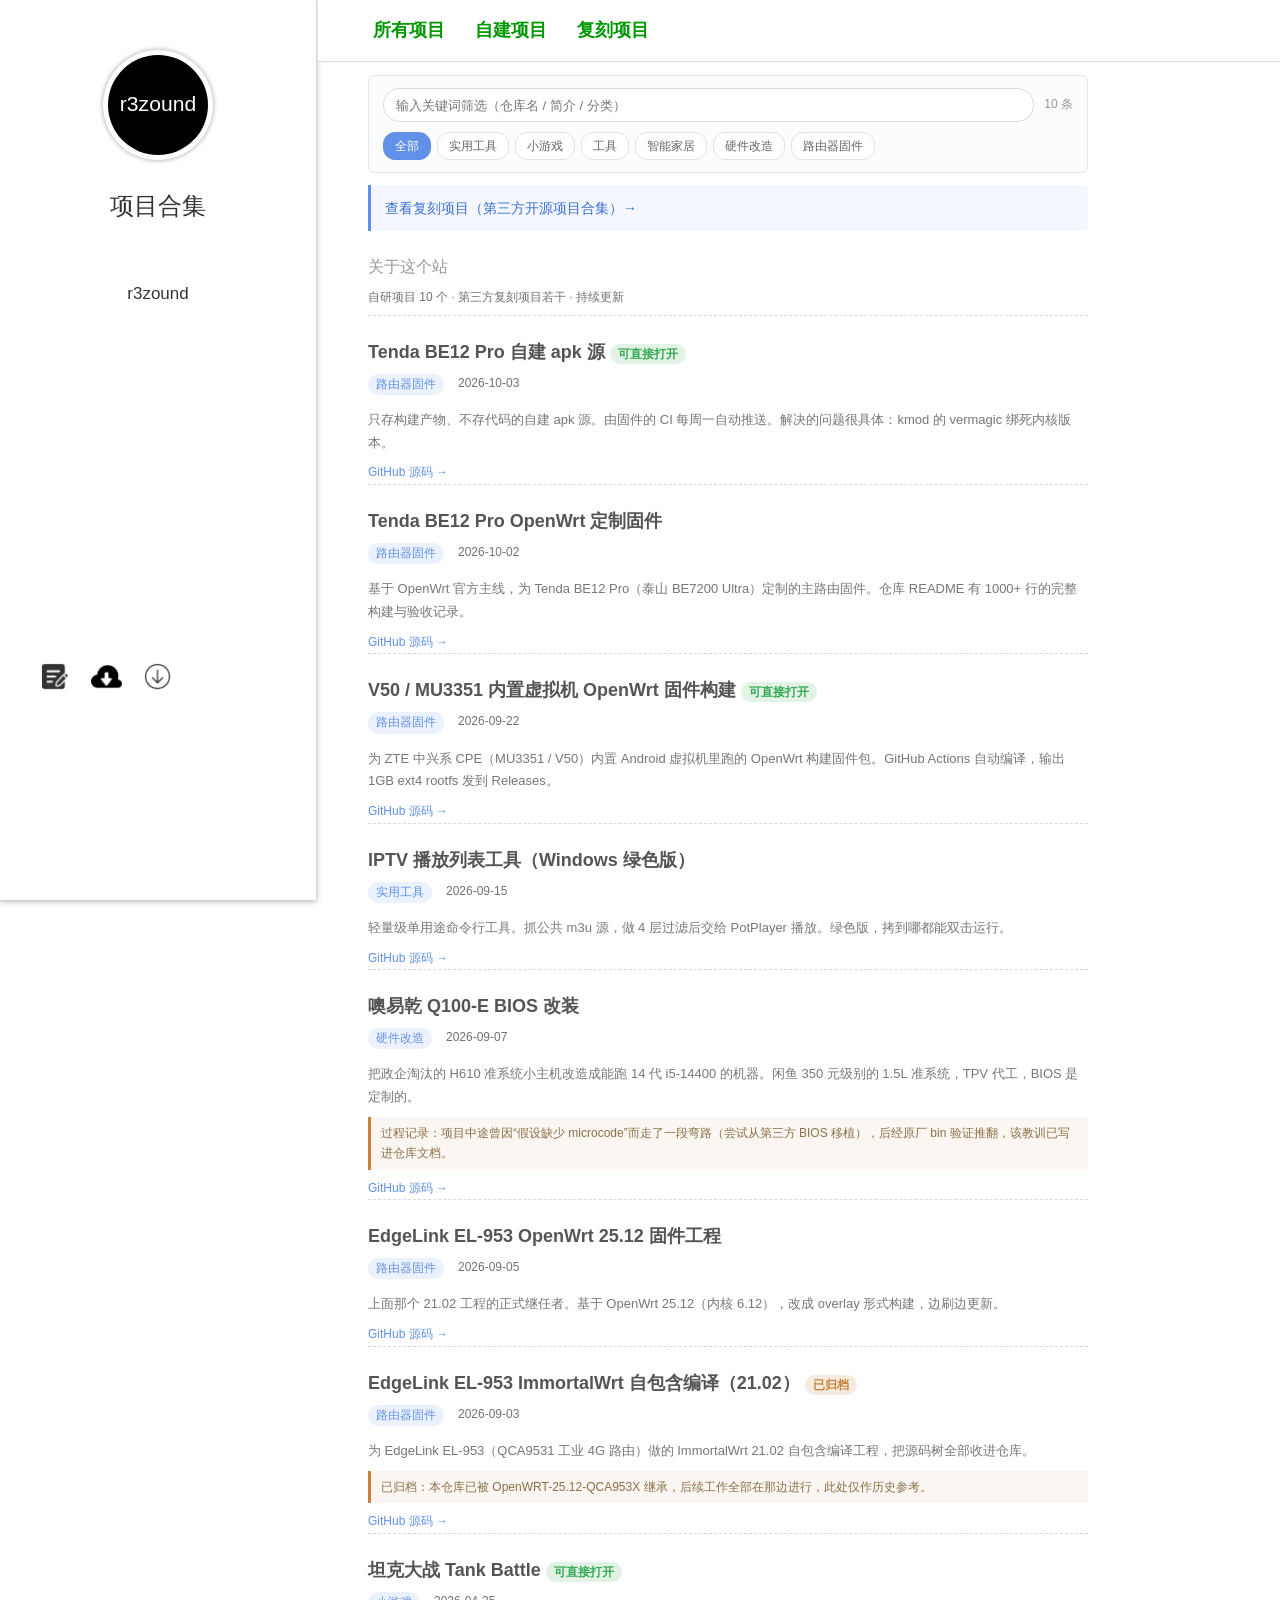
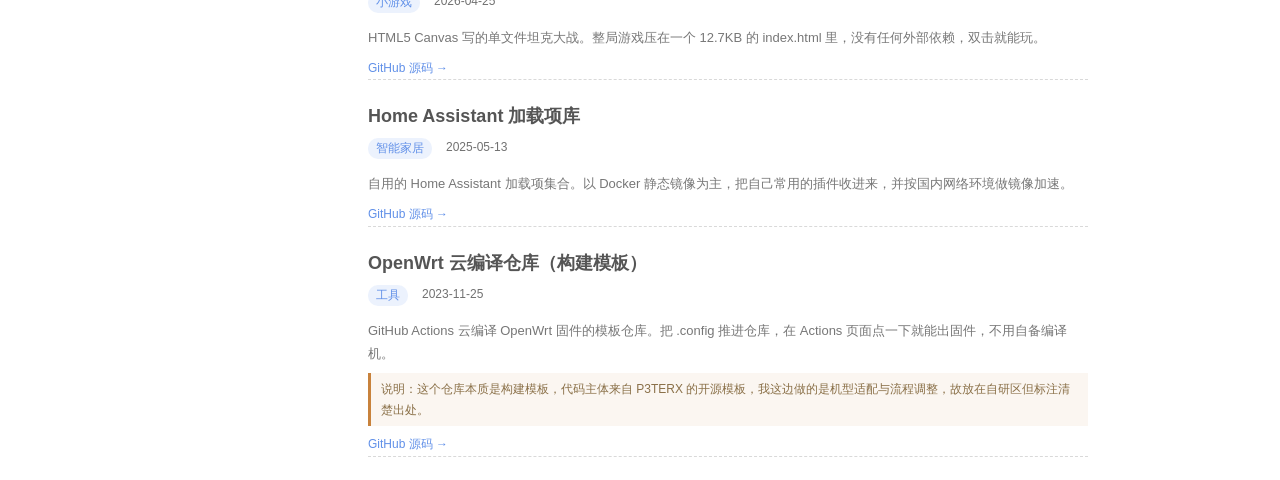
<file: index.html>
<!DOCTYPE html>
<html lang="zh-CN">
<head>
  <meta charset="UTF-8">
  <meta http-equiv="X-UA-Compatible" content="IE=edge,chrome=1">
  <meta name="viewport" content="width=device-width, initial-scale=1, maximum-scale=1, user-scalable=no">
  <meta name="keywords" content="r3zound 的项目站, r3zound, GitHub, 开源项目">
  <meta name="description" content="自研项目与工具合集">
  <link rel="stylesheet" type="text/css" href="/style/main.css">
  <link rel="stylesheet" type="text/css" href="/assets/site.css?v=cc775f8c">
  <link rel="shortcut icon" href="/images/favicon.ico" title="Favicon">
  <title>r3zound 的项目站</title>
</head>
<body>
  <div class="left-aside">
    <div class="face-img">
      <svg xmlns="http://www.w3.org/2000/svg" width="180" height="180" viewBox="0 0 180 180">
        <rect width="100%" height="100%" fill="black"></rect>
        <text x="50%" y="50%" text-anchor="middle" dy=".3em" fill="white" font-size="38" font-family="sans-serif">r3zound</text>
      </svg>
    </div>
    <div class="intro-word">
        <h2>项目合集</h2>
        <p>r3zound</p>
    </div>
    <div class="sns">
        <ul>
            <li>
                <a target="_blank" rel="noopener" href="https://github.com/r3zound" title="GitHub">
                    <img src="/assets/icons/blog.png" alt="GitHub" data-tooltip="GitHub">
                </a>
            </li>
            <li>
                <a target="_blank" rel="noopener" href="https://github.com/r3zound?tab=repositories" title="全部仓库">
                    <img src="/assets/icons/download.png" alt="全部仓库" data-tooltip="全部仓库">
                </a>
            </li>
            <li>
                <a target="_blank" rel="noopener" href="https://github.com/r3zound/r3zound.github.io" title="本站在 GitHub">
                    <img src="/assets/icons/epan.png" alt="本站在 GitHub" data-tooltip="本站在 GitHub">
                </a>
            </li>
        </ul>
    </div>
</div>
  <div class="right-aside">
    <div class="right-nav ms">
        <div class="main">
          <svg id="nav-menu" class="icon icon-menu" aria-hidden="true">
            <use xlink:href="#icon-menu"></use>
          </svg>
          <ul class="left">
            <li><a href="/" class="active">所有项目</a></li>
            <li><a href="/#own" class="">自建项目</a></li>
            <li><a href="/third-party/" class="">复刻项目</a></li>
          </ul>
        </div>
    </div>
    <div class="right-main">
        <div class="clear"></div>
    <div class="filter-bar" data-scope="own">
      <div class="filter-row">
        <input type="search" class="fsearch" id="fsearch-own"
               placeholder="输入关键词筛选（仓库名 / 简介 / 分类）" autocomplete="off"
               aria-label="按关键词筛选">
        <span class="fcount" id="fcount-own"></span>
      </div>
      <div class="filter-chips">
        <button type="button" class="fchip active" data-tag="">全部</button>
          <button type="button" class="fchip" data-tag="实用工具">实用工具</button>
          <button type="button" class="fchip" data-tag="小游戏">小游戏</button>
          <button type="button" class="fchip" data-tag="工具">工具</button>
          <button type="button" class="fchip" data-tag="智能家居">智能家居</button>
          <button type="button" class="fchip" data-tag="硬件改造">硬件改造</button>
          <button type="button" class="fchip" data-tag="路由器固件">路由器固件</button>
      </div>
    </div>    <div class="anchor-entry" id="jump-replicas"><a href="/third-party/">查看复刻项目（第三方开源项目合集）→</a></div>
        <div class="list" id="own">
      <div class="item site-intro">
      <div class="title"><span>关于这个站</span></div>
      <div class="info"><ul><li>自研项目 10 个 &middot; 第三方复刻项目若干 &middot; 持续更新</li></ul></div>
      </div>
      <div class="item filterable" data-tag="路由器固件" data-date="2026-10-03" data-hay="tenda be12 pro 自建 apk 源 只存构建产物、不存代码的自建 apk 源。由固件的 ci 每周一自动推送。解决的问题很具体：kmod 的 vermagic 绑死内核版本。 路由器固件 tenda-repo ">
      <div class="title">
        <a href="/projects/2026-10-03/tenda-repo/">Tenda BE12 Pro 自建 apk 源 <span class="badge badge-embed">可直接打开</span></a>
      </div>
      <div class="info">
        <ul>
          <li><span class="tag">路由器固件</span></li>
          <li>2026-10-03</li>
        </ul>
        <p class="item-summary">只存构建产物、不存代码的自建 apk 源。由固件的 CI 每周一自动推送。解决的问题很具体：kmod 的 vermagic 绑死内核版本。</p>
        <p class="item-links"><a href="https://github.com/r3zound/tenda-repo" target="_blank" rel="noopener">GitHub 源码 →</a></p>
      </div>
    </div>
      <div class="item filterable" data-tag="路由器固件" data-date="2026-10-02" data-hay="tenda be12 pro openwrt 定制固件 基于 openwrt 官方主线，为 tenda be12 pro（泰山 be7200 ultra）定制的主路由固件。仓库 readme 有 1000+ 行的完整构建与验收记录。 路由器固件 tenda-be12-pro-openwrt ">
      <div class="title">
        <a href="/projects/2026-10-02/tenda-be12-pro-openwrt/">Tenda BE12 Pro OpenWrt 定制固件</a>
      </div>
      <div class="info">
        <ul>
          <li><span class="tag">路由器固件</span></li>
          <li>2026-10-02</li>
        </ul>
        <p class="item-summary">基于 OpenWrt 官方主线，为 Tenda BE12 Pro（泰山 BE7200 Ultra）定制的主路由固件。仓库 README 有 1000+ 行的完整构建与验收记录。</p>
        <p class="item-links"><a href="https://github.com/r3zound/Tenda-BE12-Pro-OpenWrt" target="_blank" rel="noopener">GitHub 源码 →</a></p>
      </div>
    </div>
      <div class="item filterable" data-tag="路由器固件" data-date="2026-09-22" data-hay="v50 / mu3351 内置虚拟机 openwrt 固件构建 为 zte 中兴系 cpe（mu3351 / v50）内置 android 虚拟机里跑的 openwrt 构建固件包。github actions 自动编译，输出 1gb ext4 rootfs 发到 releases。 路由器固件 openwrt-v50-builder ">
      <div class="title">
        <a href="/projects/2026-09-22/openwrt-v50-builder/">V50 / MU3351 内置虚拟机 OpenWrt 固件构建 <span class="badge badge-embed">可直接打开</span></a>
      </div>
      <div class="info">
        <ul>
          <li><span class="tag">路由器固件</span></li>
          <li>2026-09-22</li>
        </ul>
        <p class="item-summary">为 ZTE 中兴系 CPE（MU3351 / V50）内置 Android 虚拟机里跑的 OpenWrt 构建固件包。GitHub Actions 自动编译，输出 1GB ext4 rootfs 发到 Releases。</p>
        <p class="item-links"><a href="https://github.com/r3zound/openwrt-v50-builder" target="_blank" rel="noopener">GitHub 源码 →</a></p>
      </div>
    </div>
      <div class="item filterable" data-tag="实用工具" data-date="2026-09-15" data-hay="iptv 播放列表工具（windows 绿色版） 轻量级单用途命令行工具。抓公共 m3u 源，做 4 层过滤后交给 potplayer 播放。绿色版，拷到哪都能双击运行。 实用工具 iptv-desktop ">
      <div class="title">
        <a href="/projects/2026-09-15/iptv-desktop/">IPTV 播放列表工具（Windows 绿色版）</a>
      </div>
      <div class="info">
        <ul>
          <li><span class="tag">实用工具</span></li>
          <li>2026-09-15</li>
        </ul>
        <p class="item-summary">轻量级单用途命令行工具。抓公共 m3u 源，做 4 层过滤后交给 PotPlayer 播放。绿色版，拷到哪都能双击运行。</p>
        <p class="item-links"><a href="https://github.com/r3zound/iptv-desktop" target="_blank" rel="noopener">GitHub 源码 →</a></p>
      </div>
    </div>
      <div class="item filterable" data-tag="硬件改造" data-date="2026-09-07" data-hay="噢易乾 q100-e bios 改装 把政企淘汰的 h610 准系统小主机改造成能跑 14 代 i5-14400 的机器。闲鱼 350 元级别的 1.5l 准系统，tpv 代工，bios 是定制的。 硬件改造 os-easy-q100-e 过程记录：项目中途曾因“假设缺少 microcode”而走了一段弯路（尝试从第三方 bios 移植），后经原厂 bin 验证推翻，该教训已写进仓库文档。">
      <div class="title">
        <a href="/projects/2026-09-07/os-easy-q100-e/">噢易乾 Q100-E BIOS 改装</a>
      </div>
      <div class="info">
        <ul>
          <li><span class="tag">硬件改造</span></li>
          <li>2026-09-07</li>
        </ul>
        <p class="item-summary">把政企淘汰的 H610 准系统小主机改造成能跑 14 代 i5-14400 的机器。闲鱼 350 元级别的 1.5L 准系统，TPV 代工，BIOS 是定制的。</p>
        <p class="item-note">过程记录：项目中途曾因“假设缺少 microcode”而走了一段弯路（尝试从第三方 BIOS 移植），后经原厂 bin 验证推翻，该教训已写进仓库文档。</p>
        <p class="item-links"><a href="https://github.com/r3zound/OS-EASY-Q100-E" target="_blank" rel="noopener">GitHub 源码 →</a></p>
      </div>
    </div>
      <div class="item filterable" data-tag="路由器固件" data-date="2026-09-05" data-hay="edgelink el-953 openwrt 25.12 固件工程 上面那个 21.02 工程的正式继任者。基于 openwrt 25.12（内核 6.12），改成 overlay 形式构建，边刷边更新。 路由器固件 openwrt-25.12-qca953x ">
      <div class="title">
        <a href="/projects/2026-09-05/openwrt-25.12-qca953x/">EdgeLink EL-953 OpenWrt 25.12 固件工程</a>
      </div>
      <div class="info">
        <ul>
          <li><span class="tag">路由器固件</span></li>
          <li>2026-09-05</li>
        </ul>
        <p class="item-summary">上面那个 21.02 工程的正式继任者。基于 OpenWrt 25.12（内核 6.12），改成 overlay 形式构建，边刷边更新。</p>
        <p class="item-links"><a href="https://github.com/r3zound/OpenWRT-25.12-QCA953X" target="_blank" rel="noopener">GitHub 源码 →</a></p>
      </div>
    </div>
      <div class="item filterable" data-tag="路由器固件" data-date="2026-09-03" data-hay="edgelink el-953 immortalwrt 自包含编译（21.02） 为 edgelink el-953（qca9531 工业 4g 路由）做的 immortalwrt 21.02 自包含编译工程，把源码树全部收进仓库。 路由器固件 immortalwrt-ath79 已归档：本仓库已被 openwrt-25.12-qca953x 继承，后续工作全部在那边进行，此处仅作历史参考。">
      <div class="title">
        <a href="/projects/2026-09-03/immortalwrt-ath79/">EdgeLink EL-953 ImmortalWrt 自包含编译（21.02） <span class="badge badge-archived">已归档</span></a>
      </div>
      <div class="info">
        <ul>
          <li><span class="tag">路由器固件</span></li>
          <li>2026-09-03</li>
        </ul>
        <p class="item-summary">为 EdgeLink EL-953（QCA9531 工业 4G 路由）做的 ImmortalWrt 21.02 自包含编译工程，把源码树全部收进仓库。</p>
        <p class="item-note">已归档：本仓库已被 OpenWRT-25.12-QCA953X 继承，后续工作全部在那边进行，此处仅作历史参考。</p>
        <p class="item-links"><a href="https://github.com/r3zound/immortalwrt-ath79" target="_blank" rel="noopener">GitHub 源码 →</a></p>
      </div>
    </div>
      <div class="item filterable" data-tag="小游戏" data-date="2026-04-25" data-hay="坦克大战 tank battle html5 canvas 写的单文件坦克大战。整局游戏压在一个 12.7kb 的 index.html 里，没有任何外部依赖，双击就能玩。 小游戏 tank-battle ">
      <div class="title">
        <a href="/projects/2026-04-25/tank-battle/">坦克大战 Tank Battle <span class="badge badge-embed">可直接打开</span></a>
      </div>
      <div class="info">
        <ul>
          <li><span class="tag">小游戏</span></li>
          <li>2026-04-25</li>
        </ul>
        <p class="item-summary">HTML5 Canvas 写的单文件坦克大战。整局游戏压在一个 12.7KB 的 index.html 里，没有任何外部依赖，双击就能玩。</p>
        <p class="item-links"><a href="https://github.com/r3zound/tank-battle" target="_blank" rel="noopener">GitHub 源码 →</a></p>
      </div>
    </div>
      <div class="item filterable" data-tag="智能家居" data-date="2025-05-13" data-hay="home assistant 加载项库 自用的 home assistant 加载项集合。以 docker 静态镜像为主，把自己常用的插件收进来，并按国内网络环境做镜像加速。 智能家居 hass-addons ">
      <div class="title">
        <a href="/projects/2025-05-13/hass-addons/">Home Assistant 加载项库</a>
      </div>
      <div class="info">
        <ul>
          <li><span class="tag">智能家居</span></li>
          <li>2025-05-13</li>
        </ul>
        <p class="item-summary">自用的 Home Assistant 加载项集合。以 Docker 静态镜像为主，把自己常用的插件收进来，并按国内网络环境做镜像加速。</p>
        <p class="item-links"><a href="https://github.com/r3zound/hass-addons" target="_blank" rel="noopener">GitHub 源码 →</a></p>
      </div>
    </div>
      <div class="item filterable" data-tag="工具" data-date="2023-11-25" data-hay="openwrt 云编译仓库（构建模板） github actions 云编译 openwrt 固件的模板仓库。把 .config 推进仓库，在 actions 页面点一下就能出固件，不用自备编译机。 工具 openwrt-firmware 说明：这个仓库本质是构建模板，代码主体来自 p3terx 的开源模板，我这边做的是机型适配与流程调整，故放在自研区但标注清楚出处。">
      <div class="title">
        <a href="/projects/2023-11-25/openwrt-firmware/">OpenWrt 云编译仓库（构建模板）</a>
      </div>
      <div class="info">
        <ul>
          <li><span class="tag">工具</span></li>
          <li>2023-11-25</li>
        </ul>
        <p class="item-summary">GitHub Actions 云编译 OpenWrt 固件的模板仓库。把 .config 推进仓库，在 Actions 页面点一下就能出固件，不用自备编译机。</p>
        <p class="item-note">说明：这个仓库本质是构建模板，代码主体来自 P3TERX 的开源模板，我这边做的是机型适配与流程调整，故放在自研区但标注清楚出处。</p>
        <p class="item-links"><a href="https://github.com/r3zound/openwrt-firmware" target="_blank" rel="noopener">GitHub 源码 →</a></p>
      </div>
    </div>
        </div>
    <div class="fempty" id="fempty-own" hidden>
      <p>没有匹配的项目。</p>
      <p class="fempty-tip">试试别的关键词，或点「全部」取消分类筛选。</p>
    </div>
    </div>
</div>
<script src="/assets/filter.js?v=cc775f8c"></script>
<div class="footer">
  <div class="info">
    <p>
      <a target="_blank" rel="noopener" href="https://github.com/r3zound">r3zound</a>
      &middot;
      <a href="/">所有项目</a>
      &middot;
      <a href="/#own">自建项目</a>
      &middot;
      <a href="/third-party/">复刻项目</a>
    </p>
    <p>&copy;2018-2026 r3zound &middot; 视觉外壳基于 hexo-themes-yearn</p>
  </div>
</div>
<!-- 顺序是硬约束：main-patch.js 必须先于主题 main.js，否则整站脚本静默失效 -->
<script type="text/javascript" src="/assets/main-patch.js?v=cc775f8c"></script>
<script type="text/javascript" src="/js/main.js?v=cc775f8c"></script>
<script type="text/javascript" src="/js/my.js?v=cc775f8c"></script>
<script src="//at.alicdn.com/t/font_159214_mvtxvg9me9.js"></script>
</body>
</html>
</file>
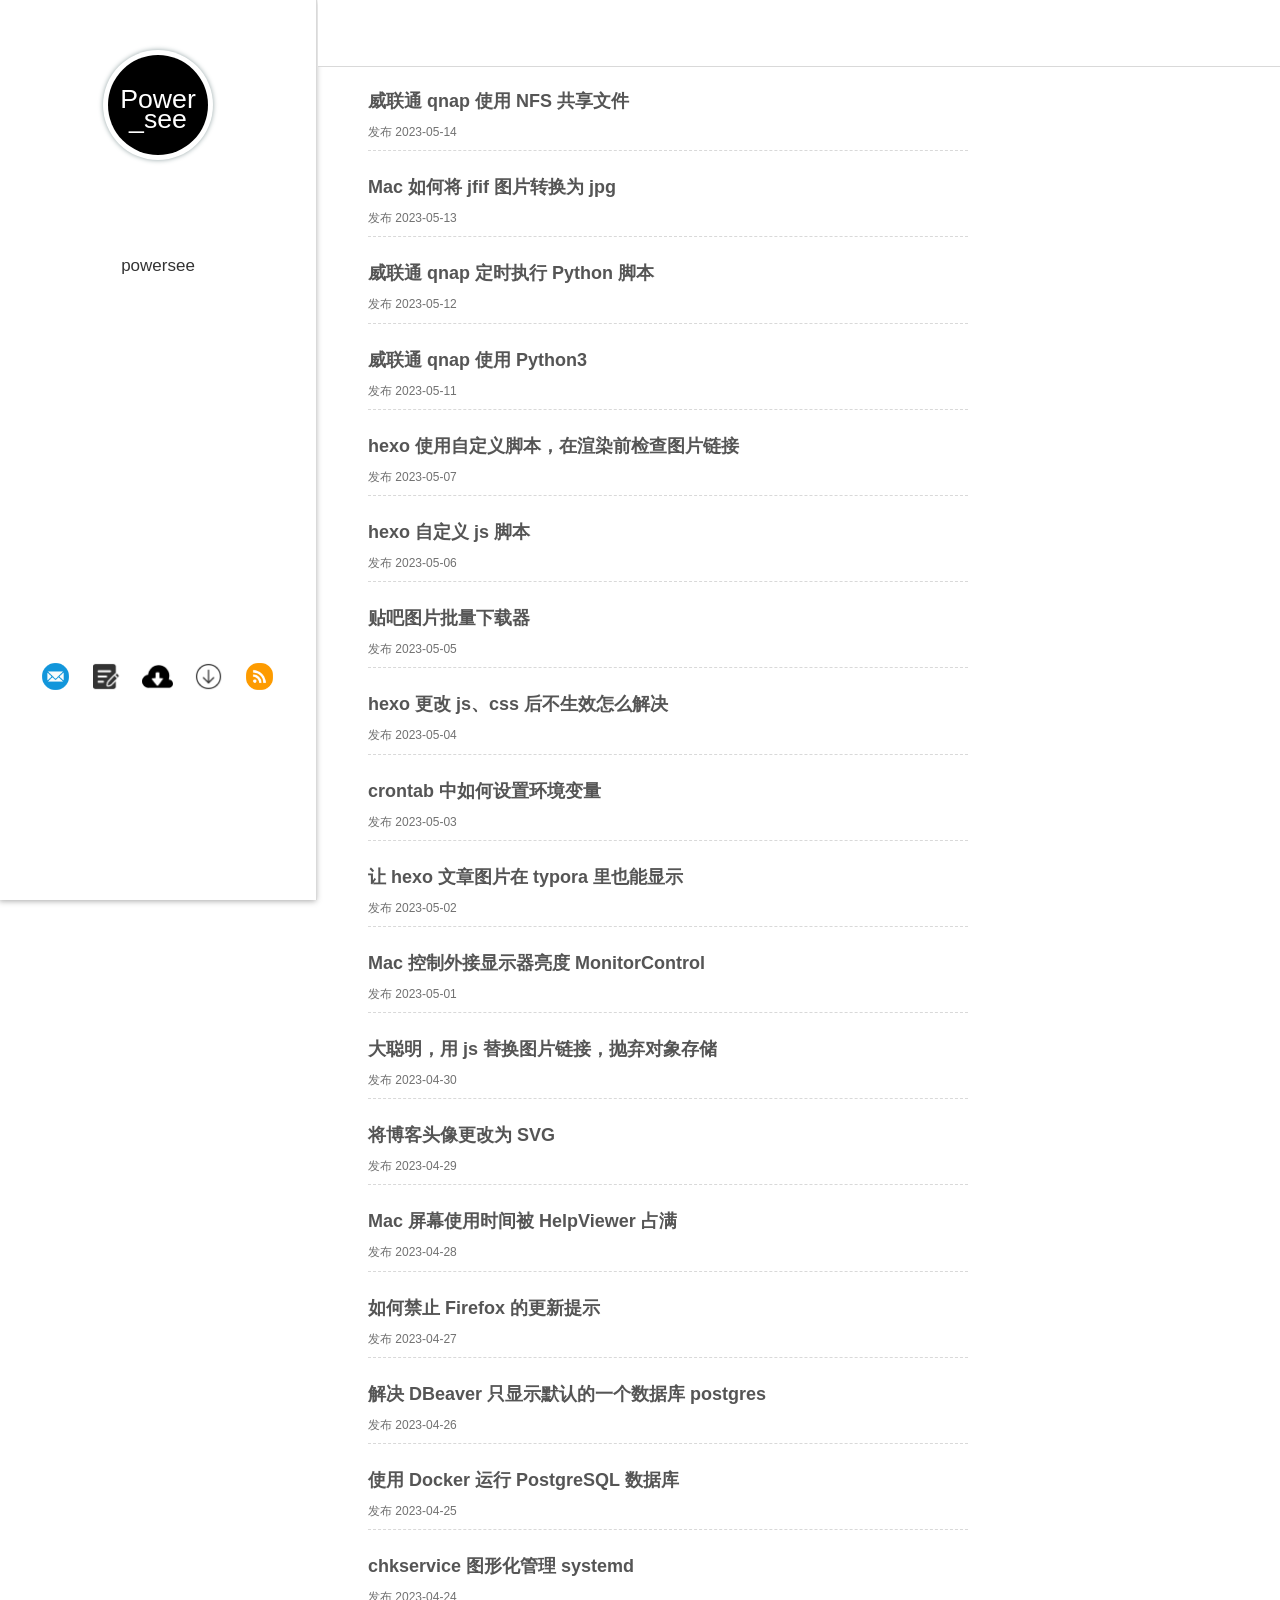
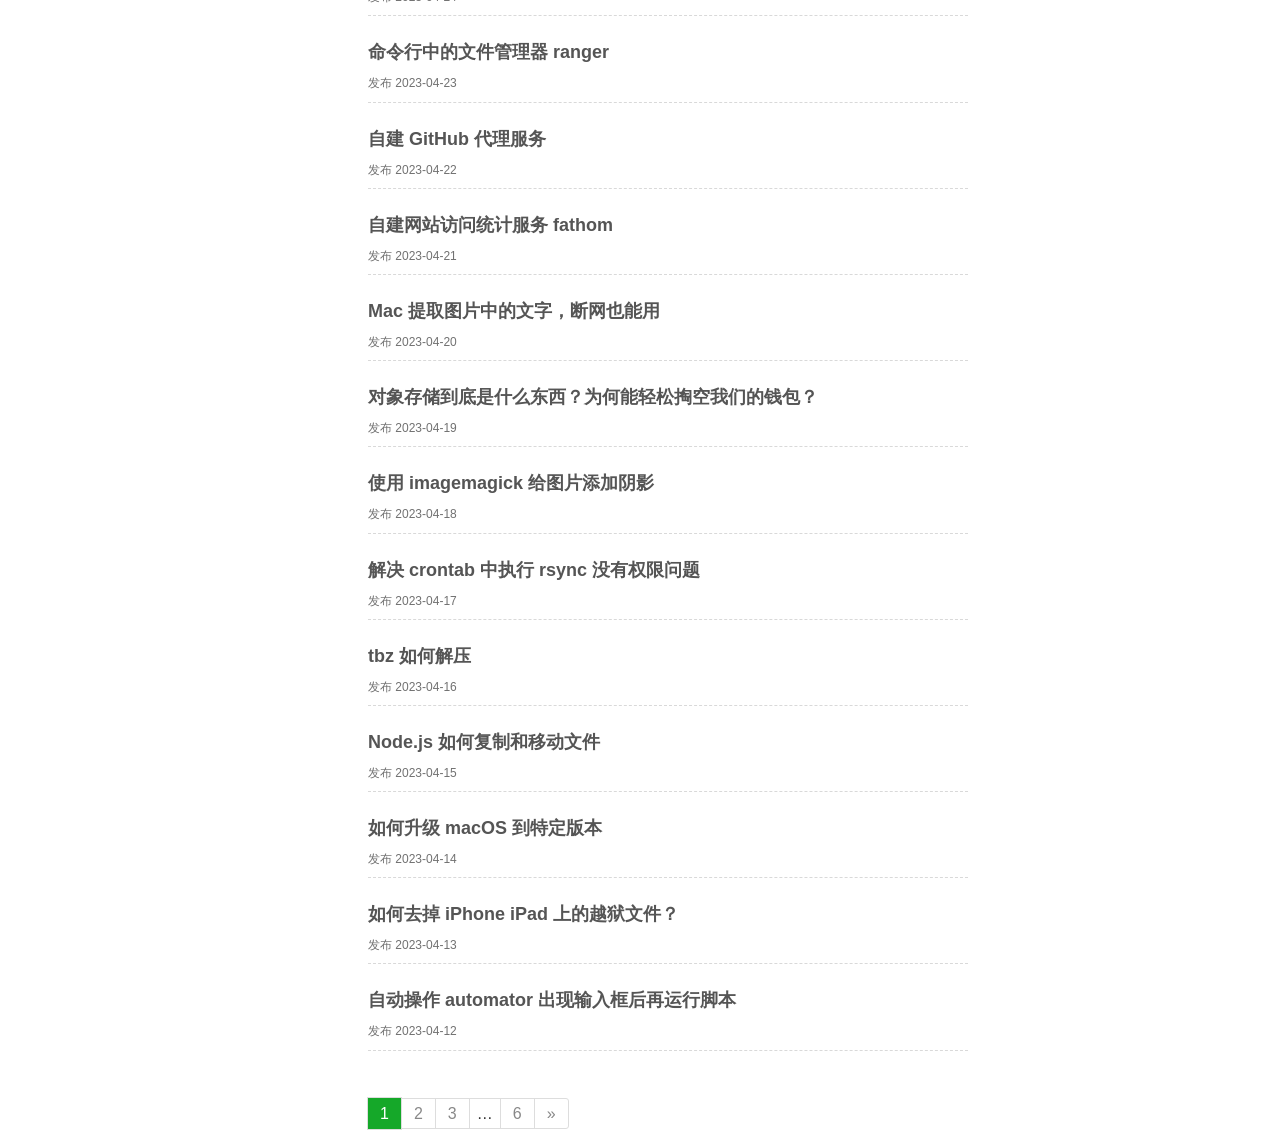
<file: archives/index.html>
<!DOCTYPE html>
<html lang="en">
<head>
  <meta charset="UTF-8">
  <meta http-equiv="X-UA-Compatible" content="IE=edge,chrome=1">
  <meta name="viewport" content="width=device-width, initial-scale=1, maximum-scale=1, user-scalable=no">
  <meta name="keywords" content="hexo,个人博客,blog" />
  <meta name="description" content="Powersee 的个人博客" />
  <meta http-equiv="x-dns-prefetch-control" content="on">
  <link rel="dns-prefetch" href="https://busuanzi.ibruce.info">
  <link rel="dns-prefetch" href="https://at.alicdn.com">
  
  
  
  <link rel="stylesheet" type="text/css" href="/./style/main.css">
	<link rel="shortcut icon" href="/blog.svg" title="Favicon">
	<title>Powersee的博客</title>
  
  
<meta name="generator" content="Hexo 6.0.0"><link rel="alternate" href="/atom.xml" title="Powersee的博客" type="application/atom+xml">
</head>
<body>
  <div class="left-aside">
    <!-- <div class="face-img"><img src="/./img/powersee.jpeg"></div> -->
    <div class="face-img">
      <svg xmlns="http://www.w3.org/2000/svg" width="180" height="180" viewBox="0 0 180 180">
        <rect width="100%" height="100%" fill="black"></rect> <!-- 黑色背景矩形 -->
        <text x="50%" y="45%" text-anchor="middle" dy=".3em" fill="white" font-size="48" font-family="sans-serif">Power</text> <!-- 文字 "Power"，居中对齐，白色填充，字号 48px，字体 sans-serif -->
          <text x="50%" y="65%" text-anchor="middle" dy=".3em" fill="white" font-size="48" font-family="sans-serif">_see</text>
      </svg>
    </div>
    <div class="intro-word">
        <h2></h2>
        <p>powersee</p>
    </div>
    <div class="sns">
        <ul>
            
            <li>
                <a target="_blank" href="mailto:powersee@powersee.top" title="电子邮箱">
                    <img src="/./img/icon-email.png" alt="电子邮箱" data-tooltip="电子邮箱">
                </a>
            </li>
            
            <li>
                <a target="_blank" href="https://blog.powersee.top/" title="备份博客">
                    <img src="/./img/blog.png" alt="备份博客" data-tooltip="备份博客">
                </a>
            </li>
            
            <li>
                <a target="_blank" href="https://pan.powersee.top/" title="下载站">
                    <img src="/./img/download.png" alt="下载站" data-tooltip="下载站">
                </a>
            </li>
            
            <li>
                <a target="_blank" href="http://veger.ysepan.com/" title="E 盘">
                    <img src="/./img/epan.png" alt="E 盘" data-tooltip="E 盘">
                </a>
            </li>
            
            <li>
                <a target="_blank" href="/atom.xml" title="RSS">
                    <img src="/./img/icon-rss.png" alt="RSS" data-tooltip="RSS">
                </a>
            </li>
            
        </ul>
    </div>
</div>
<div class="right-aside">
    <div class="right-nav ms">
        <div class="main">
          <svg id="nav-menu" class="icon icon-menu" aria-hidden="true">
            <use xlink:href="#icon-menu"></use>
          </svg>
          <ul class="left">
              
          </ul>
          <div class="search">
            <div class="search-box">
              <input type="search"  id="search" class="input-search" placeholder="搜索">
              <i class="icon-search"></i>
              <div class="search-result-box">
                <ul id="search-result"></ul>
              </div>
            </div>
            <svg id="nav-search" class="icon icon-search" aria-hidden="true">
              <use xlink:href="#icon-search"></use>
            </svg>
          </div>
        </div>
    </div>
    <div class="right-main">
        <!-- <div class="category">
            <ul>
                <li><a href="/" class="">最新</a></li>
                
                    <li><a href="/categories/mac/" class="">mac</a></li>
                
                    <li><a href="/categories/手机/" class="">手机</a></li>
                
                    <li><a href="/categories/服务器/" class="">服务器</a></li>
                
                    <li><a href="/categories/随笔/" class="">随笔</a></li>
                
            </ul>
        </div> -->
        <div class="clear"></div>
        <div class="list">
            <div>
                
                
  
    <div class="item">
      <div class="title">
        <a href="/2023/05/qnap-nfs/">威联通 qnap 使用 NFS 共享文件</a>
      </div>
      <div class="info">
        <ul>
          <li>发布 <time datetime="2023-05-13T16:29:37.000Z" itemprop="date">2023-05-14</time>
          </li>
          
          <!--<li> 评论 <span id = "url::https://powersee.github.io/2023/05/qnap-nfs/" class = "cy_cmt_count" ></span>
          </li>-->
        </ul>
      </div>
    </div>
  


                
                
  
    <div class="item">
      <div class="title">
        <a href="/2023/05/Mac-jfif/">Mac 如何将 jfif 图片转换为 jpg</a>
      </div>
      <div class="info">
        <ul>
          <li>发布 <time datetime="2023-05-12T16:39:11.000Z" itemprop="date">2023-05-13</time>
          </li>
          
          <!--<li> 评论 <span id = "url::https://powersee.github.io/2023/05/Mac-jfif/" class = "cy_cmt_count" ></span>
          </li>-->
        </ul>
      </div>
    </div>
  


                
                
  
    <div class="item">
      <div class="title">
        <a href="/2023/05/qnap-crontab/">威联通 qnap 定时执行 Python 脚本</a>
      </div>
      <div class="info">
        <ul>
          <li>发布 <time datetime="2023-05-11T16:01:33.000Z" itemprop="date">2023-05-12</time>
          </li>
          
          <!--<li> 评论 <span id = "url::https://powersee.github.io/2023/05/qnap-crontab/" class = "cy_cmt_count" ></span>
          </li>-->
        </ul>
      </div>
    </div>
  


                
                
  
    <div class="item">
      <div class="title">
        <a href="/2023/05/qnap-python3/">威联通 qnap 使用 Python3</a>
      </div>
      <div class="info">
        <ul>
          <li>发布 <time datetime="2023-05-11T07:43:55.000Z" itemprop="date">2023-05-11</time>
          </li>
          
          <!--<li> 评论 <span id = "url::https://powersee.github.io/2023/05/qnap-python3/" class = "cy_cmt_count" ></span>
          </li>-->
        </ul>
      </div>
    </div>
  


                
                
  
    <div class="item">
      <div class="title">
        <a href="/2023/05/hexo-img-before-render/">hexo 使用自定义脚本，在渲染前检查图片链接</a>
      </div>
      <div class="info">
        <ul>
          <li>发布 <time datetime="2023-05-07T15:57:32.000Z" itemprop="date">2023-05-07</time>
          </li>
          
          <!--<li> 评论 <span id = "url::https://powersee.github.io/2023/05/hexo-img-before-render/" class = "cy_cmt_count" ></span>
          </li>-->
        </ul>
      </div>
    </div>
  


                
                
  
    <div class="item">
      <div class="title">
        <a href="/2023/05/hexo-custom-script/">hexo 自定义 js 脚本</a>
      </div>
      <div class="info">
        <ul>
          <li>发布 <time datetime="2023-05-06T07:53:23.000Z" itemprop="date">2023-05-06</time>
          </li>
          
          <!--<li> 评论 <span id = "url::https://powersee.github.io/2023/05/hexo-custom-script/" class = "cy_cmt_count" ></span>
          </li>-->
        </ul>
      </div>
    </div>
  


                
                
  
    <div class="item">
      <div class="title">
        <a href="/2023/05/tieba-image-download/">贴吧图片批量下载器</a>
      </div>
      <div class="info">
        <ul>
          <li>发布 <time datetime="2023-05-05T15:04:25.000Z" itemprop="date">2023-05-05</time>
          </li>
          
          <!--<li> 评论 <span id = "url::https://powersee.github.io/2023/05/tieba-image-download/" class = "cy_cmt_count" ></span>
          </li>-->
        </ul>
      </div>
    </div>
  


                
                
  
    <div class="item">
      <div class="title">
        <a href="/2023/05/hexo-js-css-no-work/">hexo 更改 js、css 后不生效怎么解决</a>
      </div>
      <div class="info">
        <ul>
          <li>发布 <time datetime="2023-05-04T15:09:07.000Z" itemprop="date">2023-05-04</time>
          </li>
          
          <!--<li> 评论 <span id = "url::https://powersee.github.io/2023/05/hexo-js-css-no-work/" class = "cy_cmt_count" ></span>
          </li>-->
        </ul>
      </div>
    </div>
  


                
                
  
    <div class="item">
      <div class="title">
        <a href="/2023/05/crontab-env/">crontab 中如何设置环境变量</a>
      </div>
      <div class="info">
        <ul>
          <li>发布 <time datetime="2023-05-02T16:52:46.000Z" itemprop="date">2023-05-03</time>
          </li>
          
          <!--<li> 评论 <span id = "url::https://powersee.github.io/2023/05/crontab-env/" class = "cy_cmt_count" ></span>
          </li>-->
        </ul>
      </div>
    </div>
  


                
                
  
    <div class="item">
      <div class="title">
        <a href="/2023/05/hexo-typora-img/">让 hexo 文章图片在 typora 里也能显示</a>
      </div>
      <div class="info">
        <ul>
          <li>发布 <time datetime="2023-05-02T10:10:45.000Z" itemprop="date">2023-05-02</time>
          </li>
          
          <!--<li> 评论 <span id = "url::https://powersee.github.io/2023/05/hexo-typora-img/" class = "cy_cmt_count" ></span>
          </li>-->
        </ul>
      </div>
    </div>
  


                
                
  
    <div class="item">
      <div class="title">
        <a href="/2023/05/MonitorControl/">Mac 控制外接显示器亮度 MonitorControl</a>
      </div>
      <div class="info">
        <ul>
          <li>发布 <time datetime="2023-05-01T01:59:25.000Z" itemprop="date">2023-05-01</time>
          </li>
          
          <!--<li> 评论 <span id = "url::https://powersee.github.io/2023/05/MonitorControl/" class = "cy_cmt_count" ></span>
          </li>-->
        </ul>
      </div>
    </div>
  


                
                
  
    <div class="item">
      <div class="title">
        <a href="/2023/04/js-replace-img-link/">大聪明，用 js 替换图片链接，抛弃对象存储</a>
      </div>
      <div class="info">
        <ul>
          <li>发布 <time datetime="2023-04-29T16:03:57.000Z" itemprop="date">2023-04-30</time>
          </li>
          
          <!--<li> 评论 <span id = "url::https://powersee.github.io/2023/04/js-replace-img-link/" class = "cy_cmt_count" ></span>
          </li>-->
        </ul>
      </div>
    </div>
  


                
                
  
    <div class="item">
      <div class="title">
        <a href="/2023/04/blog-logo-svg/">将博客头像更改为 SVG</a>
      </div>
      <div class="info">
        <ul>
          <li>发布 <time datetime="2023-04-28T16:11:04.000Z" itemprop="date">2023-04-29</time>
          </li>
          
          <!--<li> 评论 <span id = "url::https://powersee.github.io/2023/04/blog-logo-svg/" class = "cy_cmt_count" ></span>
          </li>-->
        </ul>
      </div>
    </div>
  


                
                
  
    <div class="item">
      <div class="title">
        <a href="/2023/04/screentime-helpviewer/">Mac 屏幕使用时间被 HelpViewer 占满</a>
      </div>
      <div class="info">
        <ul>
          <li>发布 <time datetime="2023-04-27T17:15:40.000Z" itemprop="date">2023-04-28</time>
          </li>
          
          <!--<li> 评论 <span id = "url::https://powersee.github.io/2023/04/screentime-helpviewer/" class = "cy_cmt_count" ></span>
          </li>-->
        </ul>
      </div>
    </div>
  


                
                
  
    <div class="item">
      <div class="title">
        <a href="/2023/04/Firefox-no-update/">如何禁止 Firefox 的更新提示</a>
      </div>
      <div class="info">
        <ul>
          <li>发布 <time datetime="2023-04-26T16:18:00.000Z" itemprop="date">2023-04-27</time>
          </li>
          
          <!--<li> 评论 <span id = "url::https://powersee.github.io/2023/04/Firefox-no-update/" class = "cy_cmt_count" ></span>
          </li>-->
        </ul>
      </div>
    </div>
  


                
                
  
    <div class="item">
      <div class="title">
        <a href="/2023/04/DBeaver-postgresql/">解决 DBeaver 只显示默认的一个数据库 postgres</a>
      </div>
      <div class="info">
        <ul>
          <li>发布 <time datetime="2023-04-25T17:04:46.000Z" itemprop="date">2023-04-26</time>
          </li>
          
          <!--<li> 评论 <span id = "url::https://powersee.github.io/2023/04/DBeaver-postgresql/" class = "cy_cmt_count" ></span>
          </li>-->
        </ul>
      </div>
    </div>
  


                
                
  
    <div class="item">
      <div class="title">
        <a href="/2023/04/docker-postgresql/">使用 Docker 运行 PostgreSQL 数据库</a>
      </div>
      <div class="info">
        <ul>
          <li>发布 <time datetime="2023-04-24T16:00:24.000Z" itemprop="date">2023-04-25</time>
          </li>
          
          <!--<li> 评论 <span id = "url::https://powersee.github.io/2023/04/docker-postgresql/" class = "cy_cmt_count" ></span>
          </li>-->
        </ul>
      </div>
    </div>
  


                
                
  
    <div class="item">
      <div class="title">
        <a href="/2023/04/chkservice/">chkservice 图形化管理 systemd</a>
      </div>
      <div class="info">
        <ul>
          <li>发布 <time datetime="2023-04-23T16:09:15.000Z" itemprop="date">2023-04-24</time>
          </li>
          
          <!--<li> 评论 <span id = "url::https://powersee.github.io/2023/04/chkservice/" class = "cy_cmt_count" ></span>
          </li>-->
        </ul>
      </div>
    </div>
  


                
                
  
    <div class="item">
      <div class="title">
        <a href="/2023/04/ranger/">命令行中的文件管理器 ranger</a>
      </div>
      <div class="info">
        <ul>
          <li>发布 <time datetime="2023-04-22T16:10:57.000Z" itemprop="date">2023-04-23</time>
          </li>
          
          <!--<li> 评论 <span id = "url::https://powersee.github.io/2023/04/ranger/" class = "cy_cmt_count" ></span>
          </li>-->
        </ul>
      </div>
    </div>
  


                
                
  
    <div class="item">
      <div class="title">
        <a href="/2023/04/github-proxy/">自建 GitHub 代理服务</a>
      </div>
      <div class="info">
        <ul>
          <li>发布 <time datetime="2023-04-21T16:08:43.000Z" itemprop="date">2023-04-22</time>
          </li>
          
          <!--<li> 评论 <span id = "url::https://powersee.github.io/2023/04/github-proxy/" class = "cy_cmt_count" ></span>
          </li>-->
        </ul>
      </div>
    </div>
  


                
                
  
    <div class="item">
      <div class="title">
        <a href="/2023/04/fathom/">自建网站访问统计服务 fathom</a>
      </div>
      <div class="info">
        <ul>
          <li>发布 <time datetime="2023-04-20T16:07:27.000Z" itemprop="date">2023-04-21</time>
          </li>
          
          <!--<li> 评论 <span id = "url::https://powersee.github.io/2023/04/fathom/" class = "cy_cmt_count" ></span>
          </li>-->
        </ul>
      </div>
    </div>
  


                
                
  
    <div class="item">
      <div class="title">
        <a href="/2023/04/mac-image-to-text/">Mac 提取图片中的文字，断网也能用</a>
      </div>
      <div class="info">
        <ul>
          <li>发布 <time datetime="2023-04-19T16:01:02.000Z" itemprop="date">2023-04-20</time>
          </li>
          
          <!--<li> 评论 <span id = "url::https://powersee.github.io/2023/04/mac-image-to-text/" class = "cy_cmt_count" ></span>
          </li>-->
        </ul>
      </div>
    </div>
  


                
                
  
    <div class="item">
      <div class="title">
        <a href="/2023/04/about-oss/">对象存储到底是什么东西？为何能轻松掏空我们的钱包？</a>
      </div>
      <div class="info">
        <ul>
          <li>发布 <time datetime="2023-04-18T16:02:17.000Z" itemprop="date">2023-04-19</time>
          </li>
          
          <!--<li> 评论 <span id = "url::https://powersee.github.io/2023/04/about-oss/" class = "cy_cmt_count" ></span>
          </li>-->
        </ul>
      </div>
    </div>
  


                
                
  
    <div class="item">
      <div class="title">
        <a href="/2023/04/imagemagick-shadow/">使用 imagemagick 给图片添加阴影</a>
      </div>
      <div class="info">
        <ul>
          <li>发布 <time datetime="2023-04-17T16:09:42.000Z" itemprop="date">2023-04-18</time>
          </li>
          
          <!--<li> 评论 <span id = "url::https://powersee.github.io/2023/04/imagemagick-shadow/" class = "cy_cmt_count" ></span>
          </li>-->
        </ul>
      </div>
    </div>
  


                
                
  
    <div class="item">
      <div class="title">
        <a href="/2023/04/macos-crontab-not-permitted/">解决 crontab 中执行 rsync 没有权限问题</a>
      </div>
      <div class="info">
        <ul>
          <li>发布 <time datetime="2023-04-16T16:06:15.000Z" itemprop="date">2023-04-17</time>
          </li>
          
          <!--<li> 评论 <span id = "url::https://powersee.github.io/2023/04/macos-crontab-not-permitted/" class = "cy_cmt_count" ></span>
          </li>-->
        </ul>
      </div>
    </div>
  


                
                
  
    <div class="item">
      <div class="title">
        <a href="/2023/04/tbz/">tbz 如何解压</a>
      </div>
      <div class="info">
        <ul>
          <li>发布 <time datetime="2023-04-15T16:06:52.000Z" itemprop="date">2023-04-16</time>
          </li>
          
          <!--<li> 评论 <span id = "url::https://powersee.github.io/2023/04/tbz/" class = "cy_cmt_count" ></span>
          </li>-->
        </ul>
      </div>
    </div>
  


                
                
  
    <div class="item">
      <div class="title">
        <a href="/2023/04/nodejs-copy-and-move/">Node.js 如何复制和移动文件</a>
      </div>
      <div class="info">
        <ul>
          <li>发布 <time datetime="2023-04-14T17:19:23.000Z" itemprop="date">2023-04-15</time>
          </li>
          
          <!--<li> 评论 <span id = "url::https://powersee.github.io/2023/04/nodejs-copy-and-move/" class = "cy_cmt_count" ></span>
          </li>-->
        </ul>
      </div>
    </div>
  


                
                
  
    <div class="item">
      <div class="title">
        <a href="/2023/04/macos-update-to-specific-version/">如何升级 macOS 到特定版本</a>
      </div>
      <div class="info">
        <ul>
          <li>发布 <time datetime="2023-04-13T16:03:06.000Z" itemprop="date">2023-04-14</time>
          </li>
          
          <!--<li> 评论 <span id = "url::https://powersee.github.io/2023/04/macos-update-to-specific-version/" class = "cy_cmt_count" ></span>
          </li>-->
        </ul>
      </div>
    </div>
  


                
                
  
    <div class="item">
      <div class="title">
        <a href="/2023/04/iphone-ipad-remove-jailbreak/">如何去掉 iPhone iPad 上的越狱文件？</a>
      </div>
      <div class="info">
        <ul>
          <li>发布 <time datetime="2023-04-12T16:05:27.000Z" itemprop="date">2023-04-13</time>
          </li>
          
          <!--<li> 评论 <span id = "url::https://powersee.github.io/2023/04/iphone-ipad-remove-jailbreak/" class = "cy_cmt_count" ></span>
          </li>-->
        </ul>
      </div>
    </div>
  


                
                
  
    <div class="item">
      <div class="title">
        <a href="/2023/04/automator-input-box/">自动操作 automator 出现输入框后再运行脚本</a>
      </div>
      <div class="info">
        <ul>
          <li>发布 <time datetime="2023-04-11T16:13:21.000Z" itemprop="date">2023-04-12</time>
          </li>
          
          <!--<li> 评论 <span id = "url::https://powersee.github.io/2023/04/automator-input-box/" class = "cy_cmt_count" ></span>
          </li>-->
        </ul>
      </div>
    </div>
  


                
                
<nav class="page-nav">
    <span class="page-number current">1</span><a class="page-number" href="/archives/page/2/">2</a><a class="page-number" href="/archives/page/3/">3</a><span class="space">&hellip;</span><a class="page-number" href="/archives/page/6/">6</a><a class="extend next" rel="next" href="/archives/page/2/">»</a>
</nav>


            </div>
        </div>
        <!-- <div class="clear"></div> -->

    </div>
</div>
<!-- <script>
  var homeLeftBgArr = ''.split(',');
  var homeLeftBgArrLen = homeLeftBgArr.length;
  var leftBackgroundUrl = homeLeftBgArr[Math.floor(Math.random() * homeLeftBgArrLen)];
  var homeLeftAsideNode = document.getElementsByClassName('left-aside')[0];
  if (homeLeftAsideNode) {
    homeLeftAsideNode.style.backgroundImage = 'url(' + leftBackgroundUrl + ')';
  }
</script> -->
<script async src="//busuanzi.ibruce.info/busuanzi/2.3/busuanzi.pure.mini.js"></script>
</script>
<script>//console
  var consoleConfig = ''.split(',');
  var canConsole = 'false';
  var consoleInfo = (function(consoleConfig) {
  if (!canConsole || !consoleConfig || consoleConfig.length < 1) {
    return;
  }
  var consoleColor = '#6190e8';
  var _console;
  var backgroundTextStyle = 'padding: 1px 5px;color: #fff;background: ' + consoleColor + ';'
  var textStyle = 'color: ' + consoleColor + ';';

  consoleConfig.map(o => {
    var num = (o.match(/%c/g) || []).length;
    if(/^http(s)?:\/\//.test(o)) {
      console.log('%c     ', 'background: url(' + o + ') no-repeat left center;font-size: 180px;');
      return;
    }
    if (num > 0) {
      var logArguments = [];
      for (var i = 0; i < num; i++) {
        if (i % 2 === 0) {
          logArguments.push(backgroundTextStyle);
        } else {
          logArguments.push(textStyle);
        }
      }
      (_console = console).log.apply(_console, ['%c' + o, textStyle].concat(logArguments));
      return;
    }
    console.log('%c' + o, textStyle);
  });

}(consoleConfig));

// js 也放到 腾讯云 cos
</script><script type="text/javascript" src="https://blog-img-1259157239.cos.ap-guangzhou.myqcloud.com/js/main.js"></script>
<script type="text/javascript" src="/js/my.js"></script>

  <script src="//at.alicdn.com/t/font_159214_mvtxvg9me9.js"></script>
</body>
</html>
</file>
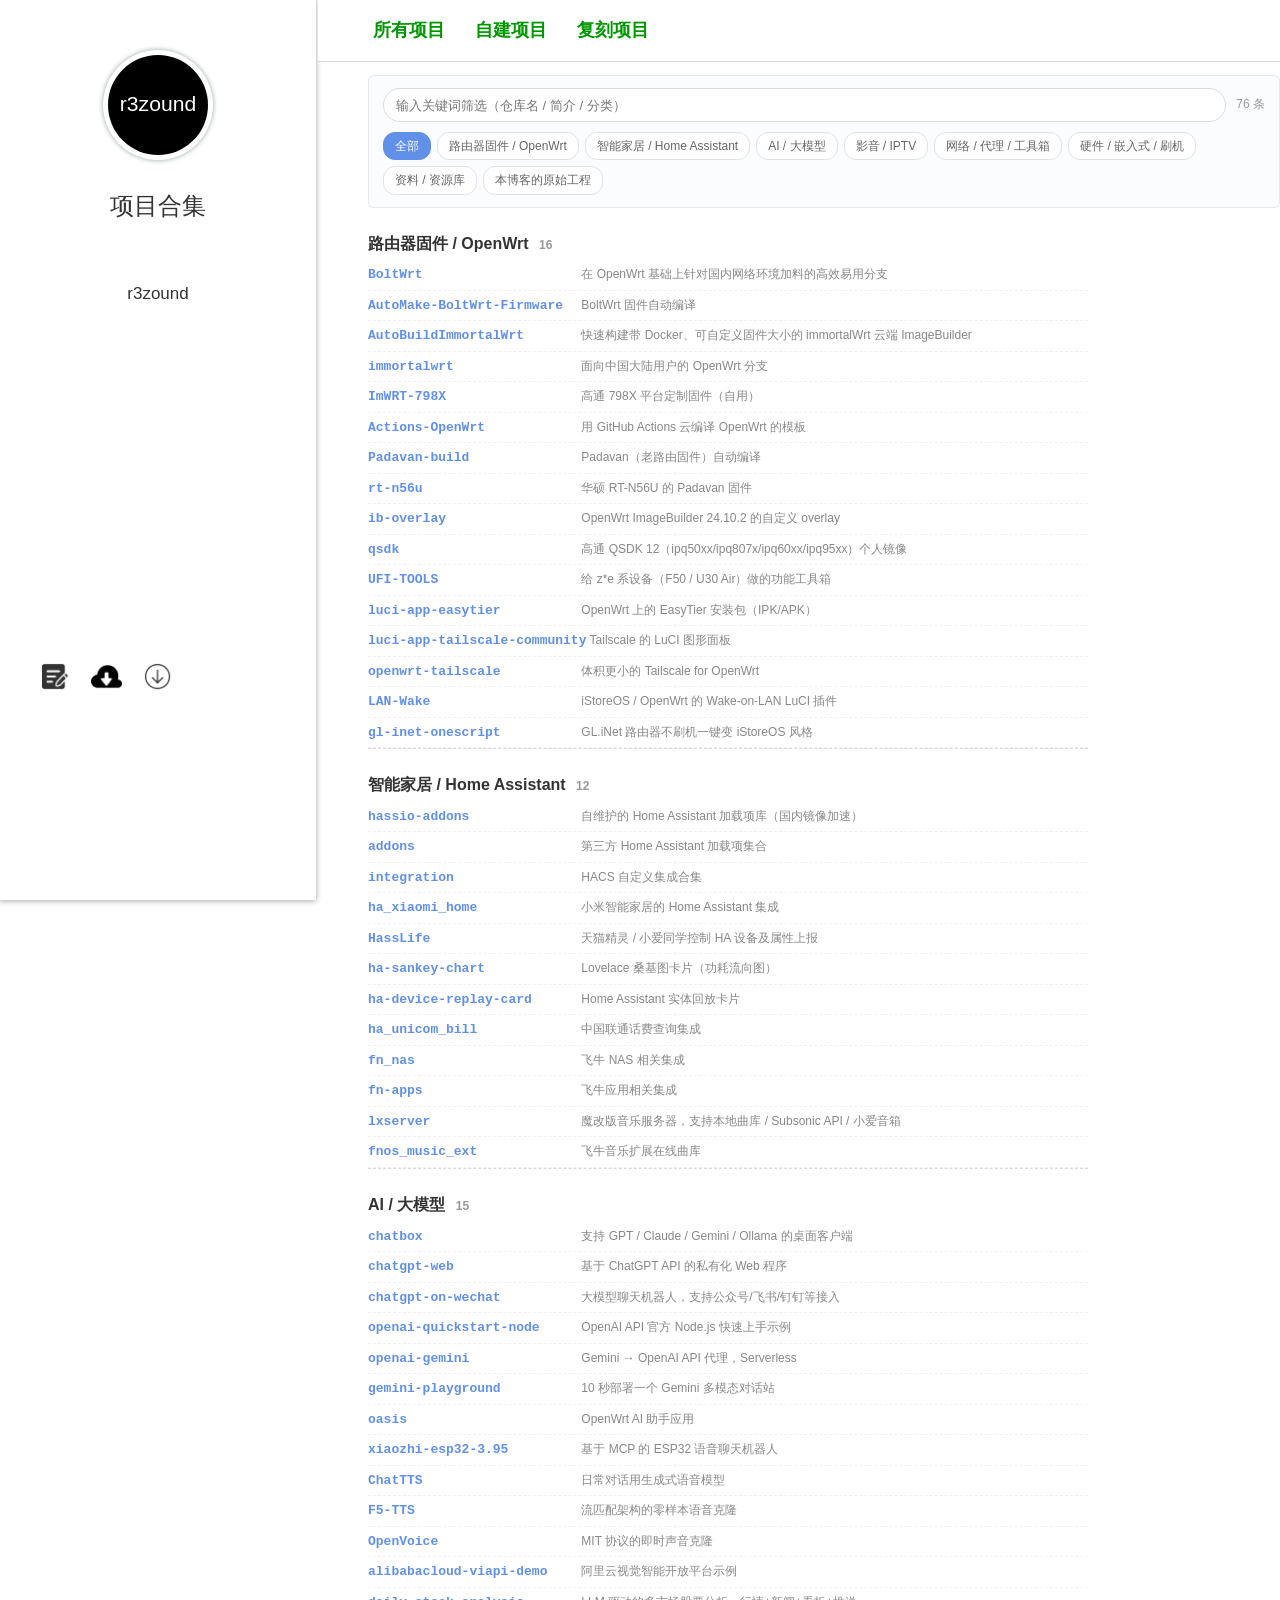
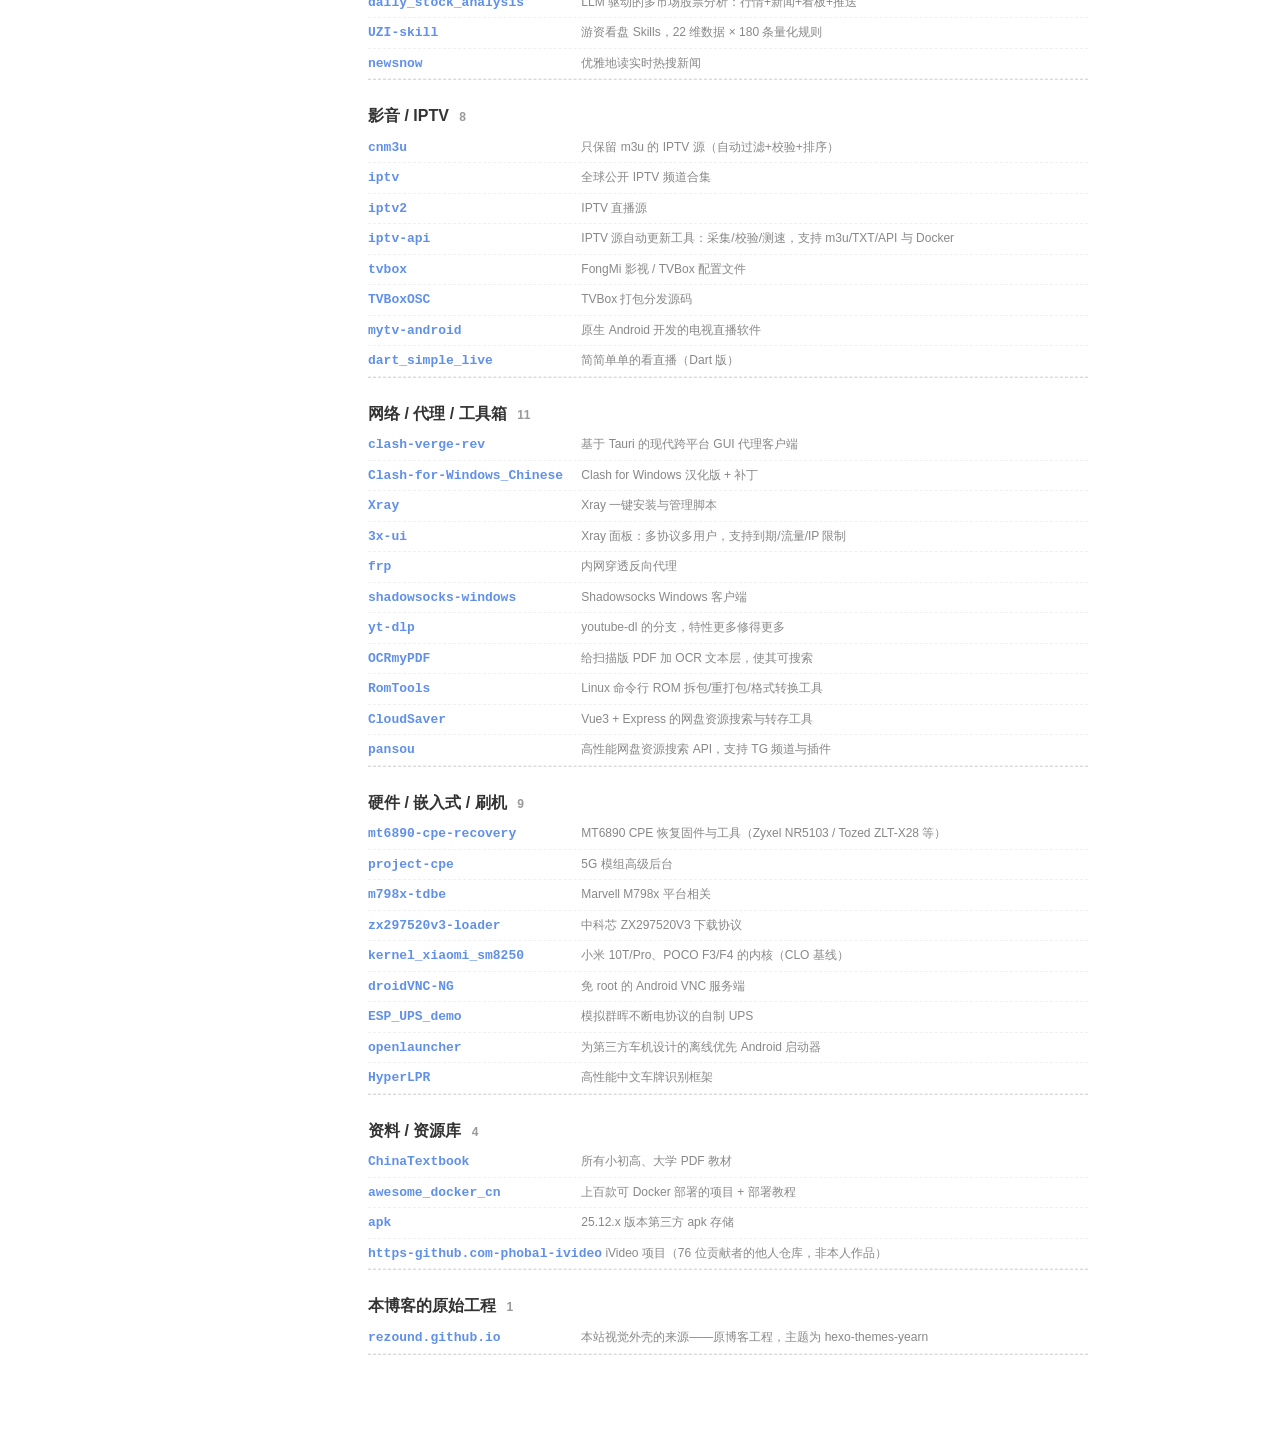
<file: third-party/index.html>
<!DOCTYPE html>
<html lang="zh-CN">
<head>
  <meta charset="UTF-8">
  <meta http-equiv="X-UA-Compatible" content="IE=edge,chrome=1">
  <meta name="viewport" content="width=device-width, initial-scale=1, maximum-scale=1, user-scalable=no">
  <meta name="keywords" content="r3zound 的项目站, r3zound, GitHub, 开源项目">
  <meta name="description" content="r3zound 复刻/收藏的第三方开源项目合集，按主题分组">
  <link rel="stylesheet" type="text/css" href="/style/main.css">
  <link rel="stylesheet" type="text/css" href="/assets/site.css?v=cc775f8c">
  <link rel="shortcut icon" href="/images/favicon.ico" title="Favicon">
  <title>复刻项目合集 — r3zound 的项目站</title>
</head>
<body>
  <div class="left-aside">
    <div class="face-img">
      <svg xmlns="http://www.w3.org/2000/svg" width="180" height="180" viewBox="0 0 180 180">
        <rect width="100%" height="100%" fill="black"></rect>
        <text x="50%" y="50%" text-anchor="middle" dy=".3em" fill="white" font-size="38" font-family="sans-serif">r3zound</text>
      </svg>
    </div>
    <div class="intro-word">
        <h2>项目合集</h2>
        <p>r3zound</p>
    </div>
    <div class="sns">
        <ul>
            <li>
                <a target="_blank" rel="noopener" href="https://github.com/r3zound" title="GitHub">
                    <img src="/assets/icons/blog.png" alt="GitHub" data-tooltip="GitHub">
                </a>
            </li>
            <li>
                <a target="_blank" rel="noopener" href="https://github.com/r3zound?tab=repositories" title="全部仓库">
                    <img src="/assets/icons/download.png" alt="全部仓库" data-tooltip="全部仓库">
                </a>
            </li>
            <li>
                <a target="_blank" rel="noopener" href="https://github.com/r3zound/r3zound.github.io" title="本站在 GitHub">
                    <img src="/assets/icons/epan.png" alt="本站在 GitHub" data-tooltip="本站在 GitHub">
                </a>
            </li>
        </ul>
    </div>
</div>
  <div class="right-aside">
    <div class="right-nav ms">
        <div class="main">
          <svg id="nav-menu" class="icon icon-menu" aria-hidden="true">
            <use xlink:href="#icon-menu"></use>
          </svg>
          <ul class="left">
            <li><a href="/" class="">所有项目</a></li>
            <li><a href="/#own" class="">自建项目</a></li>
            <li><a href="/third-party/" class="active">复刻项目</a></li>
          </ul>
        </div>
    </div>
    <div class="right-main">
        <div class="clear"></div>
    <div class="filter-bar" data-scope="replica">
      <div class="filter-row">
        <input type="search" class="fsearch" id="fsearch-replica"
               placeholder="输入关键词筛选（仓库名 / 简介 / 分类）" autocomplete="off"
               aria-label="按关键词筛选">
        <span class="fcount" id="fcount-replica"></span>
      </div>
      <div class="filter-chips">
        <button type="button" class="fchip active" data-tag="">全部</button>
          <button type="button" class="fchip" data-tag="路由器固件 / OpenWrt">路由器固件 / OpenWrt</button>
          <button type="button" class="fchip" data-tag="智能家居 / Home Assistant">智能家居 / Home Assistant</button>
          <button type="button" class="fchip" data-tag="AI / 大模型">AI / 大模型</button>
          <button type="button" class="fchip" data-tag="影音 / IPTV">影音 / IPTV</button>
          <button type="button" class="fchip" data-tag="网络 / 代理 / 工具箱">网络 / 代理 / 工具箱</button>
          <button type="button" class="fchip" data-tag="硬件 / 嵌入式 / 刷机">硬件 / 嵌入式 / 刷机</button>
          <button type="button" class="fchip" data-tag="资料 / 资源库">资料 / 资源库</button>
          <button type="button" class="fchip" data-tag="本博客的原始工程">本博客的原始工程</button>
      </div>
    </div>        <div class="list">
      <div class="item tp-group filterable-group" data-tag="路由器固件 / OpenWrt">
      <div class="title"><span>路由器固件 / OpenWrt <em class="tp-count">16</em></span></div>
      <div class="info">
        <ul class="tp-list">
          <li class="tp-item filterable" data-tag="路由器固件 / OpenWrt" data-hay="boltwrt 在 openwrt 基础上针对国内网络环境加料的高效易用分支 路由器固件 / openwrt">
            <a href="https://github.com/r3zound/BoltWrt" target="_blank" rel="noopener">BoltWrt</a>
            <span class="tp-desc">在 OpenWrt 基础上针对国内网络环境加料的高效易用分支</span>
          </li>
          <li class="tp-item filterable" data-tag="路由器固件 / OpenWrt" data-hay="automake-boltwrt-firmware boltwrt 固件自动编译 路由器固件 / openwrt">
            <a href="https://github.com/r3zound/AutoMake-BoltWrt-Firmware" target="_blank" rel="noopener">AutoMake-BoltWrt-Firmware</a>
            <span class="tp-desc">BoltWrt 固件自动编译</span>
          </li>
          <li class="tp-item filterable" data-tag="路由器固件 / OpenWrt" data-hay="autobuildimmortalwrt 快速构建带 docker、可自定义固件大小的 immortalwrt 云端 imagebuilder 路由器固件 / openwrt">
            <a href="https://github.com/r3zound/AutoBuildImmortalWrt" target="_blank" rel="noopener">AutoBuildImmortalWrt</a>
            <span class="tp-desc">快速构建带 Docker、可自定义固件大小的 immortalWrt 云端 ImageBuilder</span>
          </li>
          <li class="tp-item filterable" data-tag="路由器固件 / OpenWrt" data-hay="immortalwrt 面向中国大陆用户的 openwrt 分支 路由器固件 / openwrt">
            <a href="https://github.com/r3zound/immortalwrt" target="_blank" rel="noopener">immortalwrt</a>
            <span class="tp-desc">面向中国大陆用户的 OpenWrt 分支</span>
          </li>
          <li class="tp-item filterable" data-tag="路由器固件 / OpenWrt" data-hay="imwrt-798x 高通 798x 平台定制固件（自用） 路由器固件 / openwrt">
            <a href="https://github.com/r3zound/ImWRT-798X" target="_blank" rel="noopener">ImWRT-798X</a>
            <span class="tp-desc">高通 798X 平台定制固件（自用）</span>
          </li>
          <li class="tp-item filterable" data-tag="路由器固件 / OpenWrt" data-hay="actions-openwrt 用 github actions 云编译 openwrt 的模板 路由器固件 / openwrt">
            <a href="https://github.com/r3zound/Actions-OpenWrt" target="_blank" rel="noopener">Actions-OpenWrt</a>
            <span class="tp-desc">用 GitHub Actions 云编译 OpenWrt 的模板</span>
          </li>
          <li class="tp-item filterable" data-tag="路由器固件 / OpenWrt" data-hay="padavan-build padavan（老路由固件）自动编译 路由器固件 / openwrt">
            <a href="https://github.com/r3zound/Padavan-build" target="_blank" rel="noopener">Padavan-build</a>
            <span class="tp-desc">Padavan（老路由固件）自动编译</span>
          </li>
          <li class="tp-item filterable" data-tag="路由器固件 / OpenWrt" data-hay="rt-n56u 华硕 rt-n56u 的 padavan 固件 路由器固件 / openwrt">
            <a href="https://github.com/r3zound/rt-n56u" target="_blank" rel="noopener">rt-n56u</a>
            <span class="tp-desc">华硕 RT-N56U 的 Padavan 固件</span>
          </li>
          <li class="tp-item filterable" data-tag="路由器固件 / OpenWrt" data-hay="ib-overlay openwrt imagebuilder 24.10.2 的自定义 overlay 路由器固件 / openwrt">
            <a href="https://github.com/r3zound/ib-overlay" target="_blank" rel="noopener">ib-overlay</a>
            <span class="tp-desc">OpenWrt ImageBuilder 24.10.2 的自定义 overlay</span>
          </li>
          <li class="tp-item filterable" data-tag="路由器固件 / OpenWrt" data-hay="qsdk 高通 qsdk 12（ipq50xx/ipq807x/ipq60xx/ipq95xx）个人镜像 路由器固件 / openwrt">
            <a href="https://github.com/r3zound/qsdk" target="_blank" rel="noopener">qsdk</a>
            <span class="tp-desc">高通 QSDK 12（ipq50xx/ipq807x/ipq60xx/ipq95xx）个人镜像</span>
          </li>
          <li class="tp-item filterable" data-tag="路由器固件 / OpenWrt" data-hay="ufi-tools 给 z*e 系设备（f50 / u30 air）做的功能工具箱 路由器固件 / openwrt">
            <a href="https://github.com/r3zound/UFI-TOOLS" target="_blank" rel="noopener">UFI-TOOLS</a>
            <span class="tp-desc">给 z*e 系设备（F50 / U30 Air）做的功能工具箱</span>
          </li>
          <li class="tp-item filterable" data-tag="路由器固件 / OpenWrt" data-hay="luci-app-easytier openwrt 上的 easytier 安装包（ipk/apk） 路由器固件 / openwrt">
            <a href="https://github.com/r3zound/luci-app-easytier" target="_blank" rel="noopener">luci-app-easytier</a>
            <span class="tp-desc">OpenWrt 上的 EasyTier 安装包（IPK/APK）</span>
          </li>
          <li class="tp-item filterable" data-tag="路由器固件 / OpenWrt" data-hay="luci-app-tailscale-community tailscale 的 luci 图形面板 路由器固件 / openwrt">
            <a href="https://github.com/r3zound/luci-app-tailscale-community" target="_blank" rel="noopener">luci-app-tailscale-community</a>
            <span class="tp-desc">Tailscale 的 LuCI 图形面板</span>
          </li>
          <li class="tp-item filterable" data-tag="路由器固件 / OpenWrt" data-hay="openwrt-tailscale 体积更小的 tailscale for openwrt 路由器固件 / openwrt">
            <a href="https://github.com/r3zound/openwrt-tailscale" target="_blank" rel="noopener">openwrt-tailscale</a>
            <span class="tp-desc">体积更小的 Tailscale for OpenWrt</span>
          </li>
          <li class="tp-item filterable" data-tag="路由器固件 / OpenWrt" data-hay="lan-wake istoreos / openwrt 的 wake-on-lan luci 插件 路由器固件 / openwrt">
            <a href="https://github.com/r3zound/LAN-Wake" target="_blank" rel="noopener">LAN-Wake</a>
            <span class="tp-desc">iStoreOS / OpenWrt 的 Wake-on-LAN LuCI 插件</span>
          </li>
          <li class="tp-item filterable" data-tag="路由器固件 / OpenWrt" data-hay="gl-inet-onescript gl.inet 路由器不刷机一键变 istoreos 风格 路由器固件 / openwrt">
            <a href="https://github.com/r3zound/gl-inet-onescript" target="_blank" rel="noopener">gl-inet-onescript</a>
            <span class="tp-desc">GL.iNet 路由器不刷机一键变 iStoreOS 风格</span>
          </li>
        </ul>
      </div>
    </div>
      <div class="item tp-group filterable-group" data-tag="智能家居 / Home Assistant">
      <div class="title"><span>智能家居 / Home Assistant <em class="tp-count">12</em></span></div>
      <div class="info">
        <ul class="tp-list">
          <li class="tp-item filterable" data-tag="智能家居 / Home Assistant" data-hay="hassio-addons 自维护的 home assistant 加载项库（国内镜像加速） 智能家居 / home assistant">
            <a href="https://github.com/r3zound/hassio-addons" target="_blank" rel="noopener">hassio-addons</a>
            <span class="tp-desc">自维护的 Home Assistant 加载项库（国内镜像加速）</span>
          </li>
          <li class="tp-item filterable" data-tag="智能家居 / Home Assistant" data-hay="addons 第三方 home assistant 加载项集合 智能家居 / home assistant">
            <a href="https://github.com/r3zound/addons" target="_blank" rel="noopener">addons</a>
            <span class="tp-desc">第三方 Home Assistant 加载项集合</span>
          </li>
          <li class="tp-item filterable" data-tag="智能家居 / Home Assistant" data-hay="integration hacs 自定义集成合集 智能家居 / home assistant">
            <a href="https://github.com/r3zound/integration" target="_blank" rel="noopener">integration</a>
            <span class="tp-desc">HACS 自定义集成合集</span>
          </li>
          <li class="tp-item filterable" data-tag="智能家居 / Home Assistant" data-hay="ha_xiaomi_home 小米智能家居的 home assistant 集成 智能家居 / home assistant">
            <a href="https://github.com/r3zound/ha_xiaomi_home" target="_blank" rel="noopener">ha_xiaomi_home</a>
            <span class="tp-desc">小米智能家居的 Home Assistant 集成</span>
          </li>
          <li class="tp-item filterable" data-tag="智能家居 / Home Assistant" data-hay="hasslife 天猫精灵 / 小爱同学控制 ha 设备及属性上报 智能家居 / home assistant">
            <a href="https://github.com/r3zound/HassLife" target="_blank" rel="noopener">HassLife</a>
            <span class="tp-desc">天猫精灵 / 小爱同学控制 HA 设备及属性上报</span>
          </li>
          <li class="tp-item filterable" data-tag="智能家居 / Home Assistant" data-hay="ha-sankey-chart lovelace 桑基图卡片（功耗流向图） 智能家居 / home assistant">
            <a href="https://github.com/r3zound/ha-sankey-chart" target="_blank" rel="noopener">ha-sankey-chart</a>
            <span class="tp-desc">Lovelace 桑基图卡片（功耗流向图）</span>
          </li>
          <li class="tp-item filterable" data-tag="智能家居 / Home Assistant" data-hay="ha-device-replay-card home assistant 实体回放卡片 智能家居 / home assistant">
            <a href="https://github.com/r3zound/ha-device-replay-card" target="_blank" rel="noopener">ha-device-replay-card</a>
            <span class="tp-desc">Home Assistant 实体回放卡片</span>
          </li>
          <li class="tp-item filterable" data-tag="智能家居 / Home Assistant" data-hay="ha_unicom_bill 中国联通话费查询集成 智能家居 / home assistant">
            <a href="https://github.com/r3zound/ha_unicom_bill" target="_blank" rel="noopener">ha_unicom_bill</a>
            <span class="tp-desc">中国联通话费查询集成</span>
          </li>
          <li class="tp-item filterable" data-tag="智能家居 / Home Assistant" data-hay="fn_nas 飞牛 nas 相关集成 智能家居 / home assistant">
            <a href="https://github.com/r3zound/fn_nas" target="_blank" rel="noopener">fn_nas</a>
            <span class="tp-desc">飞牛 NAS 相关集成</span>
          </li>
          <li class="tp-item filterable" data-tag="智能家居 / Home Assistant" data-hay="fn-apps 飞牛应用相关集成 智能家居 / home assistant">
            <a href="https://github.com/r3zound/fn-apps" target="_blank" rel="noopener">fn-apps</a>
            <span class="tp-desc">飞牛应用相关集成</span>
          </li>
          <li class="tp-item filterable" data-tag="智能家居 / Home Assistant" data-hay="lxserver 魔改版音乐服务器，支持本地曲库 / subsonic api / 小爱音箱 智能家居 / home assistant">
            <a href="https://github.com/r3zound/lxserver" target="_blank" rel="noopener">lxserver</a>
            <span class="tp-desc">魔改版音乐服务器，支持本地曲库 / Subsonic API / 小爱音箱</span>
          </li>
          <li class="tp-item filterable" data-tag="智能家居 / Home Assistant" data-hay="fnos_music_ext 飞牛音乐扩展在线曲库 智能家居 / home assistant">
            <a href="https://github.com/r3zound/fnos_music_ext" target="_blank" rel="noopener">fnos_music_ext</a>
            <span class="tp-desc">飞牛音乐扩展在线曲库</span>
          </li>
        </ul>
      </div>
    </div>
      <div class="item tp-group filterable-group" data-tag="AI / 大模型">
      <div class="title"><span>AI / 大模型 <em class="tp-count">15</em></span></div>
      <div class="info">
        <ul class="tp-list">
          <li class="tp-item filterable" data-tag="AI / 大模型" data-hay="chatbox 支持 gpt / claude / gemini / ollama 的桌面客户端 ai / 大模型">
            <a href="https://github.com/r3zound/chatbox" target="_blank" rel="noopener">chatbox</a>
            <span class="tp-desc">支持 GPT / Claude / Gemini / Ollama 的桌面客户端</span>
          </li>
          <li class="tp-item filterable" data-tag="AI / 大模型" data-hay="chatgpt-web 基于 chatgpt api 的私有化 web 程序 ai / 大模型">
            <a href="https://github.com/r3zound/chatgpt-web" target="_blank" rel="noopener">chatgpt-web</a>
            <span class="tp-desc">基于 ChatGPT API 的私有化 Web 程序</span>
          </li>
          <li class="tp-item filterable" data-tag="AI / 大模型" data-hay="chatgpt-on-wechat 大模型聊天机器人，支持公众号/飞书/钉钉等接入 ai / 大模型">
            <a href="https://github.com/r3zound/chatgpt-on-wechat" target="_blank" rel="noopener">chatgpt-on-wechat</a>
            <span class="tp-desc">大模型聊天机器人，支持公众号/飞书/钉钉等接入</span>
          </li>
          <li class="tp-item filterable" data-tag="AI / 大模型" data-hay="openai-quickstart-node openai api 官方 node.js 快速上手示例 ai / 大模型">
            <a href="https://github.com/r3zound/openai-quickstart-node" target="_blank" rel="noopener">openai-quickstart-node</a>
            <span class="tp-desc">OpenAI API 官方 Node.js 快速上手示例</span>
          </li>
          <li class="tp-item filterable" data-tag="AI / 大模型" data-hay="openai-gemini gemini → openai api 代理，serverless ai / 大模型">
            <a href="https://github.com/r3zound/openai-gemini" target="_blank" rel="noopener">openai-gemini</a>
            <span class="tp-desc">Gemini → OpenAI API 代理，Serverless</span>
          </li>
          <li class="tp-item filterable" data-tag="AI / 大模型" data-hay="gemini-playground 10 秒部署一个 gemini 多模态对话站 ai / 大模型">
            <a href="https://github.com/r3zound/gemini-playground" target="_blank" rel="noopener">gemini-playground</a>
            <span class="tp-desc">10 秒部署一个 Gemini 多模态对话站</span>
          </li>
          <li class="tp-item filterable" data-tag="AI / 大模型" data-hay="oasis openwrt ai 助手应用 ai / 大模型">
            <a href="https://github.com/r3zound/oasis" target="_blank" rel="noopener">oasis</a>
            <span class="tp-desc">OpenWrt AI 助手应用</span>
          </li>
          <li class="tp-item filterable" data-tag="AI / 大模型" data-hay="xiaozhi-esp32-3.95 基于 mcp 的 esp32 语音聊天机器人 ai / 大模型">
            <a href="https://github.com/r3zound/xiaozhi-esp32-3.95" target="_blank" rel="noopener">xiaozhi-esp32-3.95</a>
            <span class="tp-desc">基于 MCP 的 ESP32 语音聊天机器人</span>
          </li>
          <li class="tp-item filterable" data-tag="AI / 大模型" data-hay="chattts 日常对话用生成式语音模型 ai / 大模型">
            <a href="https://github.com/r3zound/ChatTTS" target="_blank" rel="noopener">ChatTTS</a>
            <span class="tp-desc">日常对话用生成式语音模型</span>
          </li>
          <li class="tp-item filterable" data-tag="AI / 大模型" data-hay="f5-tts 流匹配架构的零样本语音克隆 ai / 大模型">
            <a href="https://github.com/r3zound/F5-TTS" target="_blank" rel="noopener">F5-TTS</a>
            <span class="tp-desc">流匹配架构的零样本语音克隆</span>
          </li>
          <li class="tp-item filterable" data-tag="AI / 大模型" data-hay="openvoice mit 协议的即时声音克隆 ai / 大模型">
            <a href="https://github.com/r3zound/OpenVoice" target="_blank" rel="noopener">OpenVoice</a>
            <span class="tp-desc">MIT 协议的即时声音克隆</span>
          </li>
          <li class="tp-item filterable" data-tag="AI / 大模型" data-hay="alibabacloud-viapi-demo 阿里云视觉智能开放平台示例 ai / 大模型">
            <a href="https://github.com/r3zound/alibabacloud-viapi-demo" target="_blank" rel="noopener">alibabacloud-viapi-demo</a>
            <span class="tp-desc">阿里云视觉智能开放平台示例</span>
          </li>
          <li class="tp-item filterable" data-tag="AI / 大模型" data-hay="daily_stock_analysis llm 驱动的多市场股票分析：行情+新闻+看板+推送 ai / 大模型">
            <a href="https://github.com/r3zound/daily_stock_analysis" target="_blank" rel="noopener">daily_stock_analysis</a>
            <span class="tp-desc">LLM 驱动的多市场股票分析：行情+新闻+看板+推送</span>
          </li>
          <li class="tp-item filterable" data-tag="AI / 大模型" data-hay="uzi-skill 游资看盘 skills，22 维数据 × 180 条量化规则 ai / 大模型">
            <a href="https://github.com/r3zound/UZI-skill" target="_blank" rel="noopener">UZI-skill</a>
            <span class="tp-desc">游资看盘 Skills，22 维数据 × 180 条量化规则</span>
          </li>
          <li class="tp-item filterable" data-tag="AI / 大模型" data-hay="newsnow 优雅地读实时热搜新闻 ai / 大模型">
            <a href="https://github.com/r3zound/newsnow" target="_blank" rel="noopener">newsnow</a>
            <span class="tp-desc">优雅地读实时热搜新闻</span>
          </li>
        </ul>
      </div>
    </div>
      <div class="item tp-group filterable-group" data-tag="影音 / IPTV">
      <div class="title"><span>影音 / IPTV <em class="tp-count">8</em></span></div>
      <div class="info">
        <ul class="tp-list">
          <li class="tp-item filterable" data-tag="影音 / IPTV" data-hay="cnm3u 只保留 m3u 的 iptv 源（自动过滤+校验+排序） 影音 / iptv">
            <a href="https://github.com/r3zound/cnm3u" target="_blank" rel="noopener">cnm3u</a>
            <span class="tp-desc">只保留 m3u 的 IPTV 源（自动过滤+校验+排序）</span>
          </li>
          <li class="tp-item filterable" data-tag="影音 / IPTV" data-hay="iptv 全球公开 iptv 频道合集 影音 / iptv">
            <a href="https://github.com/r3zound/iptv" target="_blank" rel="noopener">iptv</a>
            <span class="tp-desc">全球公开 IPTV 频道合集</span>
          </li>
          <li class="tp-item filterable" data-tag="影音 / IPTV" data-hay="iptv2 iptv 直播源 影音 / iptv">
            <a href="https://github.com/r3zound/iptv2" target="_blank" rel="noopener">iptv2</a>
            <span class="tp-desc">IPTV 直播源</span>
          </li>
          <li class="tp-item filterable" data-tag="影音 / IPTV" data-hay="iptv-api iptv 源自动更新工具：采集/校验/测速，支持 m3u/txt/api 与 docker 影音 / iptv">
            <a href="https://github.com/r3zound/iptv-api" target="_blank" rel="noopener">iptv-api</a>
            <span class="tp-desc">IPTV 源自动更新工具：采集/校验/测速，支持 m3u/TXT/API 与 Docker</span>
          </li>
          <li class="tp-item filterable" data-tag="影音 / IPTV" data-hay="tvbox fongmi 影视 / tvbox 配置文件 影音 / iptv">
            <a href="https://github.com/r3zound/tvbox" target="_blank" rel="noopener">tvbox</a>
            <span class="tp-desc">FongMi 影视 / TVBox 配置文件</span>
          </li>
          <li class="tp-item filterable" data-tag="影音 / IPTV" data-hay="tvboxosc tvbox 打包分发源码 影音 / iptv">
            <a href="https://github.com/r3zound/TVBoxOSC" target="_blank" rel="noopener">TVBoxOSC</a>
            <span class="tp-desc">TVBox 打包分发源码</span>
          </li>
          <li class="tp-item filterable" data-tag="影音 / IPTV" data-hay="mytv-android 原生 android 开发的电视直播软件 影音 / iptv">
            <a href="https://github.com/r3zound/mytv-android" target="_blank" rel="noopener">mytv-android</a>
            <span class="tp-desc">原生 Android 开发的电视直播软件</span>
          </li>
          <li class="tp-item filterable" data-tag="影音 / IPTV" data-hay="dart_simple_live 简简单单的看直播（dart 版） 影音 / iptv">
            <a href="https://github.com/r3zound/dart_simple_live" target="_blank" rel="noopener">dart_simple_live</a>
            <span class="tp-desc">简简单单的看直播（Dart 版）</span>
          </li>
        </ul>
      </div>
    </div>
      <div class="item tp-group filterable-group" data-tag="网络 / 代理 / 工具箱">
      <div class="title"><span>网络 / 代理 / 工具箱 <em class="tp-count">11</em></span></div>
      <div class="info">
        <ul class="tp-list">
          <li class="tp-item filterable" data-tag="网络 / 代理 / 工具箱" data-hay="clash-verge-rev 基于 tauri 的现代跨平台 gui 代理客户端 网络 / 代理 / 工具箱">
            <a href="https://github.com/r3zound/clash-verge-rev" target="_blank" rel="noopener">clash-verge-rev</a>
            <span class="tp-desc">基于 Tauri 的现代跨平台 GUI 代理客户端</span>
          </li>
          <li class="tp-item filterable" data-tag="网络 / 代理 / 工具箱" data-hay="clash-for-windows_chinese clash for windows 汉化版 + 补丁 网络 / 代理 / 工具箱">
            <a href="https://github.com/r3zound/Clash-for-Windows_Chinese" target="_blank" rel="noopener">Clash-for-Windows_Chinese</a>
            <span class="tp-desc">Clash for Windows 汉化版 + 补丁</span>
          </li>
          <li class="tp-item filterable" data-tag="网络 / 代理 / 工具箱" data-hay="xray xray 一键安装与管理脚本 网络 / 代理 / 工具箱">
            <a href="https://github.com/r3zound/Xray" target="_blank" rel="noopener">Xray</a>
            <span class="tp-desc">Xray 一键安装与管理脚本</span>
          </li>
          <li class="tp-item filterable" data-tag="网络 / 代理 / 工具箱" data-hay="3x-ui xray 面板：多协议多用户，支持到期/流量/ip 限制 网络 / 代理 / 工具箱">
            <a href="https://github.com/r3zound/3x-ui" target="_blank" rel="noopener">3x-ui</a>
            <span class="tp-desc">Xray 面板：多协议多用户，支持到期/流量/IP 限制</span>
          </li>
          <li class="tp-item filterable" data-tag="网络 / 代理 / 工具箱" data-hay="frp 内网穿透反向代理 网络 / 代理 / 工具箱">
            <a href="https://github.com/r3zound/frp" target="_blank" rel="noopener">frp</a>
            <span class="tp-desc">内网穿透反向代理</span>
          </li>
          <li class="tp-item filterable" data-tag="网络 / 代理 / 工具箱" data-hay="shadowsocks-windows shadowsocks windows 客户端 网络 / 代理 / 工具箱">
            <a href="https://github.com/r3zound/shadowsocks-windows" target="_blank" rel="noopener">shadowsocks-windows</a>
            <span class="tp-desc">Shadowsocks Windows 客户端</span>
          </li>
          <li class="tp-item filterable" data-tag="网络 / 代理 / 工具箱" data-hay="yt-dlp youtube-dl 的分支，特性更多修得更多 网络 / 代理 / 工具箱">
            <a href="https://github.com/r3zound/yt-dlp" target="_blank" rel="noopener">yt-dlp</a>
            <span class="tp-desc">youtube-dl 的分支，特性更多修得更多</span>
          </li>
          <li class="tp-item filterable" data-tag="网络 / 代理 / 工具箱" data-hay="ocrmypdf 给扫描版 pdf 加 ocr 文本层，使其可搜索 网络 / 代理 / 工具箱">
            <a href="https://github.com/r3zound/OCRmyPDF" target="_blank" rel="noopener">OCRmyPDF</a>
            <span class="tp-desc">给扫描版 PDF 加 OCR 文本层，使其可搜索</span>
          </li>
          <li class="tp-item filterable" data-tag="网络 / 代理 / 工具箱" data-hay="romtools linux 命令行 rom 拆包/重打包/格式转换工具 网络 / 代理 / 工具箱">
            <a href="https://github.com/r3zound/RomTools" target="_blank" rel="noopener">RomTools</a>
            <span class="tp-desc">Linux 命令行 ROM 拆包/重打包/格式转换工具</span>
          </li>
          <li class="tp-item filterable" data-tag="网络 / 代理 / 工具箱" data-hay="cloudsaver vue3 + express 的网盘资源搜索与转存工具 网络 / 代理 / 工具箱">
            <a href="https://github.com/r3zound/CloudSaver" target="_blank" rel="noopener">CloudSaver</a>
            <span class="tp-desc">Vue3 + Express 的网盘资源搜索与转存工具</span>
          </li>
          <li class="tp-item filterable" data-tag="网络 / 代理 / 工具箱" data-hay="pansou 高性能网盘资源搜索 api，支持 tg 频道与插件 网络 / 代理 / 工具箱">
            <a href="https://github.com/r3zound/pansou" target="_blank" rel="noopener">pansou</a>
            <span class="tp-desc">高性能网盘资源搜索 API，支持 TG 频道与插件</span>
          </li>
        </ul>
      </div>
    </div>
      <div class="item tp-group filterable-group" data-tag="硬件 / 嵌入式 / 刷机">
      <div class="title"><span>硬件 / 嵌入式 / 刷机 <em class="tp-count">9</em></span></div>
      <div class="info">
        <ul class="tp-list">
          <li class="tp-item filterable" data-tag="硬件 / 嵌入式 / 刷机" data-hay="mt6890-cpe-recovery mt6890 cpe 恢复固件与工具（zyxel nr5103 / tozed zlt-x28 等） 硬件 / 嵌入式 / 刷机">
            <a href="https://github.com/r3zound/mt6890-cpe-recovery" target="_blank" rel="noopener">mt6890-cpe-recovery</a>
            <span class="tp-desc">MT6890 CPE 恢复固件与工具（Zyxel NR5103 / Tozed ZLT-X28 等）</span>
          </li>
          <li class="tp-item filterable" data-tag="硬件 / 嵌入式 / 刷机" data-hay="project-cpe 5g 模组高级后台 硬件 / 嵌入式 / 刷机">
            <a href="https://github.com/r3zound/project-cpe" target="_blank" rel="noopener">project-cpe</a>
            <span class="tp-desc">5G 模组高级后台</span>
          </li>
          <li class="tp-item filterable" data-tag="硬件 / 嵌入式 / 刷机" data-hay="m798x-tdbe marvell m798x 平台相关 硬件 / 嵌入式 / 刷机">
            <a href="https://github.com/r3zound/m798x-tdbe" target="_blank" rel="noopener">m798x-tdbe</a>
            <span class="tp-desc">Marvell M798x 平台相关</span>
          </li>
          <li class="tp-item filterable" data-tag="硬件 / 嵌入式 / 刷机" data-hay="zx297520v3-loader 中科芯 zx297520v3 下载协议 硬件 / 嵌入式 / 刷机">
            <a href="https://github.com/r3zound/zx297520v3-loader" target="_blank" rel="noopener">zx297520v3-loader</a>
            <span class="tp-desc">中科芯 ZX297520V3 下载协议</span>
          </li>
          <li class="tp-item filterable" data-tag="硬件 / 嵌入式 / 刷机" data-hay="kernel_xiaomi_sm8250 小米 10t/pro、poco f3/f4 的内核（clo 基线） 硬件 / 嵌入式 / 刷机">
            <a href="https://github.com/r3zound/kernel_xiaomi_sm8250" target="_blank" rel="noopener">kernel_xiaomi_sm8250</a>
            <span class="tp-desc">小米 10T/Pro、POCO F3/F4 的内核（CLO 基线）</span>
          </li>
          <li class="tp-item filterable" data-tag="硬件 / 嵌入式 / 刷机" data-hay="droidvnc-ng 免 root 的 android vnc 服务端 硬件 / 嵌入式 / 刷机">
            <a href="https://github.com/r3zound/droidVNC-NG" target="_blank" rel="noopener">droidVNC-NG</a>
            <span class="tp-desc">免 root 的 Android VNC 服务端</span>
          </li>
          <li class="tp-item filterable" data-tag="硬件 / 嵌入式 / 刷机" data-hay="esp_ups_demo 模拟群晖不断电协议的自制 ups 硬件 / 嵌入式 / 刷机">
            <a href="https://github.com/r3zound/ESP_UPS_demo" target="_blank" rel="noopener">ESP_UPS_demo</a>
            <span class="tp-desc">模拟群晖不断电协议的自制 UPS</span>
          </li>
          <li class="tp-item filterable" data-tag="硬件 / 嵌入式 / 刷机" data-hay="openlauncher 为第三方车机设计的离线优先 android 启动器 硬件 / 嵌入式 / 刷机">
            <a href="https://github.com/r3zound/openlauncher" target="_blank" rel="noopener">openlauncher</a>
            <span class="tp-desc">为第三方车机设计的离线优先 Android 启动器</span>
          </li>
          <li class="tp-item filterable" data-tag="硬件 / 嵌入式 / 刷机" data-hay="hyperlpr 高性能中文车牌识别框架 硬件 / 嵌入式 / 刷机">
            <a href="https://github.com/r3zound/HyperLPR" target="_blank" rel="noopener">HyperLPR</a>
            <span class="tp-desc">高性能中文车牌识别框架</span>
          </li>
        </ul>
      </div>
    </div>
      <div class="item tp-group filterable-group" data-tag="资料 / 资源库">
      <div class="title"><span>资料 / 资源库 <em class="tp-count">4</em></span></div>
      <div class="info">
        <ul class="tp-list">
          <li class="tp-item filterable" data-tag="资料 / 资源库" data-hay="chinatextbook 所有小初高、大学 pdf 教材 资料 / 资源库">
            <a href="https://github.com/r3zound/ChinaTextbook" target="_blank" rel="noopener">ChinaTextbook</a>
            <span class="tp-desc">所有小初高、大学 PDF 教材</span>
          </li>
          <li class="tp-item filterable" data-tag="资料 / 资源库" data-hay="awesome_docker_cn 上百款可 docker 部署的项目 + 部署教程 资料 / 资源库">
            <a href="https://github.com/r3zound/awesome_docker_cn" target="_blank" rel="noopener">awesome_docker_cn</a>
            <span class="tp-desc">上百款可 Docker 部署的项目 + 部署教程</span>
          </li>
          <li class="tp-item filterable" data-tag="资料 / 资源库" data-hay="apk 25.12.x 版本第三方 apk 存储 资料 / 资源库">
            <a href="https://github.com/r3zound/apk" target="_blank" rel="noopener">apk</a>
            <span class="tp-desc">25.12.x 版本第三方 apk 存储</span>
          </li>
          <li class="tp-item filterable" data-tag="资料 / 资源库" data-hay="https-github.com-phobal-ivideo ivideo 项目（76 位贡献者的他人仓库，非本人作品） 资料 / 资源库">
            <a href="https://github.com/r3zound/https-github.com-phobal-ivideo" target="_blank" rel="noopener">https-github.com-phobal-ivideo</a>
            <span class="tp-desc">iVideo 项目（76 位贡献者的他人仓库，非本人作品）</span>
          </li>
        </ul>
      </div>
    </div>
      <div class="item tp-group filterable-group" data-tag="本博客的原始工程">
      <div class="title"><span>本博客的原始工程 <em class="tp-count">1</em></span></div>
      <div class="info">
        <ul class="tp-list">
          <li class="tp-item filterable" data-tag="本博客的原始工程" data-hay="rezound.github.io 本站视觉外壳的来源——原博客工程，主题为 hexo-themes-yearn 本博客的原始工程">
            <a href="https://github.com/r3zound/rezound.github.io" target="_blank" rel="noopener">rezound.github.io</a>
            <span class="tp-desc">本站视觉外壳的来源——原博客工程，主题为 hexo-themes-yearn</span>
          </li>
        </ul>
      </div>
    </div>
        </div>
    <div class="fempty" id="fempty-replica" hidden>
      <p>没有匹配的项目。</p>
      <p class="fempty-tip">试试别的关键词，或点「全部」取消分类筛选。</p>
    </div>
    </div>
</div>
<script src="/assets/filter.js?v=cc775f8c"></script>
<div class="footer">
  <div class="info">
    <p>
      <a target="_blank" rel="noopener" href="https://github.com/r3zound">r3zound</a>
      &middot;
      <a href="/">所有项目</a>
      &middot;
      <a href="/#own">自建项目</a>
      &middot;
      <a href="/third-party/">复刻项目</a>
    </p>
    <p>&copy;2018-2026 r3zound &middot; 视觉外壳基于 hexo-themes-yearn</p>
  </div>
</div>
<!-- 顺序是硬约束：main-patch.js 必须先于主题 main.js，否则整站脚本静默失效 -->
<script type="text/javascript" src="/assets/main-patch.js?v=cc775f8c"></script>
<script type="text/javascript" src="/js/main.js?v=cc775f8c"></script>
<script type="text/javascript" src="/js/my.js?v=cc775f8c"></script>
<script src="//at.alicdn.com/t/font_159214_mvtxvg9me9.js"></script>
</body>
</html>
</file>
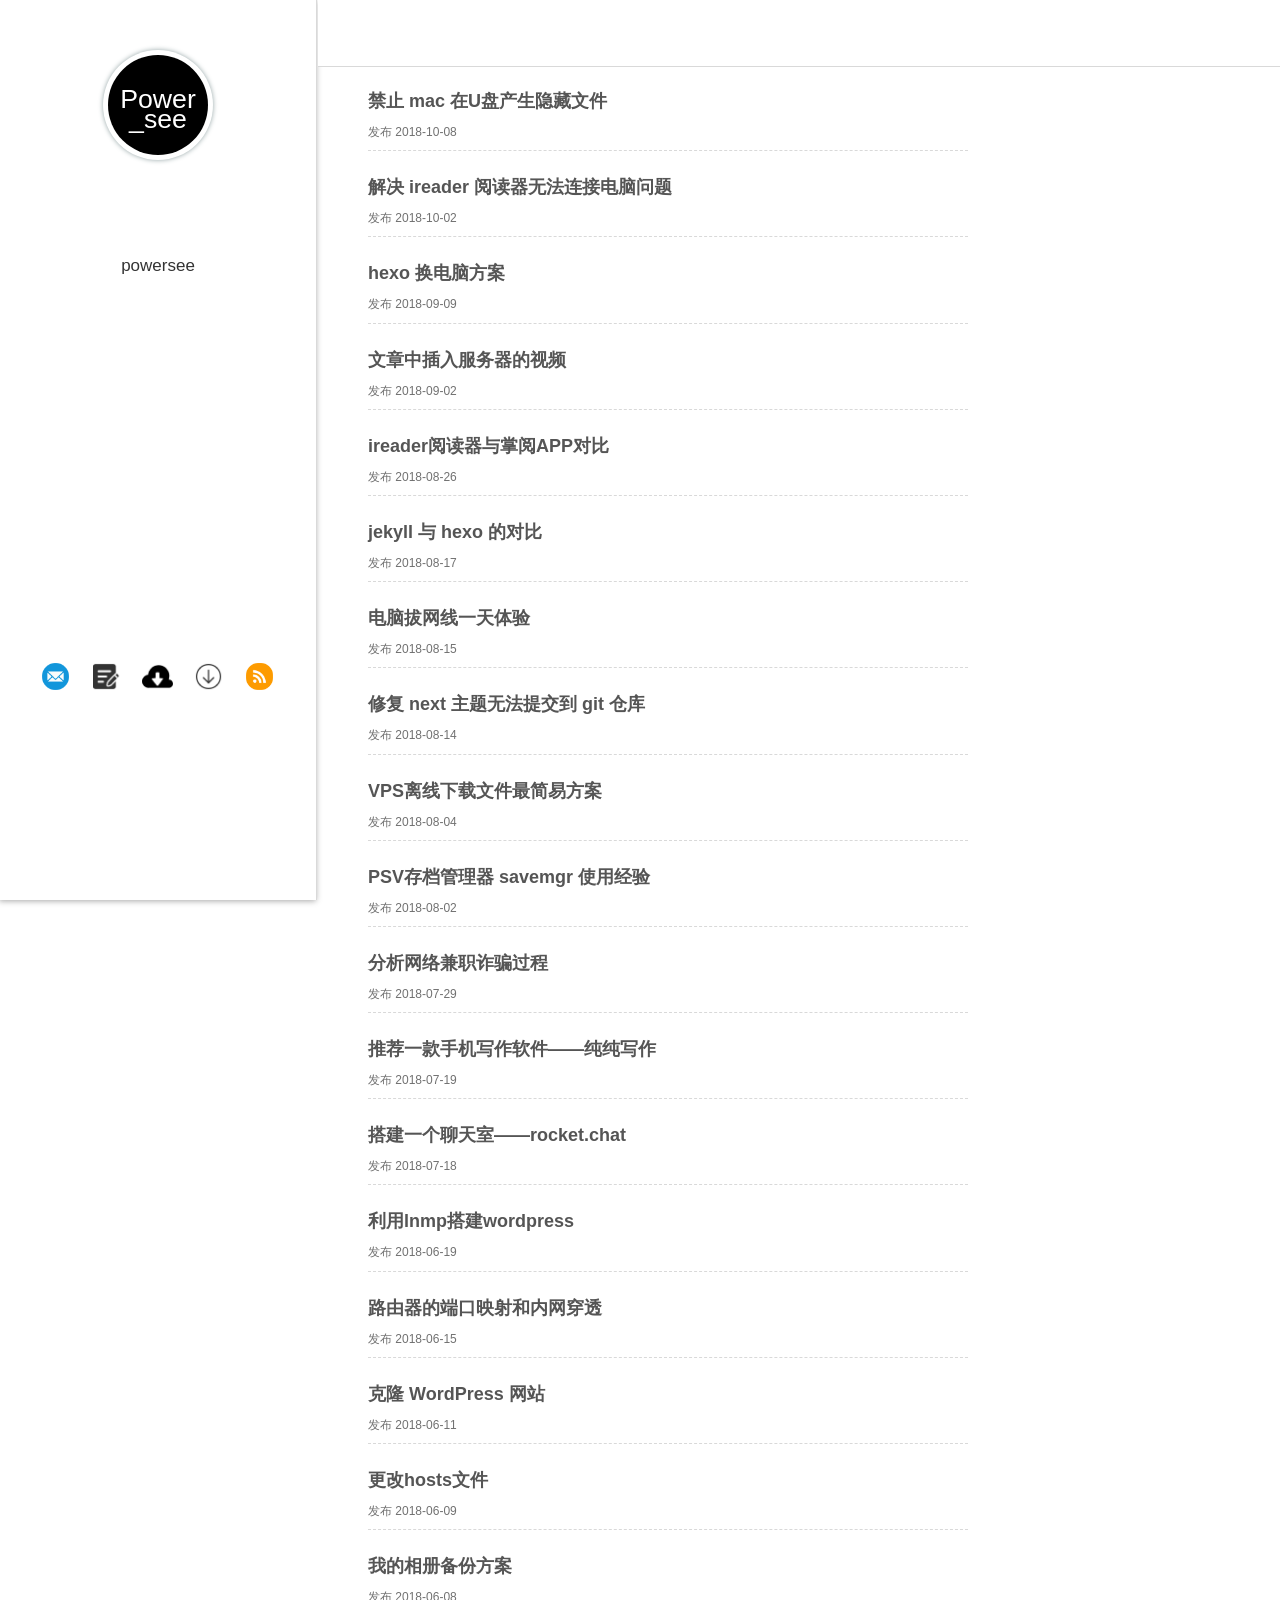
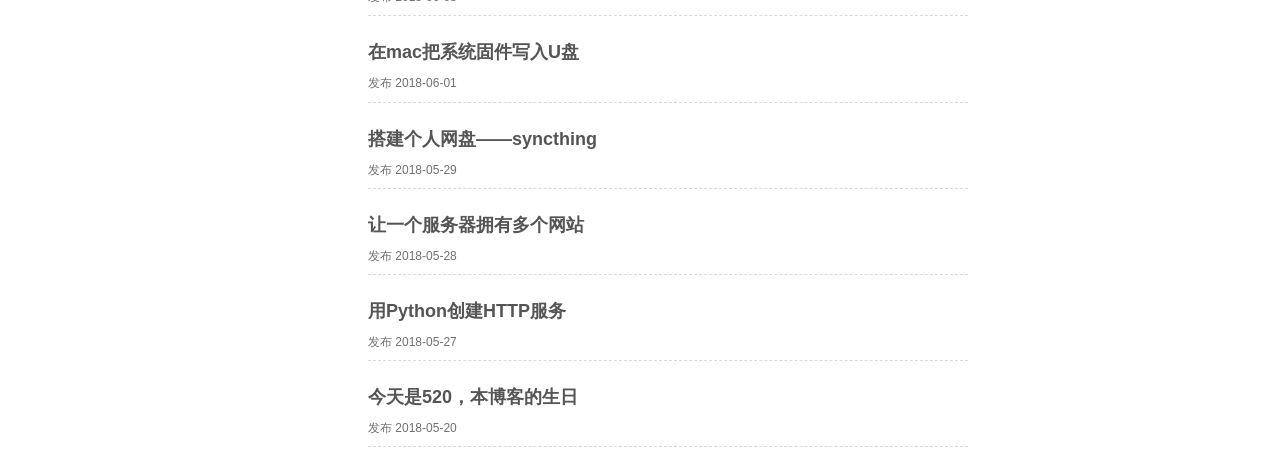
<file: archives/2018/index.html>
<!DOCTYPE html>
<html lang="en">
<head>
  <meta charset="UTF-8">
  <meta http-equiv="X-UA-Compatible" content="IE=edge,chrome=1">
  <meta name="viewport" content="width=device-width, initial-scale=1, maximum-scale=1, user-scalable=no">
  <meta name="keywords" content="hexo,个人博客,blog" />
  <meta name="description" content="Powersee 的个人博客" />
  <meta http-equiv="x-dns-prefetch-control" content="on">
  <link rel="dns-prefetch" href="https://busuanzi.ibruce.info">
  <link rel="dns-prefetch" href="https://at.alicdn.com">
  
  
  
  <link rel="stylesheet" type="text/css" href="/./style/main.css">
	<link rel="shortcut icon" href="/blog.svg" title="Favicon">
	<title>Powersee的博客</title>
  
  
<meta name="generator" content="Hexo 6.0.0"><link rel="alternate" href="/atom.xml" title="Powersee的博客" type="application/atom+xml">
</head>
<body>
  <div class="left-aside">
    <!-- <div class="face-img"><img src="/./img/powersee.jpeg"></div> -->
    <div class="face-img">
      <svg xmlns="http://www.w3.org/2000/svg" width="180" height="180" viewBox="0 0 180 180">
        <rect width="100%" height="100%" fill="black"></rect> <!-- 黑色背景矩形 -->
        <text x="50%" y="45%" text-anchor="middle" dy=".3em" fill="white" font-size="48" font-family="sans-serif">Power</text> <!-- 文字 "Power"，居中对齐，白色填充，字号 48px，字体 sans-serif -->
          <text x="50%" y="65%" text-anchor="middle" dy=".3em" fill="white" font-size="48" font-family="sans-serif">_see</text>
      </svg>
    </div>
    <div class="intro-word">
        <h2></h2>
        <p>powersee</p>
    </div>
    <div class="sns">
        <ul>
            
            <li>
                <a target="_blank" href="mailto:powersee@powersee.top" title="电子邮箱">
                    <img src="/./img/icon-email.png" alt="电子邮箱" data-tooltip="电子邮箱">
                </a>
            </li>
            
            <li>
                <a target="_blank" href="https://blog.powersee.top/" title="备份博客">
                    <img src="/./img/blog.png" alt="备份博客" data-tooltip="备份博客">
                </a>
            </li>
            
            <li>
                <a target="_blank" href="https://pan.powersee.top/" title="下载站">
                    <img src="/./img/download.png" alt="下载站" data-tooltip="下载站">
                </a>
            </li>
            
            <li>
                <a target="_blank" href="http://veger.ysepan.com/" title="E 盘">
                    <img src="/./img/epan.png" alt="E 盘" data-tooltip="E 盘">
                </a>
            </li>
            
            <li>
                <a target="_blank" href="/atom.xml" title="RSS">
                    <img src="/./img/icon-rss.png" alt="RSS" data-tooltip="RSS">
                </a>
            </li>
            
        </ul>
    </div>
</div>
<div class="right-aside">
    <div class="right-nav ms">
        <div class="main">
          <svg id="nav-menu" class="icon icon-menu" aria-hidden="true">
            <use xlink:href="#icon-menu"></use>
          </svg>
          <ul class="left">
              
          </ul>
          <div class="search">
            <div class="search-box">
              <input type="search"  id="search" class="input-search" placeholder="搜索">
              <i class="icon-search"></i>
              <div class="search-result-box">
                <ul id="search-result"></ul>
              </div>
            </div>
            <svg id="nav-search" class="icon icon-search" aria-hidden="true">
              <use xlink:href="#icon-search"></use>
            </svg>
          </div>
        </div>
    </div>
    <div class="right-main">
        <!-- <div class="category">
            <ul>
                <li><a href="/" class="">最新</a></li>
                
                    <li><a href="/categories/mac/" class="">mac</a></li>
                
                    <li><a href="/categories/手机/" class="">手机</a></li>
                
                    <li><a href="/categories/服务器/" class="">服务器</a></li>
                
                    <li><a href="/categories/随笔/" class="">随笔</a></li>
                
            </ul>
        </div> -->
        <div class="clear"></div>
        <div class="list">
            <div>
                
                
  
    <div class="item">
      <div class="title">
        <a href="/2018/10/mac-hide-file/">禁止 mac 在U盘产生隐藏文件</a>
      </div>
      <div class="info">
        <ul>
          <li>发布 <time datetime="2018-10-08T14:51:23.000Z" itemprop="date">2018-10-08</time>
          </li>
          
          <!--<li> 评论 <span id = "url::https://powersee.github.io/2018/10/mac-hide-file/" class = "cy_cmt_count" ></span>
          </li>-->
        </ul>
      </div>
    </div>
  


                
                
  
    <div class="item">
      <div class="title">
        <a href="/2018/10/Solve-the-problem-that-the-ireader-cannot-connect-to-the-computer/">解决 ireader 阅读器无法连接电脑问题</a>
      </div>
      <div class="info">
        <ul>
          <li>发布 <time datetime="2018-10-02T14:59:34.000Z" itemprop="date">2018-10-02</time>
          </li>
          
          <!--<li> 评论 <span id = "url::https://powersee.github.io/2018/10/Solve-the-problem-that-the-ireader-cannot-connect-to-the-computer/" class = "cy_cmt_count" ></span>
          </li>-->
        </ul>
      </div>
    </div>
  


                
                
  
    <div class="item">
      <div class="title">
        <a href="/2018/09/hexo-change-computer/">hexo 换电脑方案</a>
      </div>
      <div class="info">
        <ul>
          <li>发布 <time datetime="2018-09-09T02:11:51.000Z" itemprop="date">2018-09-09</time>
          </li>
          
          <!--<li> 评论 <span id = "url::https://powersee.github.io/2018/09/hexo-change-computer/" class = "cy_cmt_count" ></span>
          </li>-->
        </ul>
      </div>
    </div>
  


                
                
  
    <div class="item">
      <div class="title">
        <a href="/2018/09/add-video-in-post/">文章中插入服务器的视频</a>
      </div>
      <div class="info">
        <ul>
          <li>发布 <time datetime="2018-09-02T08:51:06.000Z" itemprop="date">2018-09-02</time>
          </li>
          
          <!--<li> 评论 <span id = "url::https://powersee.github.io/2018/09/add-video-in-post/" class = "cy_cmt_count" ></span>
          </li>-->
        </ul>
      </div>
    </div>
  


                
                
  
    <div class="item">
      <div class="title">
        <a href="/2018/08/ireader-vs-APP/">ireader阅读器与掌阅APP对比</a>
      </div>
      <div class="info">
        <ul>
          <li>发布 <time datetime="2018-08-26T15:22:53.000Z" itemprop="date">2018-08-26</time>
          </li>
          
          <!--<li> 评论 <span id = "url::https://powersee.github.io/2018/08/ireader-vs-APP/" class = "cy_cmt_count" ></span>
          </li>-->
        </ul>
      </div>
    </div>
  


                
                
  
    <div class="item">
      <div class="title">
        <a href="/2018/08/jekyll-vs-hexo/">jekyll 与 hexo 的对比</a>
      </div>
      <div class="info">
        <ul>
          <li>发布 <time datetime="2018-08-17T10:02:07.000Z" itemprop="date">2018-08-17</time>
          </li>
          
          <!--<li> 评论 <span id = "url::https://powersee.github.io/2018/08/jekyll-vs-hexo/" class = "cy_cmt_count" ></span>
          </li>-->
        </ul>
      </div>
    </div>
  


                
                
  
    <div class="item">
      <div class="title">
        <a href="/2018/08/one-day-computer-no-network/">电脑拔网线一天体验</a>
      </div>
      <div class="info">
        <ul>
          <li>发布 <time datetime="2018-08-14T16:05:59.000Z" itemprop="date">2018-08-15</time>
          </li>
          
          <!--<li> 评论 <span id = "url::https://powersee.github.io/2018/08/one-day-computer-no-network/" class = "cy_cmt_count" ></span>
          </li>-->
        </ul>
      </div>
    </div>
  


                
                
  
    <div class="item">
      <div class="title">
        <a href="/2018/08/about-git-cache/">修复 next 主题无法提交到 git 仓库</a>
      </div>
      <div class="info">
        <ul>
          <li>发布 <time datetime="2018-08-14T15:55:09.000Z" itemprop="date">2018-08-14</time>
          </li>
          
          <!--<li> 评论 <span id = "url::https://powersee.github.io/2018/08/about-git-cache/" class = "cy_cmt_count" ></span>
          </li>-->
        </ul>
      </div>
    </div>
  


                
                
  
    <div class="item">
      <div class="title">
        <a href="/2018/08/offline-download/">VPS离线下载文件最简易方案</a>
      </div>
      <div class="info">
        <ul>
          <li>发布 <time datetime="2018-08-03T21:48:34.000Z" itemprop="date">2018-08-04</time>
          </li>
          
          <!--<li> 评论 <span id = "url::https://powersee.github.io/2018/08/offline-download/" class = "cy_cmt_count" ></span>
          </li>-->
        </ul>
      </div>
    </div>
  


                
                
  
    <div class="item">
      <div class="title">
        <a href="/2018/08/savemgr/">PSV存档管理器 savemgr 使用经验</a>
      </div>
      <div class="info">
        <ul>
          <li>发布 <time datetime="2018-08-02T03:02:59.000Z" itemprop="date">2018-08-02</time>
          </li>
          
          <!--<li> 评论 <span id = "url::https://powersee.github.io/2018/08/savemgr/" class = "cy_cmt_count" ></span>
          </li>-->
        </ul>
      </div>
    </div>
  


                
                
  
    <div class="item">
      <div class="title">
        <a href="/2018/07/analysis-cheating-process/">分析网络兼职诈骗过程</a>
      </div>
      <div class="info">
        <ul>
          <li>发布 <time datetime="2018-07-29T10:57:00.000Z" itemprop="date">2018-07-29</time>
          </li>
          
          <!--<li> 评论 <span id = "url::https://powersee.github.io/2018/07/analysis-cheating-process/" class = "cy_cmt_count" ></span>
          </li>-->
        </ul>
      </div>
    </div>
  


                
                
  
    <div class="item">
      <div class="title">
        <a href="/2018/07/purewrite/">推荐一款手机写作软件——纯纯写作</a>
      </div>
      <div class="info">
        <ul>
          <li>发布 <time datetime="2018-07-18T18:57:31.000Z" itemprop="date">2018-07-19</time>
          </li>
          
          <!--<li> 评论 <span id = "url::https://powersee.github.io/2018/07/purewrite/" class = "cy_cmt_count" ></span>
          </li>-->
        </ul>
      </div>
    </div>
  


                
                
  
    <div class="item">
      <div class="title">
        <a href="/2018/07/rocket-chat/">搭建一个聊天室——rocket.chat</a>
      </div>
      <div class="info">
        <ul>
          <li>发布 <time datetime="2018-07-18T06:30:45.000Z" itemprop="date">2018-07-18</time>
          </li>
          
          <!--<li> 评论 <span id = "url::https://powersee.github.io/2018/07/rocket-chat/" class = "cy_cmt_count" ></span>
          </li>-->
        </ul>
      </div>
    </div>
  


                
                
  
    <div class="item">
      <div class="title">
        <a href="/2018/06/install-wordpress-with-lnmp/">利用lnmp搭建wordpress</a>
      </div>
      <div class="info">
        <ul>
          <li>发布 <time datetime="2018-06-19T10:52:14.000Z" itemprop="date">2018-06-19</time>
          </li>
          
          <!--<li> 评论 <span id = "url::https://powersee.github.io/2018/06/install-wordpress-with-lnmp/" class = "cy_cmt_count" ></span>
          </li>-->
        </ul>
      </div>
    </div>
  


                
                
  
    <div class="item">
      <div class="title">
        <a href="/2018/06/about-router/">路由器的端口映射和内网穿透</a>
      </div>
      <div class="info">
        <ul>
          <li>发布 <time datetime="2018-06-15T05:54:15.000Z" itemprop="date">2018-06-15</time>
          </li>
          
          <!--<li> 评论 <span id = "url::https://powersee.github.io/2018/06/about-router/" class = "cy_cmt_count" ></span>
          </li>-->
        </ul>
      </div>
    </div>
  


                
                
  
    <div class="item">
      <div class="title">
        <a href="/2018/06/clone-WordPress/">克隆 WordPress 网站</a>
      </div>
      <div class="info">
        <ul>
          <li>发布 <time datetime="2018-06-11T10:46:29.000Z" itemprop="date">2018-06-11</time>
          </li>
          
          <!--<li> 评论 <span id = "url::https://powersee.github.io/2018/06/clone-WordPress/" class = "cy_cmt_count" ></span>
          </li>-->
        </ul>
      </div>
    </div>
  


                
                
  
    <div class="item">
      <div class="title">
        <a href="/2018/06/change-hosts/">更改hosts文件</a>
      </div>
      <div class="info">
        <ul>
          <li>发布 <time datetime="2018-06-08T17:38:08.000Z" itemprop="date">2018-06-09</time>
          </li>
          
          <!--<li> 评论 <span id = "url::https://powersee.github.io/2018/06/change-hosts/" class = "cy_cmt_count" ></span>
          </li>-->
        </ul>
      </div>
    </div>
  


                
                
  
    <div class="item">
      <div class="title">
        <a href="/2018/06/photos-backup/">我的相册备份方案</a>
      </div>
      <div class="info">
        <ul>
          <li>发布 <time datetime="2018-06-08T04:35:23.000Z" itemprop="date">2018-06-08</time>
          </li>
          
          <!--<li> 评论 <span id = "url::https://powersee.github.io/2018/06/photos-backup/" class = "cy_cmt_count" ></span>
          </li>-->
        </ul>
      </div>
    </div>
  


                
                
  
    <div class="item">
      <div class="title">
        <a href="/2018/06/Write-system-firmware-to-u-disk-on-MAC/">在mac把系统固件写入U盘</a>
      </div>
      <div class="info">
        <ul>
          <li>发布 <time datetime="2018-06-01T11:03:08.000Z" itemprop="date">2018-06-01</time>
          </li>
          
          <!--<li> 评论 <span id = "url::https://powersee.github.io/2018/06/Write-system-firmware-to-u-disk-on-MAC/" class = "cy_cmt_count" ></span>
          </li>-->
        </ul>
      </div>
    </div>
  


                
                
  
    <div class="item">
      <div class="title">
        <a href="/2018/05/syncthing/">搭建个人网盘——syncthing</a>
      </div>
      <div class="info">
        <ul>
          <li>发布 <time datetime="2018-05-29T15:23:19.000Z" itemprop="date">2018-05-29</time>
          </li>
          
          <!--<li> 评论 <span id = "url::https://powersee.github.io/2018/05/syncthing/" class = "cy_cmt_count" ></span>
          </li>-->
        </ul>
      </div>
    </div>
  


                
                
  
    <div class="item">
      <div class="title">
        <a href="/2018/05/Multiple-websites-in-one-server/">让一个服务器拥有多个网站</a>
      </div>
      <div class="info">
        <ul>
          <li>发布 <time datetime="2018-05-27T20:10:15.000Z" itemprop="date">2018-05-28</time>
          </li>
          
          <!--<li> 评论 <span id = "url::https://powersee.github.io/2018/05/Multiple-websites-in-one-server/" class = "cy_cmt_count" ></span>
          </li>-->
        </ul>
      </div>
    </div>
  


                
                
  
    <div class="item">
      <div class="title">
        <a href="/2018/05/Python-HTTP-server/">用Python创建HTTP服务</a>
      </div>
      <div class="info">
        <ul>
          <li>发布 <time datetime="2018-05-27T08:50:38.000Z" itemprop="date">2018-05-27</time>
          </li>
          
          <!--<li> 评论 <span id = "url::https://powersee.github.io/2018/05/Python-HTTP-server/" class = "cy_cmt_count" ></span>
          </li>-->
        </ul>
      </div>
    </div>
  


                
                
  
    <div class="item">
      <div class="title">
        <a href="/2018/05/today-is-520/">今天是520，本博客的生日</a>
      </div>
      <div class="info">
        <ul>
          <li>发布 <time datetime="2018-05-20T09:04:25.000Z" itemprop="date">2018-05-20</time>
          </li>
          
          <!--<li> 评论 <span id = "url::https://powersee.github.io/2018/05/today-is-520/" class = "cy_cmt_count" ></span>
          </li>-->
        </ul>
      </div>
    </div>
  


                
                

            </div>
        </div>
        <!-- <div class="clear"></div> -->

    </div>
</div>
<!-- <script>
  var homeLeftBgArr = ''.split(',');
  var homeLeftBgArrLen = homeLeftBgArr.length;
  var leftBackgroundUrl = homeLeftBgArr[Math.floor(Math.random() * homeLeftBgArrLen)];
  var homeLeftAsideNode = document.getElementsByClassName('left-aside')[0];
  if (homeLeftAsideNode) {
    homeLeftAsideNode.style.backgroundImage = 'url(' + leftBackgroundUrl + ')';
  }
</script> -->
<script async src="//busuanzi.ibruce.info/busuanzi/2.3/busuanzi.pure.mini.js"></script>
</script>
<script>//console
  var consoleConfig = ''.split(',');
  var canConsole = 'false';
  var consoleInfo = (function(consoleConfig) {
  if (!canConsole || !consoleConfig || consoleConfig.length < 1) {
    return;
  }
  var consoleColor = '#6190e8';
  var _console;
  var backgroundTextStyle = 'padding: 1px 5px;color: #fff;background: ' + consoleColor + ';'
  var textStyle = 'color: ' + consoleColor + ';';

  consoleConfig.map(o => {
    var num = (o.match(/%c/g) || []).length;
    if(/^http(s)?:\/\//.test(o)) {
      console.log('%c     ', 'background: url(' + o + ') no-repeat left center;font-size: 180px;');
      return;
    }
    if (num > 0) {
      var logArguments = [];
      for (var i = 0; i < num; i++) {
        if (i % 2 === 0) {
          logArguments.push(backgroundTextStyle);
        } else {
          logArguments.push(textStyle);
        }
      }
      (_console = console).log.apply(_console, ['%c' + o, textStyle].concat(logArguments));
      return;
    }
    console.log('%c' + o, textStyle);
  });

}(consoleConfig));

// js 也放到 腾讯云 cos
</script><script type="text/javascript" src="https://blog-img-1259157239.cos.ap-guangzhou.myqcloud.com/js/main.js"></script>
<script type="text/javascript" src="/js/my.js"></script>

  <script src="//at.alicdn.com/t/font_159214_mvtxvg9me9.js"></script>
</body>
</html>
</file>
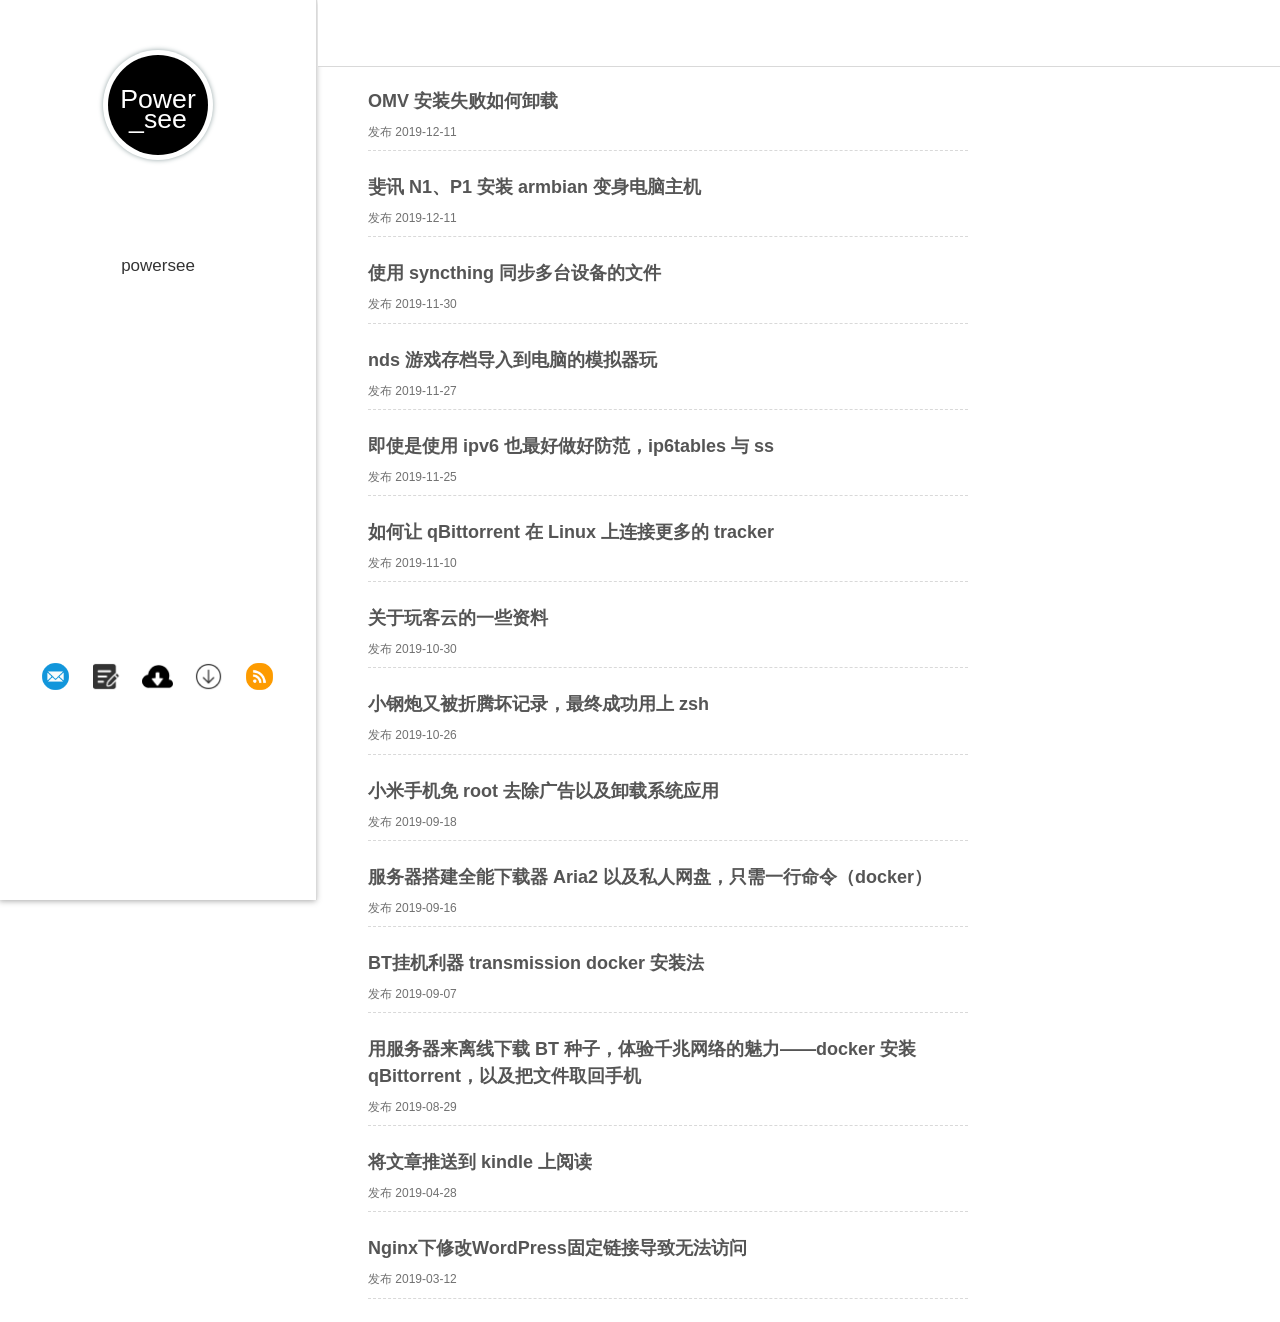
<file: archives/2019/index.html>
<!DOCTYPE html>
<html lang="en">
<head>
  <meta charset="UTF-8">
  <meta http-equiv="X-UA-Compatible" content="IE=edge,chrome=1">
  <meta name="viewport" content="width=device-width, initial-scale=1, maximum-scale=1, user-scalable=no">
  <meta name="keywords" content="hexo,个人博客,blog" />
  <meta name="description" content="Powersee 的个人博客" />
  <meta http-equiv="x-dns-prefetch-control" content="on">
  <link rel="dns-prefetch" href="https://busuanzi.ibruce.info">
  <link rel="dns-prefetch" href="https://at.alicdn.com">
  
  
  
  <link rel="stylesheet" type="text/css" href="/./style/main.css">
	<link rel="shortcut icon" href="/blog.svg" title="Favicon">
	<title>Powersee的博客</title>
  
  
<meta name="generator" content="Hexo 6.0.0"><link rel="alternate" href="/atom.xml" title="Powersee的博客" type="application/atom+xml">
</head>
<body>
  <div class="left-aside">
    <!-- <div class="face-img"><img src="/./img/powersee.jpeg"></div> -->
    <div class="face-img">
      <svg xmlns="http://www.w3.org/2000/svg" width="180" height="180" viewBox="0 0 180 180">
        <rect width="100%" height="100%" fill="black"></rect> <!-- 黑色背景矩形 -->
        <text x="50%" y="45%" text-anchor="middle" dy=".3em" fill="white" font-size="48" font-family="sans-serif">Power</text> <!-- 文字 "Power"，居中对齐，白色填充，字号 48px，字体 sans-serif -->
          <text x="50%" y="65%" text-anchor="middle" dy=".3em" fill="white" font-size="48" font-family="sans-serif">_see</text>
      </svg>
    </div>
    <div class="intro-word">
        <h2></h2>
        <p>powersee</p>
    </div>
    <div class="sns">
        <ul>
            
            <li>
                <a target="_blank" href="mailto:powersee@powersee.top" title="电子邮箱">
                    <img src="/./img/icon-email.png" alt="电子邮箱" data-tooltip="电子邮箱">
                </a>
            </li>
            
            <li>
                <a target="_blank" href="https://blog.powersee.top/" title="备份博客">
                    <img src="/./img/blog.png" alt="备份博客" data-tooltip="备份博客">
                </a>
            </li>
            
            <li>
                <a target="_blank" href="https://pan.powersee.top/" title="下载站">
                    <img src="/./img/download.png" alt="下载站" data-tooltip="下载站">
                </a>
            </li>
            
            <li>
                <a target="_blank" href="http://veger.ysepan.com/" title="E 盘">
                    <img src="/./img/epan.png" alt="E 盘" data-tooltip="E 盘">
                </a>
            </li>
            
            <li>
                <a target="_blank" href="/atom.xml" title="RSS">
                    <img src="/./img/icon-rss.png" alt="RSS" data-tooltip="RSS">
                </a>
            </li>
            
        </ul>
    </div>
</div>
<div class="right-aside">
    <div class="right-nav ms">
        <div class="main">
          <svg id="nav-menu" class="icon icon-menu" aria-hidden="true">
            <use xlink:href="#icon-menu"></use>
          </svg>
          <ul class="left">
              
          </ul>
          <div class="search">
            <div class="search-box">
              <input type="search"  id="search" class="input-search" placeholder="搜索">
              <i class="icon-search"></i>
              <div class="search-result-box">
                <ul id="search-result"></ul>
              </div>
            </div>
            <svg id="nav-search" class="icon icon-search" aria-hidden="true">
              <use xlink:href="#icon-search"></use>
            </svg>
          </div>
        </div>
    </div>
    <div class="right-main">
        <!-- <div class="category">
            <ul>
                <li><a href="/" class="">最新</a></li>
                
                    <li><a href="/categories/mac/" class="">mac</a></li>
                
                    <li><a href="/categories/手机/" class="">手机</a></li>
                
                    <li><a href="/categories/服务器/" class="">服务器</a></li>
                
                    <li><a href="/categories/随笔/" class="">随笔</a></li>
                
            </ul>
        </div> -->
        <div class="clear"></div>
        <div class="list">
            <div>
                
                
  
    <div class="item">
      <div class="title">
        <a href="/2019/12/remove-omv/">OMV 安装失败如何卸载</a>
      </div>
      <div class="info">
        <ul>
          <li>发布 <time datetime="2019-12-11T10:25:22.000Z" itemprop="date">2019-12-11</time>
          </li>
          
          <!--<li> 评论 <span id = "url::https://powersee.github.io/2019/12/remove-omv/" class = "cy_cmt_count" ></span>
          </li>-->
        </ul>
      </div>
    </div>
  


                
                
  
    <div class="item">
      <div class="title">
        <a href="/2019/12/N1-armbian/">斐讯 N1、P1 安装 armbian 变身电脑主机</a>
      </div>
      <div class="info">
        <ul>
          <li>发布 <time datetime="2019-12-11T03:44:34.000Z" itemprop="date">2019-12-11</time>
          </li>
          
          <!--<li> 评论 <span id = "url::https://powersee.github.io/2019/12/N1-armbian/" class = "cy_cmt_count" ></span>
          </li>-->
        </ul>
      </div>
    </div>
  


                
                
  
    <div class="item">
      <div class="title">
        <a href="/2019/11/syncthing-better/">使用 syncthing 同步多台设备的文件</a>
      </div>
      <div class="info">
        <ul>
          <li>发布 <time datetime="2019-11-30T10:13:05.000Z" itemprop="date">2019-11-30</time>
          </li>
          
          <!--<li> 评论 <span id = "url::https://powersee.github.io/2019/11/syncthing-better/" class = "cy_cmt_count" ></span>
          </li>-->
        </ul>
      </div>
    </div>
  


                
                
  
    <div class="item">
      <div class="title">
        <a href="/2019/11/nds2desmume/">nds 游戏存档导入到电脑的模拟器玩</a>
      </div>
      <div class="info">
        <ul>
          <li>发布 <time datetime="2019-11-27T06:52:54.000Z" itemprop="date">2019-11-27</time>
          </li>
          
          <!--<li> 评论 <span id = "url::https://powersee.github.io/2019/11/nds2desmume/" class = "cy_cmt_count" ></span>
          </li>-->
        </ul>
      </div>
    </div>
  


                
                
  
    <div class="item">
      <div class="title">
        <a href="/2019/11/ip6tables-and-ss/">即使是使用 ipv6 也最好做好防范，ip6tables 与 ss</a>
      </div>
      <div class="info">
        <ul>
          <li>发布 <time datetime="2019-11-25T04:43:28.000Z" itemprop="date">2019-11-25</time>
          </li>
          
          <!--<li> 评论 <span id = "url::https://powersee.github.io/2019/11/ip6tables-and-ss/" class = "cy_cmt_count" ></span>
          </li>-->
        </ul>
      </div>
    </div>
  


                
                
  
    <div class="item">
      <div class="title">
        <a href="/2019/11/qb-more-tracker/">如何让 qBittorrent 在 Linux 上连接更多的 tracker</a>
      </div>
      <div class="info">
        <ul>
          <li>发布 <time datetime="2019-11-10T09:02:48.000Z" itemprop="date">2019-11-10</time>
          </li>
          
          <!--<li> 评论 <span id = "url::https://powersee.github.io/2019/11/qb-more-tracker/" class = "cy_cmt_count" ></span>
          </li>-->
        </ul>
      </div>
    </div>
  


                
                
  
    <div class="item">
      <div class="title">
        <a href="/2019/10/about-wankeyun/">关于玩客云的一些资料</a>
      </div>
      <div class="info">
        <ul>
          <li>发布 <time datetime="2019-10-30T05:38:07.000Z" itemprop="date">2019-10-30</time>
          </li>
          
          <!--<li> 评论 <span id = "url::https://powersee.github.io/2019/10/about-wankeyun/" class = "cy_cmt_count" ></span>
          </li>-->
        </ul>
      </div>
    </div>
  


                
                
  
    <div class="item">
      <div class="title">
        <a href="/2019/10/nano-zsh/">小钢炮又被折腾坏记录，最终成功用上 zsh</a>
      </div>
      <div class="info">
        <ul>
          <li>发布 <time datetime="2019-10-26T11:31:39.000Z" itemprop="date">2019-10-26</time>
          </li>
          
          <!--<li> 评论 <span id = "url::https://powersee.github.io/2019/10/nano-zsh/" class = "cy_cmt_count" ></span>
          </li>-->
        </ul>
      </div>
    </div>
  


                
                
  
    <div class="item">
      <div class="title">
        <a href="/2019/09/MIUI-adb/">小米手机免 root 去除广告以及卸载系统应用</a>
      </div>
      <div class="info">
        <ul>
          <li>发布 <time datetime="2019-09-18T03:27:35.000Z" itemprop="date">2019-09-18</time>
          </li>
          
          <!--<li> 评论 <span id = "url::https://powersee.github.io/2019/09/MIUI-adb/" class = "cy_cmt_count" ></span>
          </li>-->
        </ul>
      </div>
    </div>
  


                
                
  
    <div class="item">
      <div class="title">
        <a href="/2019/09/docker-aria2/">服务器搭建全能下载器 Aria2 以及私人网盘，只需一行命令（docker）</a>
      </div>
      <div class="info">
        <ul>
          <li>发布 <time datetime="2019-09-16T11:40:18.000Z" itemprop="date">2019-09-16</time>
          </li>
          
          <!--<li> 评论 <span id = "url::https://powersee.github.io/2019/09/docker-aria2/" class = "cy_cmt_count" ></span>
          </li>-->
        </ul>
      </div>
    </div>
  


                
                
  
    <div class="item">
      <div class="title">
        <a href="/2019/09/transmission-docker/">BT挂机利器 transmission docker 安装法</a>
      </div>
      <div class="info">
        <ul>
          <li>发布 <time datetime="2019-09-07T14:11:40.000Z" itemprop="date">2019-09-07</time>
          </li>
          
          <!--<li> 评论 <span id = "url::https://powersee.github.io/2019/09/transmission-docker/" class = "cy_cmt_count" ></span>
          </li>-->
        </ul>
      </div>
    </div>
  


                
                
  
    <div class="item">
      <div class="title">
        <a href="/2019/08/docker-qb/">用服务器来离线下载 BT 种子，体验千兆网络的魅力——docker 安装 qBittorrent，以及把文件取回手机</a>
      </div>
      <div class="info">
        <ul>
          <li>发布 <time datetime="2019-08-29T01:54:24.000Z" itemprop="date">2019-08-29</time>
          </li>
          
          <!--<li> 评论 <span id = "url::https://powersee.github.io/2019/08/docker-qb/" class = "cy_cmt_count" ></span>
          </li>-->
        </ul>
      </div>
    </div>
  


                
                
  
    <div class="item">
      <div class="title">
        <a href="/2019/04/push-to-kindle/">将文章推送到 kindle 上阅读</a>
      </div>
      <div class="info">
        <ul>
          <li>发布 <time datetime="2019-04-28T14:23:56.000Z" itemprop="date">2019-04-28</time>
          </li>
          
          <!--<li> 评论 <span id = "url::https://powersee.github.io/2019/04/push-to-kindle/" class = "cy_cmt_count" ></span>
          </li>-->
        </ul>
      </div>
    </div>
  


                
                
  
    <div class="item">
      <div class="title">
        <a href="/2019/03/Nginx-WordPress-link-error/">Nginx下修改WordPress固定链接导致无法访问</a>
      </div>
      <div class="info">
        <ul>
          <li>发布 <time datetime="2019-03-12T01:08:51.000Z" itemprop="date">2019-03-12</time>
          </li>
          
          <!--<li> 评论 <span id = "url::https://powersee.github.io/2019/03/Nginx-WordPress-link-error/" class = "cy_cmt_count" ></span>
          </li>-->
        </ul>
      </div>
    </div>
  


                
                

            </div>
        </div>
        <!-- <div class="clear"></div> -->

    </div>
</div>
<!-- <script>
  var homeLeftBgArr = ''.split(',');
  var homeLeftBgArrLen = homeLeftBgArr.length;
  var leftBackgroundUrl = homeLeftBgArr[Math.floor(Math.random() * homeLeftBgArrLen)];
  var homeLeftAsideNode = document.getElementsByClassName('left-aside')[0];
  if (homeLeftAsideNode) {
    homeLeftAsideNode.style.backgroundImage = 'url(' + leftBackgroundUrl + ')';
  }
</script> -->
<script async src="//busuanzi.ibruce.info/busuanzi/2.3/busuanzi.pure.mini.js"></script>
</script>
<script>//console
  var consoleConfig = ''.split(',');
  var canConsole = 'false';
  var consoleInfo = (function(consoleConfig) {
  if (!canConsole || !consoleConfig || consoleConfig.length < 1) {
    return;
  }
  var consoleColor = '#6190e8';
  var _console;
  var backgroundTextStyle = 'padding: 1px 5px;color: #fff;background: ' + consoleColor + ';'
  var textStyle = 'color: ' + consoleColor + ';';

  consoleConfig.map(o => {
    var num = (o.match(/%c/g) || []).length;
    if(/^http(s)?:\/\//.test(o)) {
      console.log('%c     ', 'background: url(' + o + ') no-repeat left center;font-size: 180px;');
      return;
    }
    if (num > 0) {
      var logArguments = [];
      for (var i = 0; i < num; i++) {
        if (i % 2 === 0) {
          logArguments.push(backgroundTextStyle);
        } else {
          logArguments.push(textStyle);
        }
      }
      (_console = console).log.apply(_console, ['%c' + o, textStyle].concat(logArguments));
      return;
    }
    console.log('%c' + o, textStyle);
  });

}(consoleConfig));

// js 也放到 腾讯云 cos
</script><script type="text/javascript" src="https://blog-img-1259157239.cos.ap-guangzhou.myqcloud.com/js/main.js"></script>
<script type="text/javascript" src="/js/my.js"></script>

  <script src="//at.alicdn.com/t/font_159214_mvtxvg9me9.js"></script>
</body>
</html>
</file>
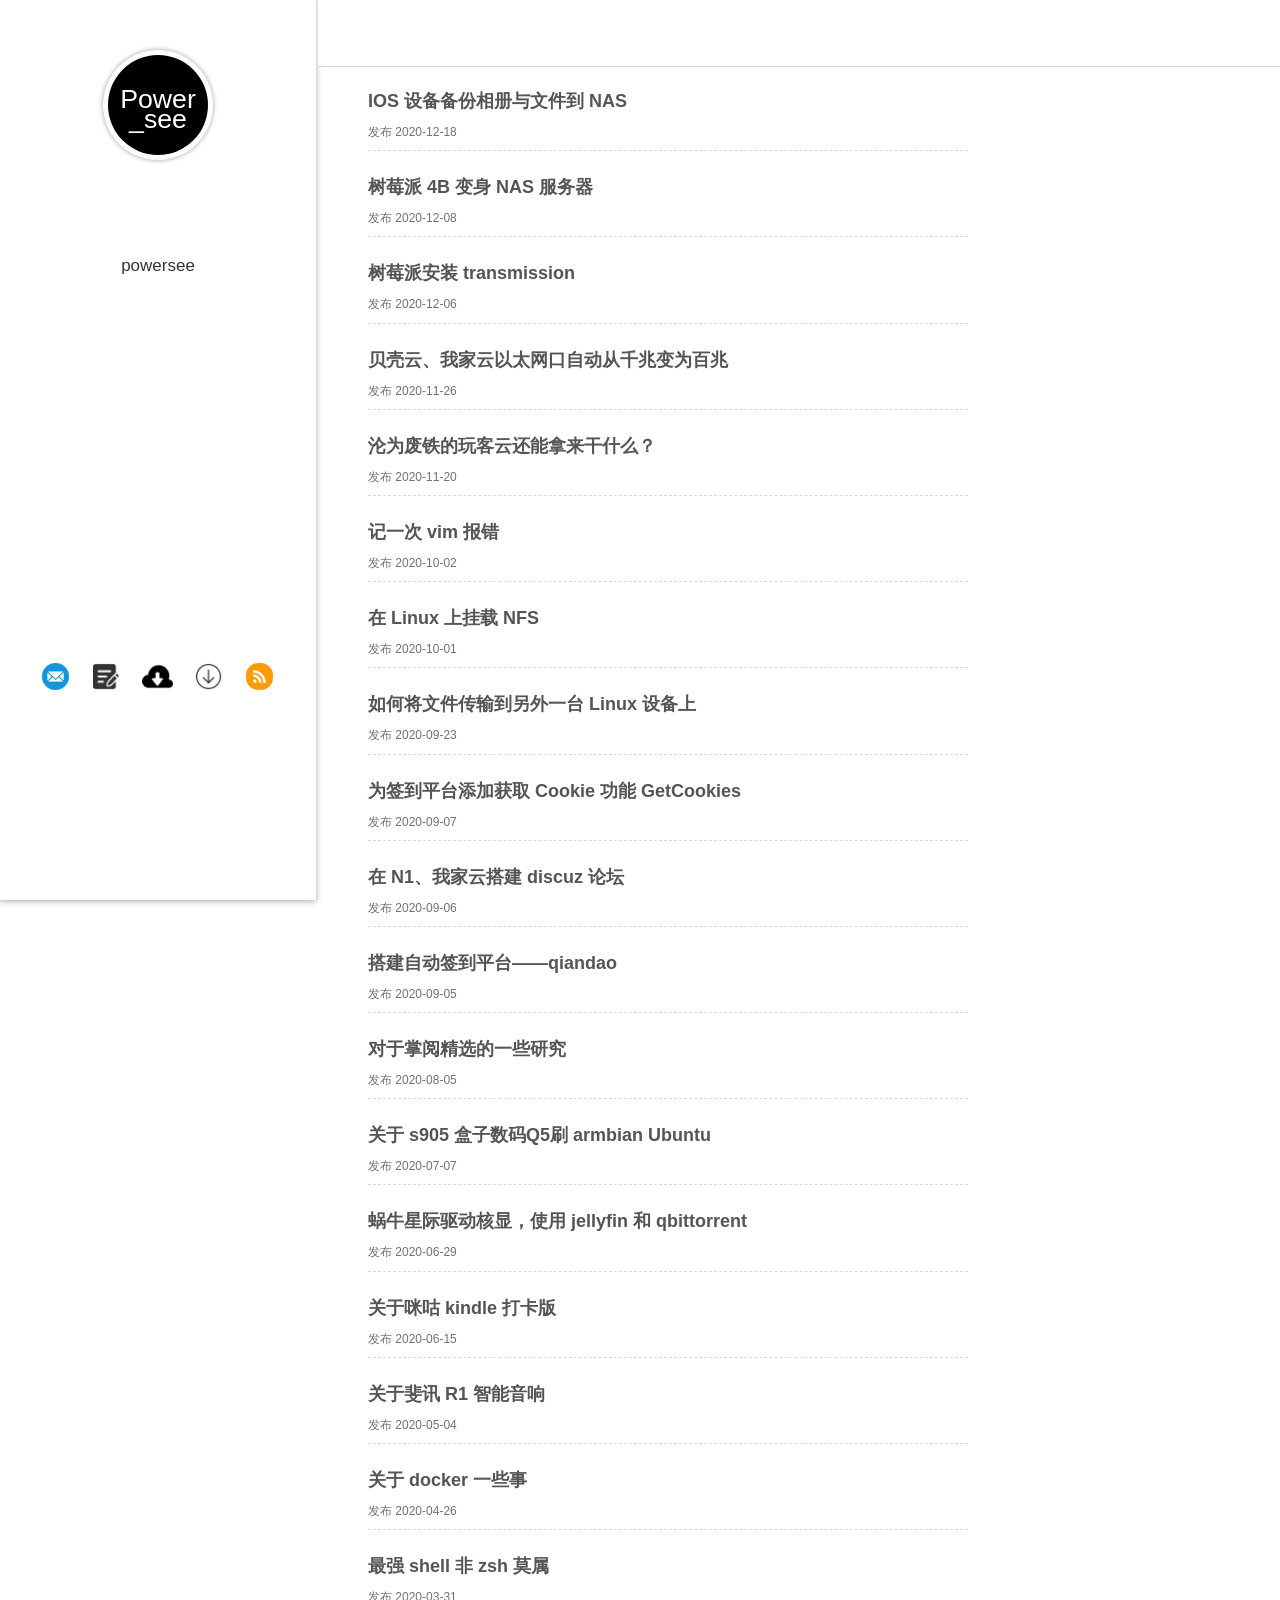
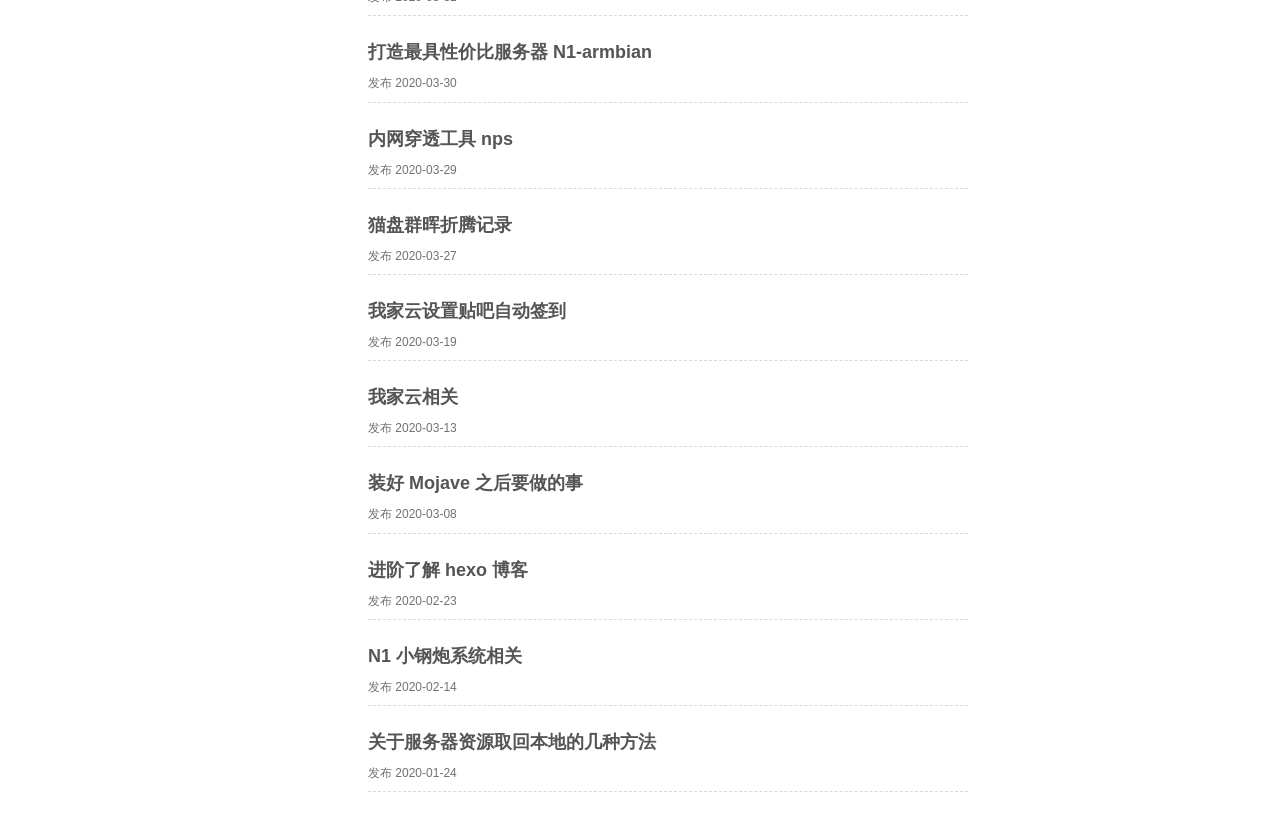
<file: archives/2020/index.html>
<!DOCTYPE html>
<html lang="en">
<head>
  <meta charset="UTF-8">
  <meta http-equiv="X-UA-Compatible" content="IE=edge,chrome=1">
  <meta name="viewport" content="width=device-width, initial-scale=1, maximum-scale=1, user-scalable=no">
  <meta name="keywords" content="hexo,个人博客,blog" />
  <meta name="description" content="Powersee 的个人博客" />
  <meta http-equiv="x-dns-prefetch-control" content="on">
  <link rel="dns-prefetch" href="https://busuanzi.ibruce.info">
  <link rel="dns-prefetch" href="https://at.alicdn.com">
  
  
  
  <link rel="stylesheet" type="text/css" href="/./style/main.css">
	<link rel="shortcut icon" href="/blog.svg" title="Favicon">
	<title>Powersee的博客</title>
  
  
<meta name="generator" content="Hexo 6.0.0"><link rel="alternate" href="/atom.xml" title="Powersee的博客" type="application/atom+xml">
</head>
<body>
  <div class="left-aside">
    <!-- <div class="face-img"><img src="/./img/powersee.jpeg"></div> -->
    <div class="face-img">
      <svg xmlns="http://www.w3.org/2000/svg" width="180" height="180" viewBox="0 0 180 180">
        <rect width="100%" height="100%" fill="black"></rect> <!-- 黑色背景矩形 -->
        <text x="50%" y="45%" text-anchor="middle" dy=".3em" fill="white" font-size="48" font-family="sans-serif">Power</text> <!-- 文字 "Power"，居中对齐，白色填充，字号 48px，字体 sans-serif -->
          <text x="50%" y="65%" text-anchor="middle" dy=".3em" fill="white" font-size="48" font-family="sans-serif">_see</text>
      </svg>
    </div>
    <div class="intro-word">
        <h2></h2>
        <p>powersee</p>
    </div>
    <div class="sns">
        <ul>
            
            <li>
                <a target="_blank" href="mailto:powersee@powersee.top" title="电子邮箱">
                    <img src="/./img/icon-email.png" alt="电子邮箱" data-tooltip="电子邮箱">
                </a>
            </li>
            
            <li>
                <a target="_blank" href="https://blog.powersee.top/" title="备份博客">
                    <img src="/./img/blog.png" alt="备份博客" data-tooltip="备份博客">
                </a>
            </li>
            
            <li>
                <a target="_blank" href="https://pan.powersee.top/" title="下载站">
                    <img src="/./img/download.png" alt="下载站" data-tooltip="下载站">
                </a>
            </li>
            
            <li>
                <a target="_blank" href="http://veger.ysepan.com/" title="E 盘">
                    <img src="/./img/epan.png" alt="E 盘" data-tooltip="E 盘">
                </a>
            </li>
            
            <li>
                <a target="_blank" href="/atom.xml" title="RSS">
                    <img src="/./img/icon-rss.png" alt="RSS" data-tooltip="RSS">
                </a>
            </li>
            
        </ul>
    </div>
</div>
<div class="right-aside">
    <div class="right-nav ms">
        <div class="main">
          <svg id="nav-menu" class="icon icon-menu" aria-hidden="true">
            <use xlink:href="#icon-menu"></use>
          </svg>
          <ul class="left">
              
          </ul>
          <div class="search">
            <div class="search-box">
              <input type="search"  id="search" class="input-search" placeholder="搜索">
              <i class="icon-search"></i>
              <div class="search-result-box">
                <ul id="search-result"></ul>
              </div>
            </div>
            <svg id="nav-search" class="icon icon-search" aria-hidden="true">
              <use xlink:href="#icon-search"></use>
            </svg>
          </div>
        </div>
    </div>
    <div class="right-main">
        <!-- <div class="category">
            <ul>
                <li><a href="/" class="">最新</a></li>
                
                    <li><a href="/categories/mac/" class="">mac</a></li>
                
                    <li><a href="/categories/手机/" class="">手机</a></li>
                
                    <li><a href="/categories/服务器/" class="">服务器</a></li>
                
                    <li><a href="/categories/随笔/" class="">随笔</a></li>
                
            </ul>
        </div> -->
        <div class="clear"></div>
        <div class="list">
            <div>
                
                
  
    <div class="item">
      <div class="title">
        <a href="/2020/12/ios-backup-photos/">IOS 设备备份相册与文件到 NAS</a>
      </div>
      <div class="info">
        <ul>
          <li>发布 <time datetime="2020-12-18T12:14:59.000Z" itemprop="date">2020-12-18</time>
          </li>
          
          <!--<li> 评论 <span id = "url::https://powersee.github.io/2020/12/ios-backup-photos/" class = "cy_cmt_count" ></span>
          </li>-->
        </ul>
      </div>
    </div>
  


                
                
  
    <div class="item">
      <div class="title">
        <a href="/2020/12/raspberrypi-nas/">树莓派 4B 变身 NAS 服务器</a>
      </div>
      <div class="info">
        <ul>
          <li>发布 <time datetime="2020-12-08T03:18:00.000Z" itemprop="date">2020-12-08</time>
          </li>
          
          <!--<li> 评论 <span id = "url::https://powersee.github.io/2020/12/raspberrypi-nas/" class = "cy_cmt_count" ></span>
          </li>-->
        </ul>
      </div>
    </div>
  


                
                
  
    <div class="item">
      <div class="title">
        <a href="/2020/12/raspberrypi-install-transmission/">树莓派安装 transmission</a>
      </div>
      <div class="info">
        <ul>
          <li>发布 <time datetime="2020-12-06T08:27:34.000Z" itemprop="date">2020-12-06</time>
          </li>
          
          <!--<li> 评论 <span id = "url::https://powersee.github.io/2020/12/raspberrypi-install-transmission/" class = "cy_cmt_count" ></span>
          </li>-->
        </ul>
      </div>
    </div>
  


                
                
  
    <div class="item">
      <div class="title">
        <a href="/2020/11/bky-wjy-eth-100/">贝壳云、我家云以太网口自动从千兆变为百兆</a>
      </div>
      <div class="info">
        <ul>
          <li>发布 <time datetime="2020-11-26T05:17:45.000Z" itemprop="date">2020-11-26</time>
          </li>
          
          <!--<li> 评论 <span id = "url::https://powersee.github.io/2020/11/bky-wjy-eth-100/" class = "cy_cmt_count" ></span>
          </li>-->
        </ul>
      </div>
    </div>
  


                
                
  
    <div class="item">
      <div class="title">
        <a href="/2020/11/wankeyun-flash/">沦为废铁的玩客云还能拿来干什么？</a>
      </div>
      <div class="info">
        <ul>
          <li>发布 <time datetime="2020-11-20T11:31:53.000Z" itemprop="date">2020-11-20</time>
          </li>
          
          <!--<li> 评论 <span id = "url::https://powersee.github.io/2020/11/wankeyun-flash/" class = "cy_cmt_count" ></span>
          </li>-->
        </ul>
      </div>
    </div>
  


                
                
  
    <div class="item">
      <div class="title">
        <a href="/2020/10/vim-error/">记一次 vim 报错</a>
      </div>
      <div class="info">
        <ul>
          <li>发布 <time datetime="2020-10-02T12:22:54.000Z" itemprop="date">2020-10-02</time>
          </li>
          
          <!--<li> 评论 <span id = "url::https://powersee.github.io/2020/10/vim-error/" class = "cy_cmt_count" ></span>
          </li>-->
        </ul>
      </div>
    </div>
  


                
                
  
    <div class="item">
      <div class="title">
        <a href="/2020/10/mount-nfs-in-linux/">在 Linux 上挂载 NFS</a>
      </div>
      <div class="info">
        <ul>
          <li>发布 <time datetime="2020-10-01T02:22:03.000Z" itemprop="date">2020-10-01</time>
          </li>
          
          <!--<li> 评论 <span id = "url::https://powersee.github.io/2020/10/mount-nfs-in-linux/" class = "cy_cmt_count" ></span>
          </li>-->
        </ul>
      </div>
    </div>
  


                
                
  
    <div class="item">
      <div class="title">
        <a href="/2020/09/transfer-in-linux/">如何将文件传输到另外一台 Linux 设备上</a>
      </div>
      <div class="info">
        <ul>
          <li>发布 <time datetime="2020-09-23T07:20:36.000Z" itemprop="date">2020-09-23</time>
          </li>
          
          <!--<li> 评论 <span id = "url::https://powersee.github.io/2020/09/transfer-in-linux/" class = "cy_cmt_count" ></span>
          </li>-->
        </ul>
      </div>
    </div>
  


                
                
  
    <div class="item">
      <div class="title">
        <a href="/2020/09/GetCookies-for-qiandao/">为签到平台添加获取 Cookie 功能 GetCookies</a>
      </div>
      <div class="info">
        <ul>
          <li>发布 <time datetime="2020-09-06T18:09:51.000Z" itemprop="date">2020-09-07</time>
          </li>
          
          <!--<li> 评论 <span id = "url::https://powersee.github.io/2020/09/GetCookies-for-qiandao/" class = "cy_cmt_count" ></span>
          </li>-->
        </ul>
      </div>
    </div>
  


                
                
  
    <div class="item">
      <div class="title">
        <a href="/2020/09/discuz-in-N1/">在 N1、我家云搭建 discuz 论坛</a>
      </div>
      <div class="info">
        <ul>
          <li>发布 <time datetime="2020-09-06T08:44:16.000Z" itemprop="date">2020-09-06</time>
          </li>
          
          <!--<li> 评论 <span id = "url::https://powersee.github.io/2020/09/discuz-in-N1/" class = "cy_cmt_count" ></span>
          </li>-->
        </ul>
      </div>
    </div>
  


                
                
  
    <div class="item">
      <div class="title">
        <a href="/2020/09/qiandao-docker/">搭建自动签到平台——qiandao</a>
      </div>
      <div class="info">
        <ul>
          <li>发布 <time datetime="2020-09-05T09:37:26.000Z" itemprop="date">2020-09-05</time>
          </li>
          
          <!--<li> 评论 <span id = "url::https://powersee.github.io/2020/09/qiandao-docker/" class = "cy_cmt_count" ></span>
          </li>-->
        </ul>
      </div>
    </div>
  


                
                
  
    <div class="item">
      <div class="title">
        <a href="/2020/08/about-zyjx/">对于掌阅精选的一些研究</a>
      </div>
      <div class="info">
        <ul>
          <li>发布 <time datetime="2020-08-05T14:33:23.000Z" itemprop="date">2020-08-05</time>
          </li>
          
          <!--<li> 评论 <span id = "url::https://powersee.github.io/2020/08/about-zyjx/" class = "cy_cmt_count" ></span>
          </li>-->
        </ul>
      </div>
    </div>
  


                
                
  
    <div class="item">
      <div class="title">
        <a href="/2020/07/about-s905/">关于 s905 盒子数码Q5刷 armbian Ubuntu</a>
      </div>
      <div class="info">
        <ul>
          <li>发布 <time datetime="2020-07-07T13:22:48.000Z" itemprop="date">2020-07-07</time>
          </li>
          
          <!--<li> 评论 <span id = "url::https://powersee.github.io/2020/07/about-s905/" class = "cy_cmt_count" ></span>
          </li>-->
        </ul>
      </div>
    </div>
  


                
                
  
    <div class="item">
      <div class="title">
        <a href="/2020/06/xingjiwoniu/">蜗牛星际驱动核显，使用 jellyfin 和 qbittorrent</a>
      </div>
      <div class="info">
        <ul>
          <li>发布 <time datetime="2020-06-29T02:14:09.000Z" itemprop="date">2020-06-29</time>
          </li>
          
          <!--<li> 评论 <span id = "url::https://powersee.github.io/2020/06/xingjiwoniu/" class = "cy_cmt_count" ></span>
          </li>-->
        </ul>
      </div>
    </div>
  


                
                
  
    <div class="item">
      <div class="title">
        <a href="/2020/06/migu-kindle/">关于咪咕 kindle 打卡版</a>
      </div>
      <div class="info">
        <ul>
          <li>发布 <time datetime="2020-06-15T13:49:06.000Z" itemprop="date">2020-06-15</time>
          </li>
          
          <!--<li> 评论 <span id = "url::https://powersee.github.io/2020/06/migu-kindle/" class = "cy_cmt_count" ></span>
          </li>-->
        </ul>
      </div>
    </div>
  


                
                
  
    <div class="item">
      <div class="title">
        <a href="/2020/05/about-R1/">关于斐讯 R1 智能音响</a>
      </div>
      <div class="info">
        <ul>
          <li>发布 <time datetime="2020-05-04T01:24:19.000Z" itemprop="date">2020-05-04</time>
          </li>
          
          <!--<li> 评论 <span id = "url::https://powersee.github.io/2020/05/about-R1/" class = "cy_cmt_count" ></span>
          </li>-->
        </ul>
      </div>
    </div>
  


                
                
  
    <div class="item">
      <div class="title">
        <a href="/2020/04/about-docker/">关于 docker 一些事</a>
      </div>
      <div class="info">
        <ul>
          <li>发布 <time datetime="2020-04-26T00:17:59.000Z" itemprop="date">2020-04-26</time>
          </li>
          
          <!--<li> 评论 <span id = "url::https://powersee.github.io/2020/04/about-docker/" class = "cy_cmt_count" ></span>
          </li>-->
        </ul>
      </div>
    </div>
  


                
                
  
    <div class="item">
      <div class="title">
        <a href="/2020/03/zsh-note/">最强 shell 非 zsh 莫属</a>
      </div>
      <div class="info">
        <ul>
          <li>发布 <time datetime="2020-03-31T09:51:20.000Z" itemprop="date">2020-03-31</time>
          </li>
          
          <!--<li> 评论 <span id = "url::https://powersee.github.io/2020/03/zsh-note/" class = "cy_cmt_count" ></span>
          </li>-->
        </ul>
      </div>
    </div>
  


                
                
  
    <div class="item">
      <div class="title">
        <a href="/2020/03/n1-armbian-server/">打造最具性价比服务器 N1-armbian</a>
      </div>
      <div class="info">
        <ul>
          <li>发布 <time datetime="2020-03-30T08:35:45.000Z" itemprop="date">2020-03-30</time>
          </li>
          
          <!--<li> 评论 <span id = "url::https://powersee.github.io/2020/03/n1-armbian-server/" class = "cy_cmt_count" ></span>
          </li>-->
        </ul>
      </div>
    </div>
  


                
                
  
    <div class="item">
      <div class="title">
        <a href="/2020/03/about-nps/">内网穿透工具 nps</a>
      </div>
      <div class="info">
        <ul>
          <li>发布 <time datetime="2020-03-29T02:44:35.000Z" itemprop="date">2020-03-29</time>
          </li>
          
          <!--<li> 评论 <span id = "url::https://powersee.github.io/2020/03/about-nps/" class = "cy_cmt_count" ></span>
          </li>-->
        </ul>
      </div>
    </div>
  


                
                
  
    <div class="item">
      <div class="title">
        <a href="/2020/03/maopan/">猫盘群晖折腾记录</a>
      </div>
      <div class="info">
        <ul>
          <li>发布 <time datetime="2020-03-27T07:01:24.000Z" itemprop="date">2020-03-27</time>
          </li>
          
          <!--<li> 评论 <span id = "url::https://powersee.github.io/2020/03/maopan/" class = "cy_cmt_count" ></span>
          </li>-->
        </ul>
      </div>
    </div>
  


                
                
  
    <div class="item">
      <div class="title">
        <a href="/2020/03/wjy-python/">我家云设置贴吧自动签到</a>
      </div>
      <div class="info">
        <ul>
          <li>发布 <time datetime="2020-03-19T12:04:49.000Z" itemprop="date">2020-03-19</time>
          </li>
          
          <!--<li> 评论 <span id = "url::https://powersee.github.io/2020/03/wjy-python/" class = "cy_cmt_count" ></span>
          </li>-->
        </ul>
      </div>
    </div>
  


                
                
  
    <div class="item">
      <div class="title">
        <a href="/2020/03/wojiayun/">我家云相关</a>
      </div>
      <div class="info">
        <ul>
          <li>发布 <time datetime="2020-03-13T08:20:35.000Z" itemprop="date">2020-03-13</time>
          </li>
          
          <!--<li> 评论 <span id = "url::https://powersee.github.io/2020/03/wojiayun/" class = "cy_cmt_count" ></span>
          </li>-->
        </ul>
      </div>
    </div>
  


                
                
  
    <div class="item">
      <div class="title">
        <a href="/2020/03/Mojave/">装好 Mojave 之后要做的事</a>
      </div>
      <div class="info">
        <ul>
          <li>发布 <time datetime="2020-03-08T12:26:20.000Z" itemprop="date">2020-03-08</time>
          </li>
          
          <!--<li> 评论 <span id = "url::https://powersee.github.io/2020/03/Mojave/" class = "cy_cmt_count" ></span>
          </li>-->
        </ul>
      </div>
    </div>
  


                
                
  
    <div class="item">
      <div class="title">
        <a href="/2020/02/more-about-hexo/">进阶了解 hexo 博客</a>
      </div>
      <div class="info">
        <ul>
          <li>发布 <time datetime="2020-02-23T09:54:01.000Z" itemprop="date">2020-02-23</time>
          </li>
          
          <!--<li> 评论 <span id = "url::https://powersee.github.io/2020/02/more-about-hexo/" class = "cy_cmt_count" ></span>
          </li>-->
        </ul>
      </div>
    </div>
  


                
                
  
    <div class="item">
      <div class="title">
        <a href="/2020/02/about-N1-nano/">N1 小钢炮系统相关</a>
      </div>
      <div class="info">
        <ul>
          <li>发布 <time datetime="2020-02-14T03:54:43.000Z" itemprop="date">2020-02-14</time>
          </li>
          
          <!--<li> 评论 <span id = "url::https://powersee.github.io/2020/02/about-N1-nano/" class = "cy_cmt_count" ></span>
          </li>-->
        </ul>
      </div>
    </div>
  


                
                
  
    <div class="item">
      <div class="title">
        <a href="/2020/01/three-ways-to-retrieve-the-file/">关于服务器资源取回本地的几种方法</a>
      </div>
      <div class="info">
        <ul>
          <li>发布 <time datetime="2020-01-24T03:14:41.000Z" itemprop="date">2020-01-24</time>
          </li>
          
          <!--<li> 评论 <span id = "url::https://powersee.github.io/2020/01/three-ways-to-retrieve-the-file/" class = "cy_cmt_count" ></span>
          </li>-->
        </ul>
      </div>
    </div>
  


                
                

            </div>
        </div>
        <!-- <div class="clear"></div> -->

    </div>
</div>
<!-- <script>
  var homeLeftBgArr = ''.split(',');
  var homeLeftBgArrLen = homeLeftBgArr.length;
  var leftBackgroundUrl = homeLeftBgArr[Math.floor(Math.random() * homeLeftBgArrLen)];
  var homeLeftAsideNode = document.getElementsByClassName('left-aside')[0];
  if (homeLeftAsideNode) {
    homeLeftAsideNode.style.backgroundImage = 'url(' + leftBackgroundUrl + ')';
  }
</script> -->
<script async src="//busuanzi.ibruce.info/busuanzi/2.3/busuanzi.pure.mini.js"></script>
</script>
<script>//console
  var consoleConfig = ''.split(',');
  var canConsole = 'false';
  var consoleInfo = (function(consoleConfig) {
  if (!canConsole || !consoleConfig || consoleConfig.length < 1) {
    return;
  }
  var consoleColor = '#6190e8';
  var _console;
  var backgroundTextStyle = 'padding: 1px 5px;color: #fff;background: ' + consoleColor + ';'
  var textStyle = 'color: ' + consoleColor + ';';

  consoleConfig.map(o => {
    var num = (o.match(/%c/g) || []).length;
    if(/^http(s)?:\/\//.test(o)) {
      console.log('%c     ', 'background: url(' + o + ') no-repeat left center;font-size: 180px;');
      return;
    }
    if (num > 0) {
      var logArguments = [];
      for (var i = 0; i < num; i++) {
        if (i % 2 === 0) {
          logArguments.push(backgroundTextStyle);
        } else {
          logArguments.push(textStyle);
        }
      }
      (_console = console).log.apply(_console, ['%c' + o, textStyle].concat(logArguments));
      return;
    }
    console.log('%c' + o, textStyle);
  });

}(consoleConfig));

// js 也放到 腾讯云 cos
</script><script type="text/javascript" src="https://blog-img-1259157239.cos.ap-guangzhou.myqcloud.com/js/main.js"></script>
<script type="text/javascript" src="/js/my.js"></script>

  <script src="//at.alicdn.com/t/font_159214_mvtxvg9me9.js"></script>
</body>
</html>
</file>
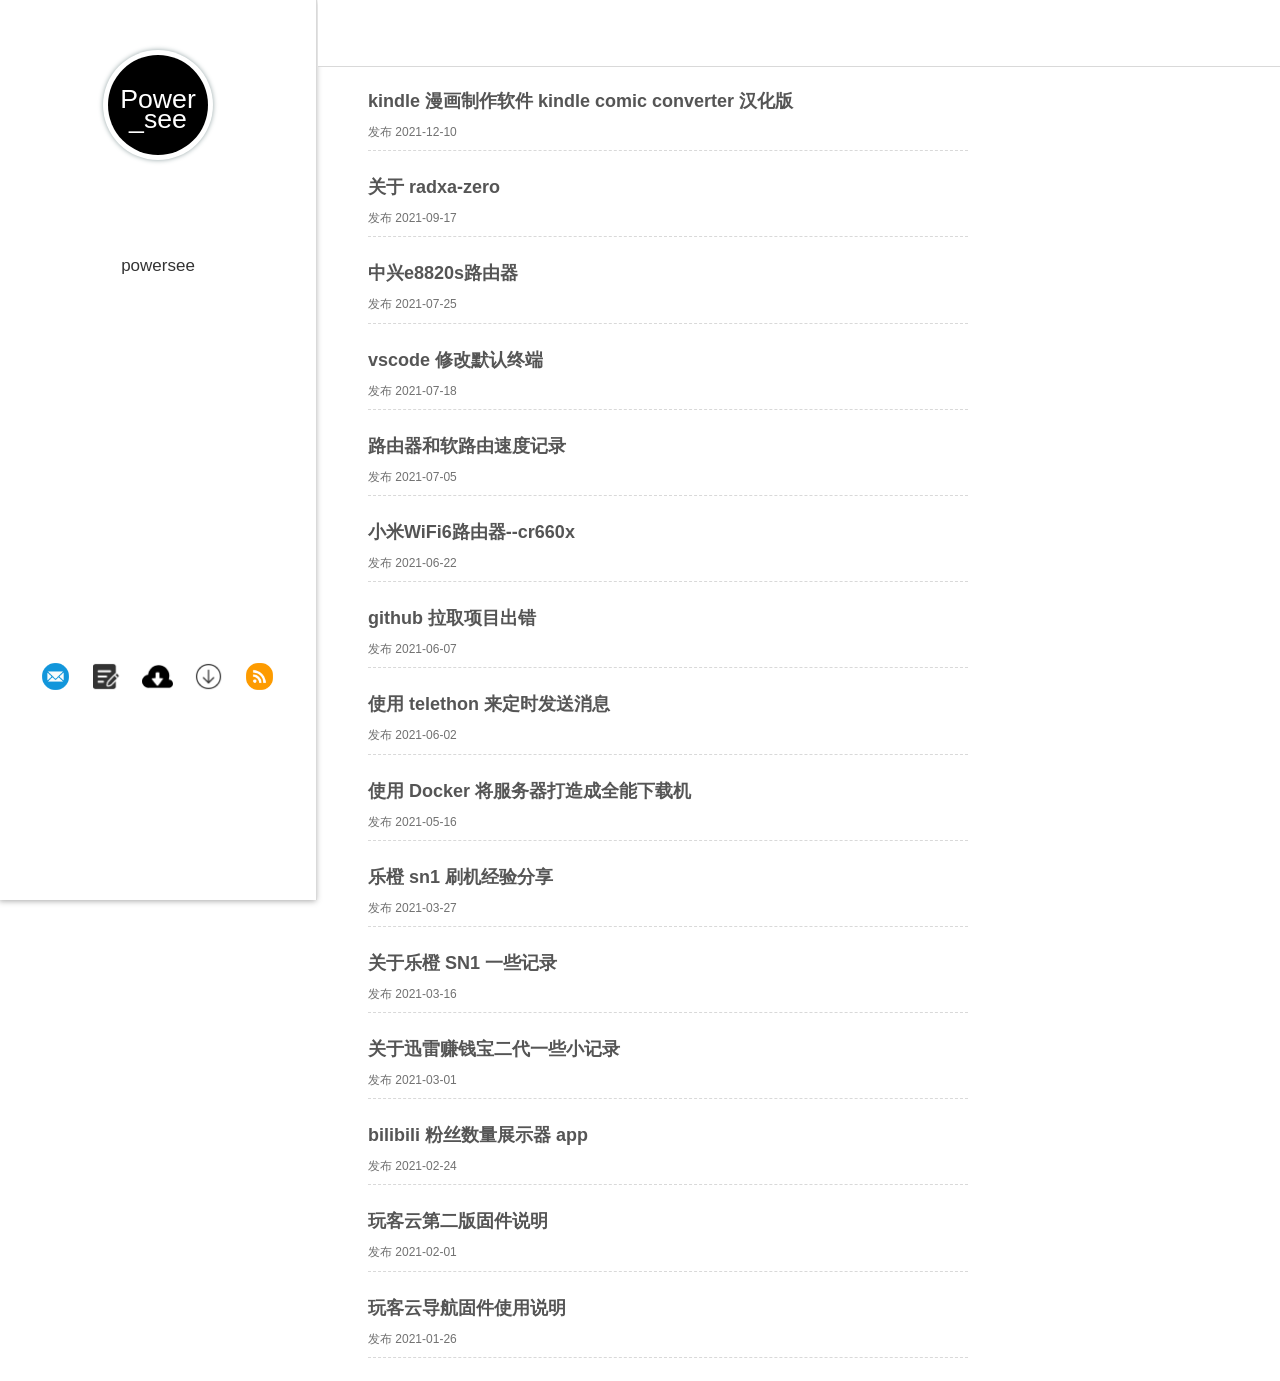
<file: archives/2021/index.html>
<!DOCTYPE html>
<html lang="en">
<head>
  <meta charset="UTF-8">
  <meta http-equiv="X-UA-Compatible" content="IE=edge,chrome=1">
  <meta name="viewport" content="width=device-width, initial-scale=1, maximum-scale=1, user-scalable=no">
  <meta name="keywords" content="hexo,个人博客,blog" />
  <meta name="description" content="Powersee 的个人博客" />
  <meta http-equiv="x-dns-prefetch-control" content="on">
  <link rel="dns-prefetch" href="https://busuanzi.ibruce.info">
  <link rel="dns-prefetch" href="https://at.alicdn.com">
  
  
  
  <link rel="stylesheet" type="text/css" href="/./style/main.css">
	<link rel="shortcut icon" href="/blog.svg" title="Favicon">
	<title>Powersee的博客</title>
  
  
<meta name="generator" content="Hexo 6.0.0"><link rel="alternate" href="/atom.xml" title="Powersee的博客" type="application/atom+xml">
</head>
<body>
  <div class="left-aside">
    <!-- <div class="face-img"><img src="/./img/powersee.jpeg"></div> -->
    <div class="face-img">
      <svg xmlns="http://www.w3.org/2000/svg" width="180" height="180" viewBox="0 0 180 180">
        <rect width="100%" height="100%" fill="black"></rect> <!-- 黑色背景矩形 -->
        <text x="50%" y="45%" text-anchor="middle" dy=".3em" fill="white" font-size="48" font-family="sans-serif">Power</text> <!-- 文字 "Power"，居中对齐，白色填充，字号 48px，字体 sans-serif -->
          <text x="50%" y="65%" text-anchor="middle" dy=".3em" fill="white" font-size="48" font-family="sans-serif">_see</text>
      </svg>
    </div>
    <div class="intro-word">
        <h2></h2>
        <p>powersee</p>
    </div>
    <div class="sns">
        <ul>
            
            <li>
                <a target="_blank" href="mailto:powersee@powersee.top" title="电子邮箱">
                    <img src="/./img/icon-email.png" alt="电子邮箱" data-tooltip="电子邮箱">
                </a>
            </li>
            
            <li>
                <a target="_blank" href="https://blog.powersee.top/" title="备份博客">
                    <img src="/./img/blog.png" alt="备份博客" data-tooltip="备份博客">
                </a>
            </li>
            
            <li>
                <a target="_blank" href="https://pan.powersee.top/" title="下载站">
                    <img src="/./img/download.png" alt="下载站" data-tooltip="下载站">
                </a>
            </li>
            
            <li>
                <a target="_blank" href="http://veger.ysepan.com/" title="E 盘">
                    <img src="/./img/epan.png" alt="E 盘" data-tooltip="E 盘">
                </a>
            </li>
            
            <li>
                <a target="_blank" href="/atom.xml" title="RSS">
                    <img src="/./img/icon-rss.png" alt="RSS" data-tooltip="RSS">
                </a>
            </li>
            
        </ul>
    </div>
</div>
<div class="right-aside">
    <div class="right-nav ms">
        <div class="main">
          <svg id="nav-menu" class="icon icon-menu" aria-hidden="true">
            <use xlink:href="#icon-menu"></use>
          </svg>
          <ul class="left">
              
          </ul>
          <div class="search">
            <div class="search-box">
              <input type="search"  id="search" class="input-search" placeholder="搜索">
              <i class="icon-search"></i>
              <div class="search-result-box">
                <ul id="search-result"></ul>
              </div>
            </div>
            <svg id="nav-search" class="icon icon-search" aria-hidden="true">
              <use xlink:href="#icon-search"></use>
            </svg>
          </div>
        </div>
    </div>
    <div class="right-main">
        <!-- <div class="category">
            <ul>
                <li><a href="/" class="">最新</a></li>
                
                    <li><a href="/categories/mac/" class="">mac</a></li>
                
                    <li><a href="/categories/手机/" class="">手机</a></li>
                
                    <li><a href="/categories/服务器/" class="">服务器</a></li>
                
                    <li><a href="/categories/随笔/" class="">随笔</a></li>
                
            </ul>
        </div> -->
        <div class="clear"></div>
        <div class="list">
            <div>
                
                
  
    <div class="item">
      <div class="title">
        <a href="/2021/12/about-kcc/">kindle 漫画制作软件 kindle comic converter 汉化版</a>
      </div>
      <div class="info">
        <ul>
          <li>发布 <time datetime="2021-12-10T12:20:37.000Z" itemprop="date">2021-12-10</time>
          </li>
          
          <!--<li> 评论 <span id = "url::https://powersee.github.io/2021/12/about-kcc/" class = "cy_cmt_count" ></span>
          </li>-->
        </ul>
      </div>
    </div>
  


                
                
  
    <div class="item">
      <div class="title">
        <a href="/2021/09/radxa-zero/">关于 radxa-zero</a>
      </div>
      <div class="info">
        <ul>
          <li>发布 <time datetime="2021-09-17T13:40:18.000Z" itemprop="date">2021-09-17</time>
          </li>
          
          <!--<li> 评论 <span id = "url::https://powersee.github.io/2021/09/radxa-zero/" class = "cy_cmt_count" ></span>
          </li>-->
        </ul>
      </div>
    </div>
  


                
                
  
    <div class="item">
      <div class="title">
        <a href="/2021/07/zte-e8820s/">中兴e8820s路由器</a>
      </div>
      <div class="info">
        <ul>
          <li>发布 <time datetime="2021-07-25T07:11:50.000Z" itemprop="date">2021-07-25</time>
          </li>
          
          <!--<li> 评论 <span id = "url::https://powersee.github.io/2021/07/zte-e8820s/" class = "cy_cmt_count" ></span>
          </li>-->
        </ul>
      </div>
    </div>
  


                
                
  
    <div class="item">
      <div class="title">
        <a href="/2021/07/vscode-change-default-terminal/">vscode 修改默认终端</a>
      </div>
      <div class="info">
        <ul>
          <li>发布 <time datetime="2021-07-18T13:37:21.000Z" itemprop="date">2021-07-18</time>
          </li>
          
          <!--<li> 评论 <span id = "url::https://powersee.github.io/2021/07/vscode-change-default-terminal/" class = "cy_cmt_count" ></span>
          </li>-->
        </ul>
      </div>
    </div>
  


                
                
  
    <div class="item">
      <div class="title">
        <a href="/2021/07/router-speed/">路由器和软路由速度记录</a>
      </div>
      <div class="info">
        <ul>
          <li>发布 <time datetime="2021-07-05T01:25:59.000Z" itemprop="date">2021-07-05</time>
          </li>
          
          <!--<li> 评论 <span id = "url::https://powersee.github.io/2021/07/router-speed/" class = "cy_cmt_count" ></span>
          </li>-->
        </ul>
      </div>
    </div>
  


                
                
  
    <div class="item">
      <div class="title">
        <a href="/2021/06/xiaomi-cr660x/">小米WiFi6路由器--cr660x</a>
      </div>
      <div class="info">
        <ul>
          <li>发布 <time datetime="2021-06-22T03:07:40.000Z" itemprop="date">2021-06-22</time>
          </li>
          
          <!--<li> 评论 <span id = "url::https://powersee.github.io/2021/06/xiaomi-cr660x/" class = "cy_cmt_count" ></span>
          </li>-->
        </ul>
      </div>
    </div>
  


                
                
  
    <div class="item">
      <div class="title">
        <a href="/2021/06/github-clone-error/">github 拉取项目出错</a>
      </div>
      <div class="info">
        <ul>
          <li>发布 <time datetime="2021-06-07T08:19:09.000Z" itemprop="date">2021-06-07</time>
          </li>
          
          <!--<li> 评论 <span id = "url::https://powersee.github.io/2021/06/github-clone-error/" class = "cy_cmt_count" ></span>
          </li>-->
        </ul>
      </div>
    </div>
  


                
                
  
    <div class="item">
      <div class="title">
        <a href="/2021/06/telethon-auto-reply/">使用 telethon 来定时发送消息</a>
      </div>
      <div class="info">
        <ul>
          <li>发布 <time datetime="2021-06-02T13:49:39.000Z" itemprop="date">2021-06-02</time>
          </li>
          
          <!--<li> 评论 <span id = "url::https://powersee.github.io/2021/06/telethon-auto-reply/" class = "cy_cmt_count" ></span>
          </li>-->
        </ul>
      </div>
    </div>
  


                
                
  
    <div class="item">
      <div class="title">
        <a href="/2021/05/docker-download-server/">使用 Docker 将服务器打造成全能下载机</a>
      </div>
      <div class="info">
        <ul>
          <li>发布 <time datetime="2021-05-16T00:41:53.000Z" itemprop="date">2021-05-16</time>
          </li>
          
          <!--<li> 评论 <span id = "url::https://powersee.github.io/2021/05/docker-download-server/" class = "cy_cmt_count" ></span>
          </li>-->
        </ul>
      </div>
    </div>
  


                
                
  
    <div class="item">
      <div class="title">
        <a href="/2021/03/sn1-flash/">乐橙 sn1 刷机经验分享</a>
      </div>
      <div class="info">
        <ul>
          <li>发布 <time datetime="2021-03-27T09:00:06.000Z" itemprop="date">2021-03-27</time>
          </li>
          
          <!--<li> 评论 <span id = "url::https://powersee.github.io/2021/03/sn1-flash/" class = "cy_cmt_count" ></span>
          </li>-->
        </ul>
      </div>
    </div>
  


                
                
  
    <div class="item">
      <div class="title">
        <a href="/2021/03/about-sn1/">关于乐橙 SN1 一些记录</a>
      </div>
      <div class="info">
        <ul>
          <li>发布 <time datetime="2021-03-16T05:27:52.000Z" itemprop="date">2021-03-16</time>
          </li>
          
          <!--<li> 评论 <span id = "url::https://powersee.github.io/2021/03/about-sn1/" class = "cy_cmt_count" ></span>
          </li>-->
        </ul>
      </div>
    </div>
  


                
                
  
    <div class="item">
      <div class="title">
        <a href="/2021/03/about-zhuanqianbao2/">关于迅雷赚钱宝二代一些小记录</a>
      </div>
      <div class="info">
        <ul>
          <li>发布 <time datetime="2021-03-01T12:59:41.000Z" itemprop="date">2021-03-01</time>
          </li>
          
          <!--<li> 评论 <span id = "url::https://powersee.github.io/2021/03/about-zhuanqianbao2/" class = "cy_cmt_count" ></span>
          </li>-->
        </ul>
      </div>
    </div>
  


                
                
  
    <div class="item">
      <div class="title">
        <a href="/2021/02/bilibili-fans/">bilibili 粉丝数量展示器 app</a>
      </div>
      <div class="info">
        <ul>
          <li>发布 <time datetime="2021-02-24T05:58:21.000Z" itemprop="date">2021-02-24</time>
          </li>
          
          <!--<li> 评论 <span id = "url::https://powersee.github.io/2021/02/bilibili-fans/" class = "cy_cmt_count" ></span>
          </li>-->
        </ul>
      </div>
    </div>
  


                
                
  
    <div class="item">
      <div class="title">
        <a href="/2021/02/wankeyun-2/">玩客云第二版固件说明</a>
      </div>
      <div class="info">
        <ul>
          <li>发布 <time datetime="2021-02-01T07:05:09.000Z" itemprop="date">2021-02-01</time>
          </li>
          
          <!--<li> 评论 <span id = "url::https://powersee.github.io/2021/02/wankeyun-2/" class = "cy_cmt_count" ></span>
          </li>-->
        </ul>
      </div>
    </div>
  


                
                
  
    <div class="item">
      <div class="title">
        <a href="/2021/01/wankeyun-server/">玩客云导航固件使用说明</a>
      </div>
      <div class="info">
        <ul>
          <li>发布 <time datetime="2021-01-26T00:46:22.000Z" itemprop="date">2021-01-26</time>
          </li>
          
          <!--<li> 评论 <span id = "url::https://powersee.github.io/2021/01/wankeyun-server/" class = "cy_cmt_count" ></span>
          </li>-->
        </ul>
      </div>
    </div>
  


                
                

            </div>
        </div>
        <!-- <div class="clear"></div> -->

    </div>
</div>
<!-- <script>
  var homeLeftBgArr = ''.split(',');
  var homeLeftBgArrLen = homeLeftBgArr.length;
  var leftBackgroundUrl = homeLeftBgArr[Math.floor(Math.random() * homeLeftBgArrLen)];
  var homeLeftAsideNode = document.getElementsByClassName('left-aside')[0];
  if (homeLeftAsideNode) {
    homeLeftAsideNode.style.backgroundImage = 'url(' + leftBackgroundUrl + ')';
  }
</script> -->
<script async src="//busuanzi.ibruce.info/busuanzi/2.3/busuanzi.pure.mini.js"></script>
</script>
<script>//console
  var consoleConfig = ''.split(',');
  var canConsole = 'false';
  var consoleInfo = (function(consoleConfig) {
  if (!canConsole || !consoleConfig || consoleConfig.length < 1) {
    return;
  }
  var consoleColor = '#6190e8';
  var _console;
  var backgroundTextStyle = 'padding: 1px 5px;color: #fff;background: ' + consoleColor + ';'
  var textStyle = 'color: ' + consoleColor + ';';

  consoleConfig.map(o => {
    var num = (o.match(/%c/g) || []).length;
    if(/^http(s)?:\/\//.test(o)) {
      console.log('%c     ', 'background: url(' + o + ') no-repeat left center;font-size: 180px;');
      return;
    }
    if (num > 0) {
      var logArguments = [];
      for (var i = 0; i < num; i++) {
        if (i % 2 === 0) {
          logArguments.push(backgroundTextStyle);
        } else {
          logArguments.push(textStyle);
        }
      }
      (_console = console).log.apply(_console, ['%c' + o, textStyle].concat(logArguments));
      return;
    }
    console.log('%c' + o, textStyle);
  });

}(consoleConfig));

// js 也放到 腾讯云 cos
</script><script type="text/javascript" src="https://blog-img-1259157239.cos.ap-guangzhou.myqcloud.com/js/main.js"></script>
<script type="text/javascript" src="/js/my.js"></script>

  <script src="//at.alicdn.com/t/font_159214_mvtxvg9me9.js"></script>
</body>
</html>
</file>
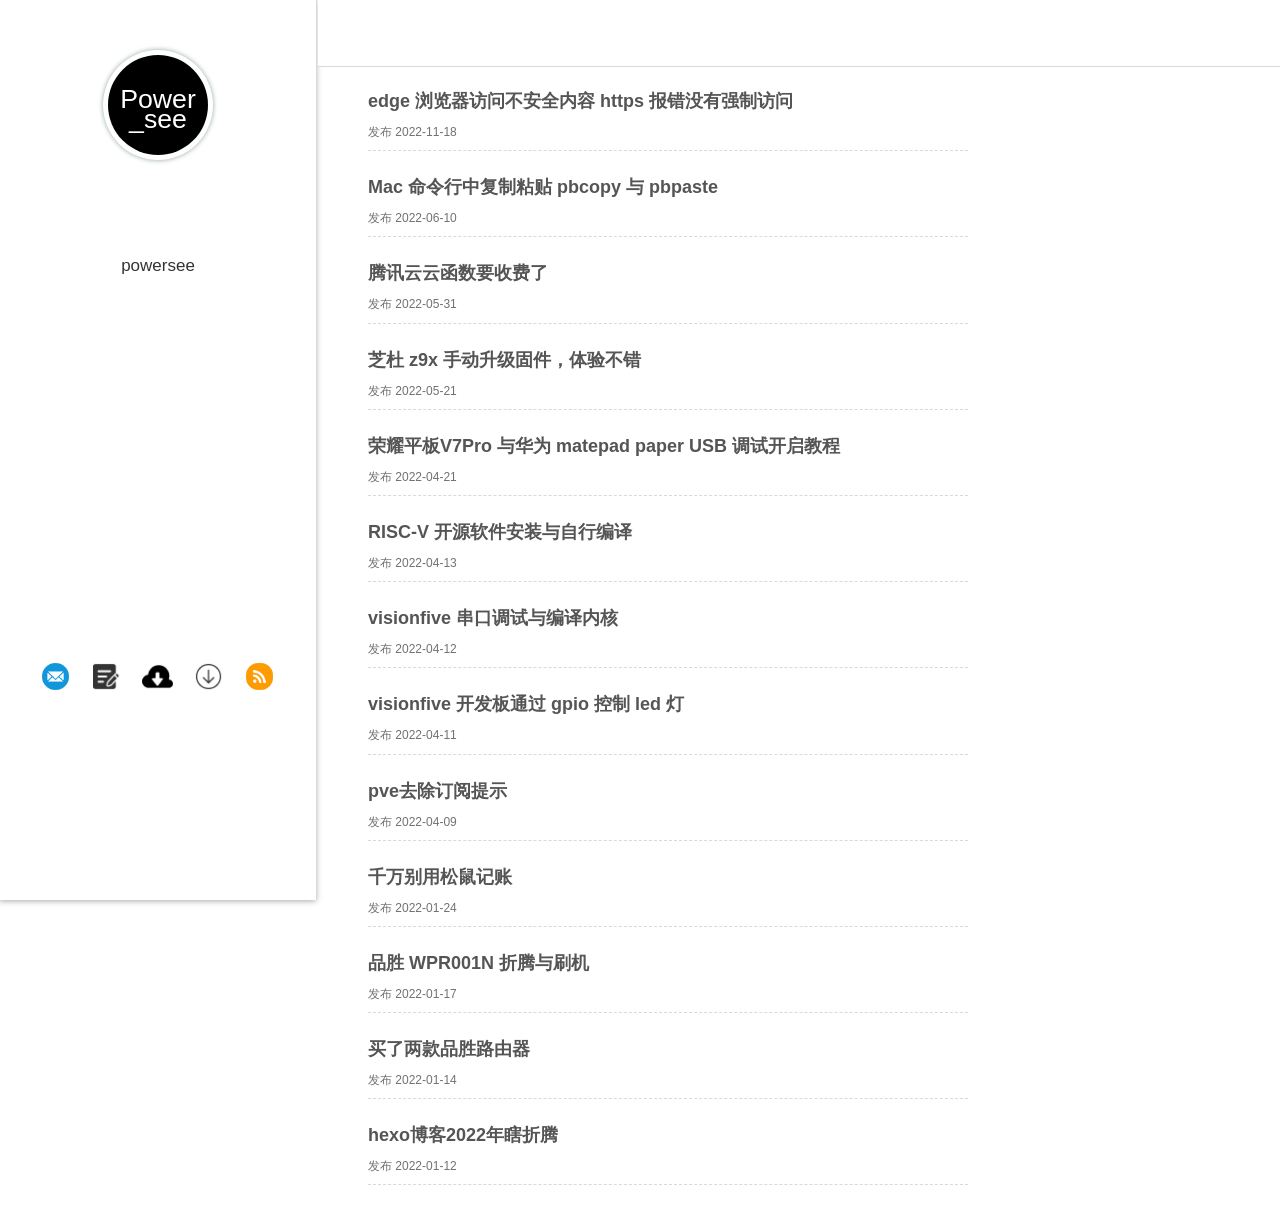
<file: archives/2022/index.html>
<!DOCTYPE html>
<html lang="en">
<head>
  <meta charset="UTF-8">
  <meta http-equiv="X-UA-Compatible" content="IE=edge,chrome=1">
  <meta name="viewport" content="width=device-width, initial-scale=1, maximum-scale=1, user-scalable=no">
  <meta name="keywords" content="hexo,个人博客,blog" />
  <meta name="description" content="Powersee 的个人博客" />
  <meta http-equiv="x-dns-prefetch-control" content="on">
  <link rel="dns-prefetch" href="https://busuanzi.ibruce.info">
  <link rel="dns-prefetch" href="https://at.alicdn.com">
  
  
  
  <link rel="stylesheet" type="text/css" href="/./style/main.css">
	<link rel="shortcut icon" href="/blog.svg" title="Favicon">
	<title>Powersee的博客</title>
  
  
<meta name="generator" content="Hexo 6.0.0"><link rel="alternate" href="/atom.xml" title="Powersee的博客" type="application/atom+xml">
</head>
<body>
  <div class="left-aside">
    <!-- <div class="face-img"><img src="/./img/powersee.jpeg"></div> -->
    <div class="face-img">
      <svg xmlns="http://www.w3.org/2000/svg" width="180" height="180" viewBox="0 0 180 180">
        <rect width="100%" height="100%" fill="black"></rect> <!-- 黑色背景矩形 -->
        <text x="50%" y="45%" text-anchor="middle" dy=".3em" fill="white" font-size="48" font-family="sans-serif">Power</text> <!-- 文字 "Power"，居中对齐，白色填充，字号 48px，字体 sans-serif -->
          <text x="50%" y="65%" text-anchor="middle" dy=".3em" fill="white" font-size="48" font-family="sans-serif">_see</text>
      </svg>
    </div>
    <div class="intro-word">
        <h2></h2>
        <p>powersee</p>
    </div>
    <div class="sns">
        <ul>
            
            <li>
                <a target="_blank" href="mailto:powersee@powersee.top" title="电子邮箱">
                    <img src="/./img/icon-email.png" alt="电子邮箱" data-tooltip="电子邮箱">
                </a>
            </li>
            
            <li>
                <a target="_blank" href="https://blog.powersee.top/" title="备份博客">
                    <img src="/./img/blog.png" alt="备份博客" data-tooltip="备份博客">
                </a>
            </li>
            
            <li>
                <a target="_blank" href="https://pan.powersee.top/" title="下载站">
                    <img src="/./img/download.png" alt="下载站" data-tooltip="下载站">
                </a>
            </li>
            
            <li>
                <a target="_blank" href="http://veger.ysepan.com/" title="E 盘">
                    <img src="/./img/epan.png" alt="E 盘" data-tooltip="E 盘">
                </a>
            </li>
            
            <li>
                <a target="_blank" href="/atom.xml" title="RSS">
                    <img src="/./img/icon-rss.png" alt="RSS" data-tooltip="RSS">
                </a>
            </li>
            
        </ul>
    </div>
</div>
<div class="right-aside">
    <div class="right-nav ms">
        <div class="main">
          <svg id="nav-menu" class="icon icon-menu" aria-hidden="true">
            <use xlink:href="#icon-menu"></use>
          </svg>
          <ul class="left">
              
          </ul>
          <div class="search">
            <div class="search-box">
              <input type="search"  id="search" class="input-search" placeholder="搜索">
              <i class="icon-search"></i>
              <div class="search-result-box">
                <ul id="search-result"></ul>
              </div>
            </div>
            <svg id="nav-search" class="icon icon-search" aria-hidden="true">
              <use xlink:href="#icon-search"></use>
            </svg>
          </div>
        </div>
    </div>
    <div class="right-main">
        <!-- <div class="category">
            <ul>
                <li><a href="/" class="">最新</a></li>
                
                    <li><a href="/categories/mac/" class="">mac</a></li>
                
                    <li><a href="/categories/手机/" class="">手机</a></li>
                
                    <li><a href="/categories/服务器/" class="">服务器</a></li>
                
                    <li><a href="/categories/随笔/" class="">随笔</a></li>
                
            </ul>
        </div> -->
        <div class="clear"></div>
        <div class="list">
            <div>
                
                
  
    <div class="item">
      <div class="title">
        <a href="/2022/11/edge-unsafe/">edge 浏览器访问不安全内容 https 报错没有强制访问</a>
      </div>
      <div class="info">
        <ul>
          <li>发布 <time datetime="2022-11-18T02:18:08.000Z" itemprop="date">2022-11-18</time>
          </li>
          
          <!--<li> 评论 <span id = "url::https://powersee.github.io/2022/11/edge-unsafe/" class = "cy_cmt_count" ></span>
          </li>-->
        </ul>
      </div>
    </div>
  


                
                
  
    <div class="item">
      <div class="title">
        <a href="/2022/06/mac-pbcopy-pbpaste/">Mac 命令行中复制粘贴 pbcopy 与 pbpaste</a>
      </div>
      <div class="info">
        <ul>
          <li>发布 <time datetime="2022-06-10T03:28:56.000Z" itemprop="date">2022-06-10</time>
          </li>
          
          <!--<li> 评论 <span id = "url::https://powersee.github.io/2022/06/mac-pbcopy-pbpaste/" class = "cy_cmt_count" ></span>
          </li>-->
        </ul>
      </div>
    </div>
  


                
                
  
    <div class="item">
      <div class="title">
        <a href="/2022/05/tencent-scf/">腾讯云云函数要收费了</a>
      </div>
      <div class="info">
        <ul>
          <li>发布 <time datetime="2022-05-31T13:00:41.000Z" itemprop="date">2022-05-31</time>
          </li>
          
          <!--<li> 评论 <span id = "url::https://powersee.github.io/2022/05/tencent-scf/" class = "cy_cmt_count" ></span>
          </li>-->
        </ul>
      </div>
    </div>
  


                
                
  
    <div class="item">
      <div class="title">
        <a href="/2022/05/zidoo-z9x-update/">芝杜 z9x 手动升级固件，体验不错</a>
      </div>
      <div class="info">
        <ul>
          <li>发布 <time datetime="2022-05-21T02:40:20.000Z" itemprop="date">2022-05-21</time>
          </li>
          
          <!--<li> 评论 <span id = "url::https://powersee.github.io/2022/05/zidoo-z9x-update/" class = "cy_cmt_count" ></span>
          </li>-->
        </ul>
      </div>
    </div>
  


                
                
  
    <div class="item">
      <div class="title">
        <a href="/2022/04/usb-debugging-honor-and-huawei/">荣耀平板V7Pro 与华为 matepad paper USB 调试开启教程</a>
      </div>
      <div class="info">
        <ul>
          <li>发布 <time datetime="2022-04-21T08:52:15.000Z" itemprop="date">2022-04-21</time>
          </li>
          
          <!--<li> 评论 <span id = "url::https://powersee.github.io/2022/04/usb-debugging-honor-and-huawei/" class = "cy_cmt_count" ></span>
          </li>-->
        </ul>
      </div>
    </div>
  


                
                
  
    <div class="item">
      <div class="title">
        <a href="/2022/04/riscv-apps/">RISC-V 开源软件安装与自行编译</a>
      </div>
      <div class="info">
        <ul>
          <li>发布 <time datetime="2022-04-13T02:42:58.000Z" itemprop="date">2022-04-13</time>
          </li>
          
          <!--<li> 评论 <span id = "url::https://powersee.github.io/2022/04/riscv-apps/" class = "cy_cmt_count" ></span>
          </li>-->
        </ul>
      </div>
    </div>
  


                
                
  
    <div class="item">
      <div class="title">
        <a href="/2022/04/visionfive-ttl-linux/">visionfive 串口调试与编译内核</a>
      </div>
      <div class="info">
        <ul>
          <li>发布 <time datetime="2022-04-12T09:36:52.000Z" itemprop="date">2022-04-12</time>
          </li>
          
          <!--<li> 评论 <span id = "url::https://powersee.github.io/2022/04/visionfive-ttl-linux/" class = "cy_cmt_count" ></span>
          </li>-->
        </ul>
      </div>
    </div>
  


                
                
  
    <div class="item">
      <div class="title">
        <a href="/2022/04/visionfive-gpio-led/">visionfive 开发板通过 gpio 控制 led 灯</a>
      </div>
      <div class="info">
        <ul>
          <li>发布 <time datetime="2022-04-11T01:14:38.000Z" itemprop="date">2022-04-11</time>
          </li>
          
          <!--<li> 评论 <span id = "url::https://powersee.github.io/2022/04/visionfive-gpio-led/" class = "cy_cmt_count" ></span>
          </li>-->
        </ul>
      </div>
    </div>
  


                
                
  
    <div class="item">
      <div class="title">
        <a href="/2022/04/pve-remove-notice/">pve去除订阅提示</a>
      </div>
      <div class="info">
        <ul>
          <li>发布 <time datetime="2022-04-09T13:45:14.000Z" itemprop="date">2022-04-09</time>
          </li>
          
          <!--<li> 评论 <span id = "url::https://powersee.github.io/2022/04/pve-remove-notice/" class = "cy_cmt_count" ></span>
          </li>-->
        </ul>
      </div>
    </div>
  


                
                
  
    <div class="item">
      <div class="title">
        <a href="/2022/01/songshujizhang/">千万别用松鼠记账</a>
      </div>
      <div class="info">
        <ul>
          <li>发布 <time datetime="2022-01-24T08:43:35.000Z" itemprop="date">2022-01-24</time>
          </li>
          
          <!--<li> 评论 <span id = "url::https://powersee.github.io/2022/01/songshujizhang/" class = "cy_cmt_count" ></span>
          </li>-->
        </ul>
      </div>
    </div>
  


                
                
  
    <div class="item">
      <div class="title">
        <a href="/2022/01/pisen-wpr001n/">品胜 WPR001N 折腾与刷机</a>
      </div>
      <div class="info">
        <ul>
          <li>发布 <time datetime="2022-01-17T14:19:44.000Z" itemprop="date">2022-01-17</time>
          </li>
          
          <!--<li> 评论 <span id = "url::https://powersee.github.io/2022/01/pisen-wpr001n/" class = "cy_cmt_count" ></span>
          </li>-->
        </ul>
      </div>
    </div>
  


                
                
  
    <div class="item">
      <div class="title">
        <a href="/2022/01/pisen-router/">买了两款品胜路由器</a>
      </div>
      <div class="info">
        <ul>
          <li>发布 <time datetime="2022-01-14T05:54:39.000Z" itemprop="date">2022-01-14</time>
          </li>
          
          <!--<li> 评论 <span id = "url::https://powersee.github.io/2022/01/pisen-router/" class = "cy_cmt_count" ></span>
          </li>-->
        </ul>
      </div>
    </div>
  


                
                
  
    <div class="item">
      <div class="title">
        <a href="/2022/01/hexo-2022/">hexo博客2022年瞎折腾</a>
      </div>
      <div class="info">
        <ul>
          <li>发布 <time datetime="2022-01-12T03:21:54.000Z" itemprop="date">2022-01-12</time>
          </li>
          
          <!--<li> 评论 <span id = "url::https://powersee.github.io/2022/01/hexo-2022/" class = "cy_cmt_count" ></span>
          </li>-->
        </ul>
      </div>
    </div>
  


                
                

            </div>
        </div>
        <!-- <div class="clear"></div> -->

    </div>
</div>
<!-- <script>
  var homeLeftBgArr = ''.split(',');
  var homeLeftBgArrLen = homeLeftBgArr.length;
  var leftBackgroundUrl = homeLeftBgArr[Math.floor(Math.random() * homeLeftBgArrLen)];
  var homeLeftAsideNode = document.getElementsByClassName('left-aside')[0];
  if (homeLeftAsideNode) {
    homeLeftAsideNode.style.backgroundImage = 'url(' + leftBackgroundUrl + ')';
  }
</script> -->
<script async src="//busuanzi.ibruce.info/busuanzi/2.3/busuanzi.pure.mini.js"></script>
</script>
<script>//console
  var consoleConfig = ''.split(',');
  var canConsole = 'false';
  var consoleInfo = (function(consoleConfig) {
  if (!canConsole || !consoleConfig || consoleConfig.length < 1) {
    return;
  }
  var consoleColor = '#6190e8';
  var _console;
  var backgroundTextStyle = 'padding: 1px 5px;color: #fff;background: ' + consoleColor + ';'
  var textStyle = 'color: ' + consoleColor + ';';

  consoleConfig.map(o => {
    var num = (o.match(/%c/g) || []).length;
    if(/^http(s)?:\/\//.test(o)) {
      console.log('%c     ', 'background: url(' + o + ') no-repeat left center;font-size: 180px;');
      return;
    }
    if (num > 0) {
      var logArguments = [];
      for (var i = 0; i < num; i++) {
        if (i % 2 === 0) {
          logArguments.push(backgroundTextStyle);
        } else {
          logArguments.push(textStyle);
        }
      }
      (_console = console).log.apply(_console, ['%c' + o, textStyle].concat(logArguments));
      return;
    }
    console.log('%c' + o, textStyle);
  });

}(consoleConfig));

// js 也放到 腾讯云 cos
</script><script type="text/javascript" src="https://blog-img-1259157239.cos.ap-guangzhou.myqcloud.com/js/main.js"></script>
<script type="text/javascript" src="/js/my.js"></script>

  <script src="//at.alicdn.com/t/font_159214_mvtxvg9me9.js"></script>
</body>
</html>
</file>
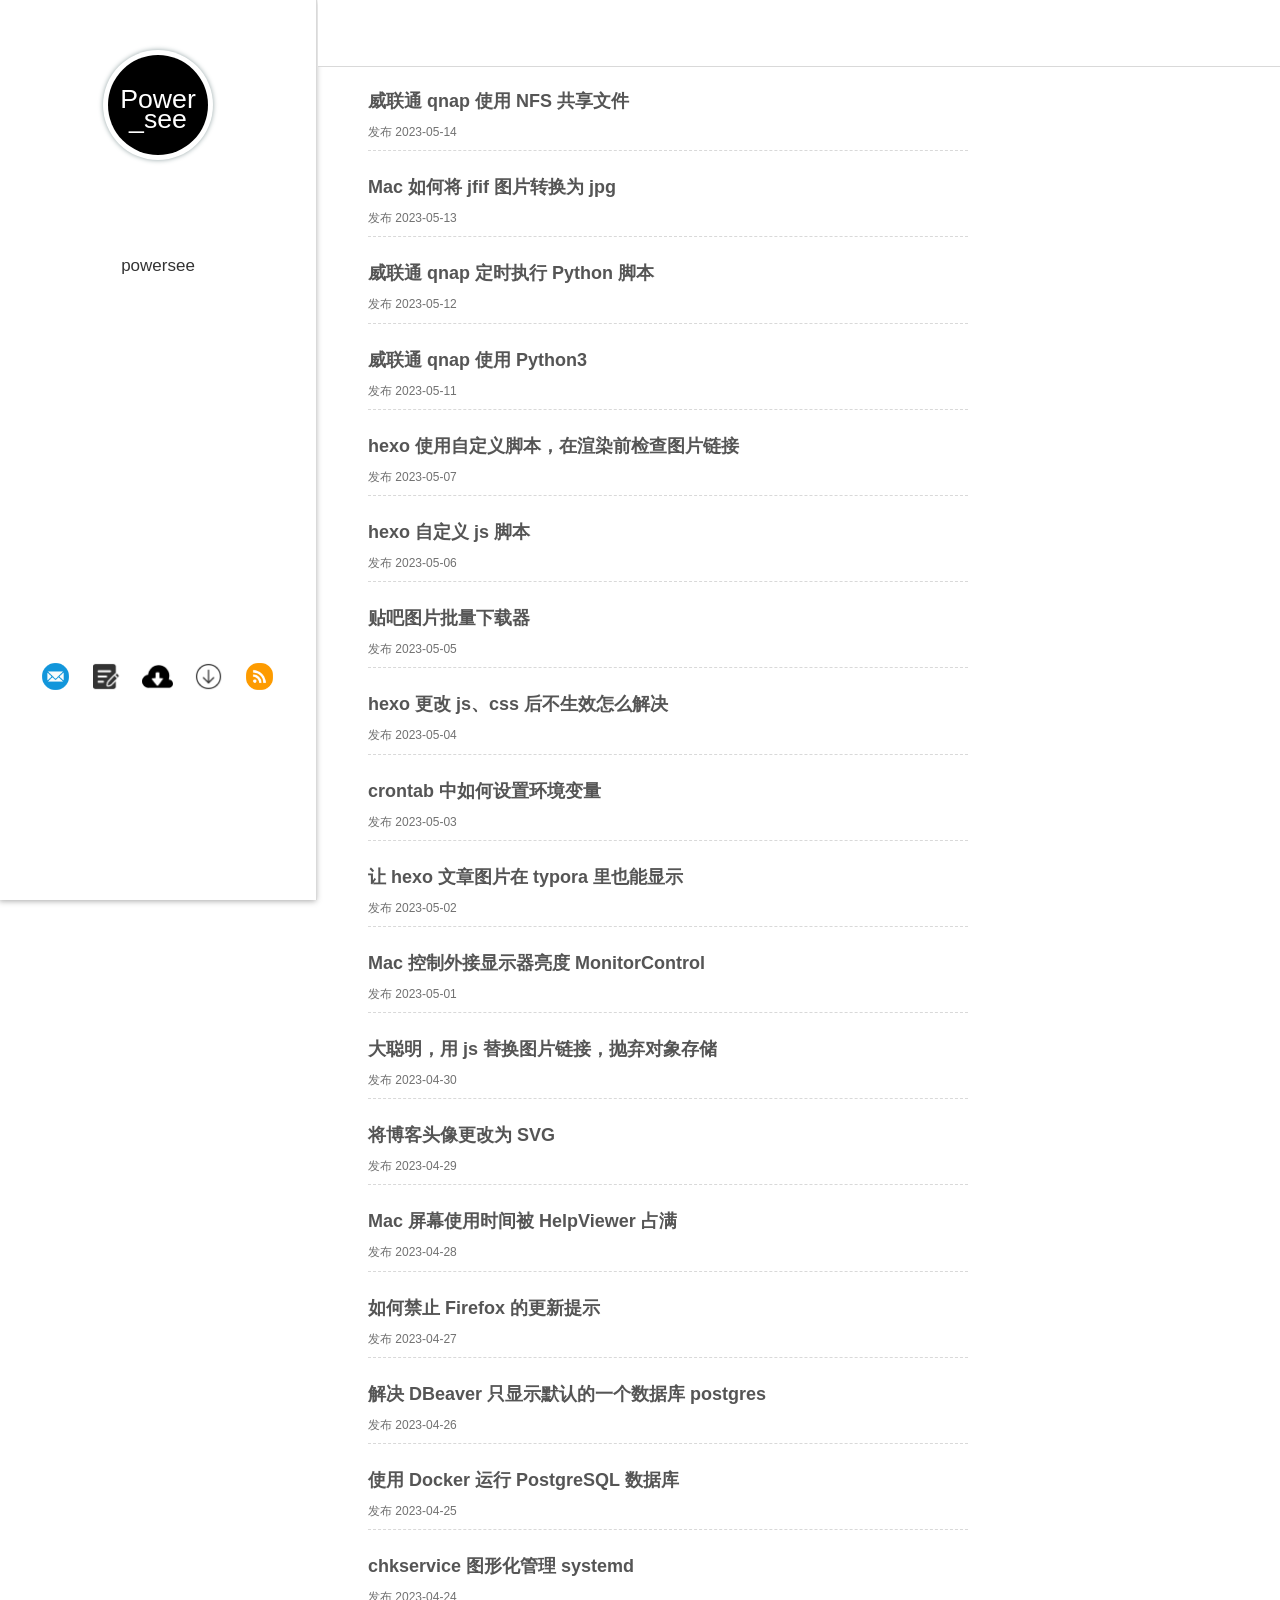
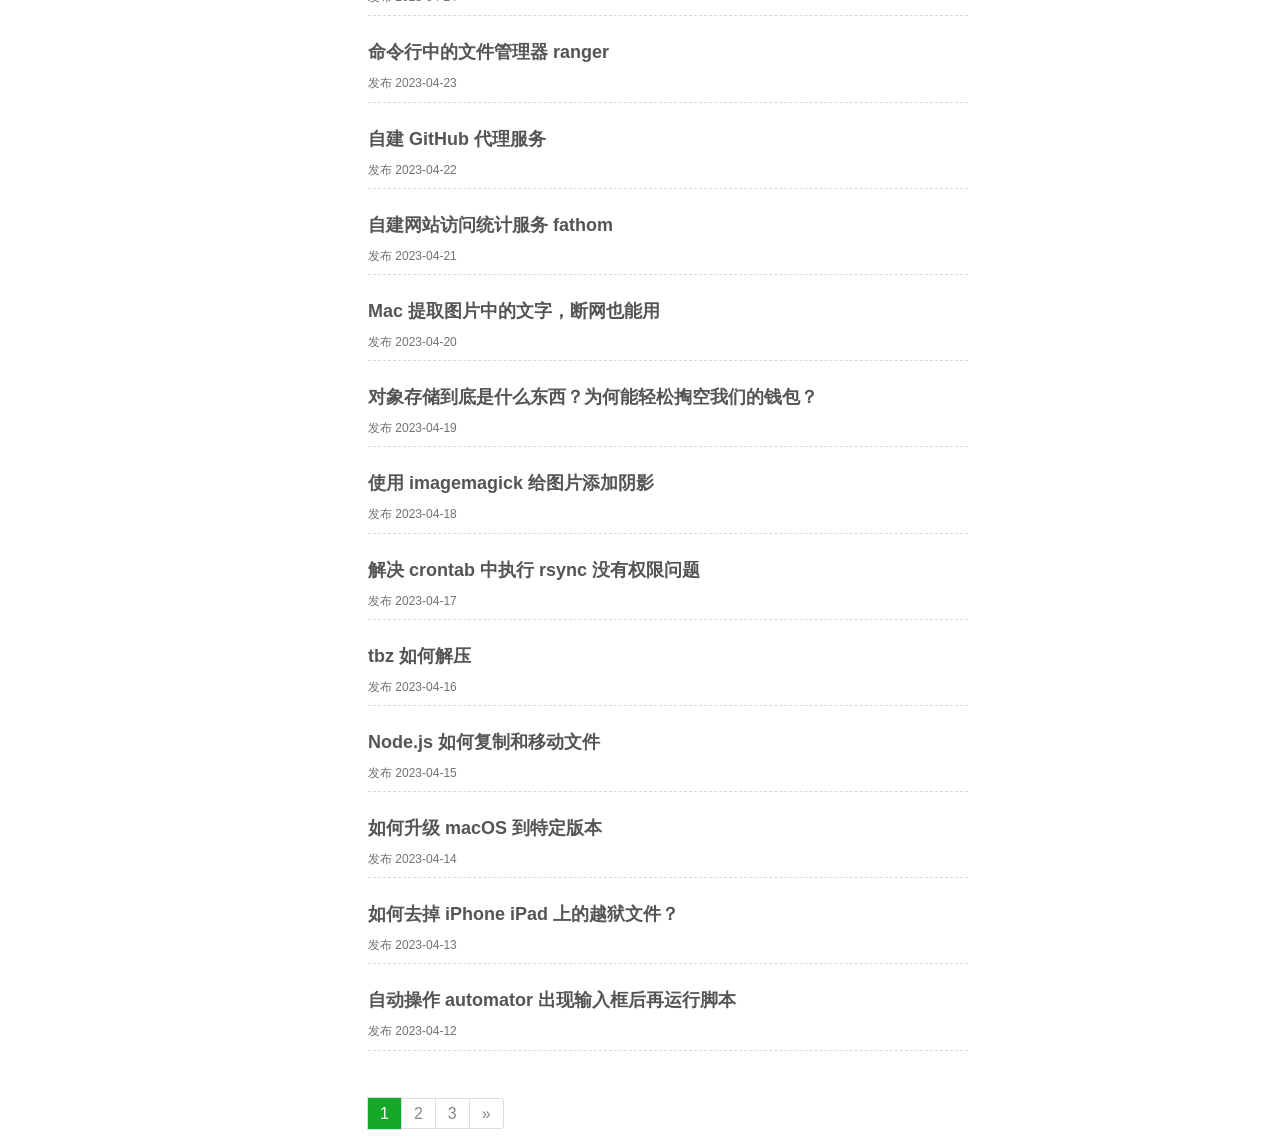
<file: archives/2023/index.html>
<!DOCTYPE html>
<html lang="en">
<head>
  <meta charset="UTF-8">
  <meta http-equiv="X-UA-Compatible" content="IE=edge,chrome=1">
  <meta name="viewport" content="width=device-width, initial-scale=1, maximum-scale=1, user-scalable=no">
  <meta name="keywords" content="hexo,个人博客,blog" />
  <meta name="description" content="Powersee 的个人博客" />
  <meta http-equiv="x-dns-prefetch-control" content="on">
  <link rel="dns-prefetch" href="https://busuanzi.ibruce.info">
  <link rel="dns-prefetch" href="https://at.alicdn.com">
  
  
  
  <link rel="stylesheet" type="text/css" href="/./style/main.css">
	<link rel="shortcut icon" href="/blog.svg" title="Favicon">
	<title>Powersee的博客</title>
  
  
<meta name="generator" content="Hexo 6.0.0"><link rel="alternate" href="/atom.xml" title="Powersee的博客" type="application/atom+xml">
</head>
<body>
  <div class="left-aside">
    <!-- <div class="face-img"><img src="/./img/powersee.jpeg"></div> -->
    <div class="face-img">
      <svg xmlns="http://www.w3.org/2000/svg" width="180" height="180" viewBox="0 0 180 180">
        <rect width="100%" height="100%" fill="black"></rect> <!-- 黑色背景矩形 -->
        <text x="50%" y="45%" text-anchor="middle" dy=".3em" fill="white" font-size="48" font-family="sans-serif">Power</text> <!-- 文字 "Power"，居中对齐，白色填充，字号 48px，字体 sans-serif -->
          <text x="50%" y="65%" text-anchor="middle" dy=".3em" fill="white" font-size="48" font-family="sans-serif">_see</text>
      </svg>
    </div>
    <div class="intro-word">
        <h2></h2>
        <p>powersee</p>
    </div>
    <div class="sns">
        <ul>
            
            <li>
                <a target="_blank" href="mailto:powersee@powersee.top" title="电子邮箱">
                    <img src="/./img/icon-email.png" alt="电子邮箱" data-tooltip="电子邮箱">
                </a>
            </li>
            
            <li>
                <a target="_blank" href="https://blog.powersee.top/" title="备份博客">
                    <img src="/./img/blog.png" alt="备份博客" data-tooltip="备份博客">
                </a>
            </li>
            
            <li>
                <a target="_blank" href="https://pan.powersee.top/" title="下载站">
                    <img src="/./img/download.png" alt="下载站" data-tooltip="下载站">
                </a>
            </li>
            
            <li>
                <a target="_blank" href="http://veger.ysepan.com/" title="E 盘">
                    <img src="/./img/epan.png" alt="E 盘" data-tooltip="E 盘">
                </a>
            </li>
            
            <li>
                <a target="_blank" href="/atom.xml" title="RSS">
                    <img src="/./img/icon-rss.png" alt="RSS" data-tooltip="RSS">
                </a>
            </li>
            
        </ul>
    </div>
</div>
<div class="right-aside">
    <div class="right-nav ms">
        <div class="main">
          <svg id="nav-menu" class="icon icon-menu" aria-hidden="true">
            <use xlink:href="#icon-menu"></use>
          </svg>
          <ul class="left">
              
          </ul>
          <div class="search">
            <div class="search-box">
              <input type="search"  id="search" class="input-search" placeholder="搜索">
              <i class="icon-search"></i>
              <div class="search-result-box">
                <ul id="search-result"></ul>
              </div>
            </div>
            <svg id="nav-search" class="icon icon-search" aria-hidden="true">
              <use xlink:href="#icon-search"></use>
            </svg>
          </div>
        </div>
    </div>
    <div class="right-main">
        <!-- <div class="category">
            <ul>
                <li><a href="/" class="">最新</a></li>
                
                    <li><a href="/categories/mac/" class="">mac</a></li>
                
                    <li><a href="/categories/手机/" class="">手机</a></li>
                
                    <li><a href="/categories/服务器/" class="">服务器</a></li>
                
                    <li><a href="/categories/随笔/" class="">随笔</a></li>
                
            </ul>
        </div> -->
        <div class="clear"></div>
        <div class="list">
            <div>
                
                
  
    <div class="item">
      <div class="title">
        <a href="/2023/05/qnap-nfs/">威联通 qnap 使用 NFS 共享文件</a>
      </div>
      <div class="info">
        <ul>
          <li>发布 <time datetime="2023-05-13T16:29:37.000Z" itemprop="date">2023-05-14</time>
          </li>
          
          <!--<li> 评论 <span id = "url::https://powersee.github.io/2023/05/qnap-nfs/" class = "cy_cmt_count" ></span>
          </li>-->
        </ul>
      </div>
    </div>
  


                
                
  
    <div class="item">
      <div class="title">
        <a href="/2023/05/Mac-jfif/">Mac 如何将 jfif 图片转换为 jpg</a>
      </div>
      <div class="info">
        <ul>
          <li>发布 <time datetime="2023-05-12T16:39:11.000Z" itemprop="date">2023-05-13</time>
          </li>
          
          <!--<li> 评论 <span id = "url::https://powersee.github.io/2023/05/Mac-jfif/" class = "cy_cmt_count" ></span>
          </li>-->
        </ul>
      </div>
    </div>
  


                
                
  
    <div class="item">
      <div class="title">
        <a href="/2023/05/qnap-crontab/">威联通 qnap 定时执行 Python 脚本</a>
      </div>
      <div class="info">
        <ul>
          <li>发布 <time datetime="2023-05-11T16:01:33.000Z" itemprop="date">2023-05-12</time>
          </li>
          
          <!--<li> 评论 <span id = "url::https://powersee.github.io/2023/05/qnap-crontab/" class = "cy_cmt_count" ></span>
          </li>-->
        </ul>
      </div>
    </div>
  


                
                
  
    <div class="item">
      <div class="title">
        <a href="/2023/05/qnap-python3/">威联通 qnap 使用 Python3</a>
      </div>
      <div class="info">
        <ul>
          <li>发布 <time datetime="2023-05-11T07:43:55.000Z" itemprop="date">2023-05-11</time>
          </li>
          
          <!--<li> 评论 <span id = "url::https://powersee.github.io/2023/05/qnap-python3/" class = "cy_cmt_count" ></span>
          </li>-->
        </ul>
      </div>
    </div>
  


                
                
  
    <div class="item">
      <div class="title">
        <a href="/2023/05/hexo-img-before-render/">hexo 使用自定义脚本，在渲染前检查图片链接</a>
      </div>
      <div class="info">
        <ul>
          <li>发布 <time datetime="2023-05-07T15:57:32.000Z" itemprop="date">2023-05-07</time>
          </li>
          
          <!--<li> 评论 <span id = "url::https://powersee.github.io/2023/05/hexo-img-before-render/" class = "cy_cmt_count" ></span>
          </li>-->
        </ul>
      </div>
    </div>
  


                
                
  
    <div class="item">
      <div class="title">
        <a href="/2023/05/hexo-custom-script/">hexo 自定义 js 脚本</a>
      </div>
      <div class="info">
        <ul>
          <li>发布 <time datetime="2023-05-06T07:53:23.000Z" itemprop="date">2023-05-06</time>
          </li>
          
          <!--<li> 评论 <span id = "url::https://powersee.github.io/2023/05/hexo-custom-script/" class = "cy_cmt_count" ></span>
          </li>-->
        </ul>
      </div>
    </div>
  


                
                
  
    <div class="item">
      <div class="title">
        <a href="/2023/05/tieba-image-download/">贴吧图片批量下载器</a>
      </div>
      <div class="info">
        <ul>
          <li>发布 <time datetime="2023-05-05T15:04:25.000Z" itemprop="date">2023-05-05</time>
          </li>
          
          <!--<li> 评论 <span id = "url::https://powersee.github.io/2023/05/tieba-image-download/" class = "cy_cmt_count" ></span>
          </li>-->
        </ul>
      </div>
    </div>
  


                
                
  
    <div class="item">
      <div class="title">
        <a href="/2023/05/hexo-js-css-no-work/">hexo 更改 js、css 后不生效怎么解决</a>
      </div>
      <div class="info">
        <ul>
          <li>发布 <time datetime="2023-05-04T15:09:07.000Z" itemprop="date">2023-05-04</time>
          </li>
          
          <!--<li> 评论 <span id = "url::https://powersee.github.io/2023/05/hexo-js-css-no-work/" class = "cy_cmt_count" ></span>
          </li>-->
        </ul>
      </div>
    </div>
  


                
                
  
    <div class="item">
      <div class="title">
        <a href="/2023/05/crontab-env/">crontab 中如何设置环境变量</a>
      </div>
      <div class="info">
        <ul>
          <li>发布 <time datetime="2023-05-02T16:52:46.000Z" itemprop="date">2023-05-03</time>
          </li>
          
          <!--<li> 评论 <span id = "url::https://powersee.github.io/2023/05/crontab-env/" class = "cy_cmt_count" ></span>
          </li>-->
        </ul>
      </div>
    </div>
  


                
                
  
    <div class="item">
      <div class="title">
        <a href="/2023/05/hexo-typora-img/">让 hexo 文章图片在 typora 里也能显示</a>
      </div>
      <div class="info">
        <ul>
          <li>发布 <time datetime="2023-05-02T10:10:45.000Z" itemprop="date">2023-05-02</time>
          </li>
          
          <!--<li> 评论 <span id = "url::https://powersee.github.io/2023/05/hexo-typora-img/" class = "cy_cmt_count" ></span>
          </li>-->
        </ul>
      </div>
    </div>
  


                
                
  
    <div class="item">
      <div class="title">
        <a href="/2023/05/MonitorControl/">Mac 控制外接显示器亮度 MonitorControl</a>
      </div>
      <div class="info">
        <ul>
          <li>发布 <time datetime="2023-05-01T01:59:25.000Z" itemprop="date">2023-05-01</time>
          </li>
          
          <!--<li> 评论 <span id = "url::https://powersee.github.io/2023/05/MonitorControl/" class = "cy_cmt_count" ></span>
          </li>-->
        </ul>
      </div>
    </div>
  


                
                
  
    <div class="item">
      <div class="title">
        <a href="/2023/04/js-replace-img-link/">大聪明，用 js 替换图片链接，抛弃对象存储</a>
      </div>
      <div class="info">
        <ul>
          <li>发布 <time datetime="2023-04-29T16:03:57.000Z" itemprop="date">2023-04-30</time>
          </li>
          
          <!--<li> 评论 <span id = "url::https://powersee.github.io/2023/04/js-replace-img-link/" class = "cy_cmt_count" ></span>
          </li>-->
        </ul>
      </div>
    </div>
  


                
                
  
    <div class="item">
      <div class="title">
        <a href="/2023/04/blog-logo-svg/">将博客头像更改为 SVG</a>
      </div>
      <div class="info">
        <ul>
          <li>发布 <time datetime="2023-04-28T16:11:04.000Z" itemprop="date">2023-04-29</time>
          </li>
          
          <!--<li> 评论 <span id = "url::https://powersee.github.io/2023/04/blog-logo-svg/" class = "cy_cmt_count" ></span>
          </li>-->
        </ul>
      </div>
    </div>
  


                
                
  
    <div class="item">
      <div class="title">
        <a href="/2023/04/screentime-helpviewer/">Mac 屏幕使用时间被 HelpViewer 占满</a>
      </div>
      <div class="info">
        <ul>
          <li>发布 <time datetime="2023-04-27T17:15:40.000Z" itemprop="date">2023-04-28</time>
          </li>
          
          <!--<li> 评论 <span id = "url::https://powersee.github.io/2023/04/screentime-helpviewer/" class = "cy_cmt_count" ></span>
          </li>-->
        </ul>
      </div>
    </div>
  


                
                
  
    <div class="item">
      <div class="title">
        <a href="/2023/04/Firefox-no-update/">如何禁止 Firefox 的更新提示</a>
      </div>
      <div class="info">
        <ul>
          <li>发布 <time datetime="2023-04-26T16:18:00.000Z" itemprop="date">2023-04-27</time>
          </li>
          
          <!--<li> 评论 <span id = "url::https://powersee.github.io/2023/04/Firefox-no-update/" class = "cy_cmt_count" ></span>
          </li>-->
        </ul>
      </div>
    </div>
  


                
                
  
    <div class="item">
      <div class="title">
        <a href="/2023/04/DBeaver-postgresql/">解决 DBeaver 只显示默认的一个数据库 postgres</a>
      </div>
      <div class="info">
        <ul>
          <li>发布 <time datetime="2023-04-25T17:04:46.000Z" itemprop="date">2023-04-26</time>
          </li>
          
          <!--<li> 评论 <span id = "url::https://powersee.github.io/2023/04/DBeaver-postgresql/" class = "cy_cmt_count" ></span>
          </li>-->
        </ul>
      </div>
    </div>
  


                
                
  
    <div class="item">
      <div class="title">
        <a href="/2023/04/docker-postgresql/">使用 Docker 运行 PostgreSQL 数据库</a>
      </div>
      <div class="info">
        <ul>
          <li>发布 <time datetime="2023-04-24T16:00:24.000Z" itemprop="date">2023-04-25</time>
          </li>
          
          <!--<li> 评论 <span id = "url::https://powersee.github.io/2023/04/docker-postgresql/" class = "cy_cmt_count" ></span>
          </li>-->
        </ul>
      </div>
    </div>
  


                
                
  
    <div class="item">
      <div class="title">
        <a href="/2023/04/chkservice/">chkservice 图形化管理 systemd</a>
      </div>
      <div class="info">
        <ul>
          <li>发布 <time datetime="2023-04-23T16:09:15.000Z" itemprop="date">2023-04-24</time>
          </li>
          
          <!--<li> 评论 <span id = "url::https://powersee.github.io/2023/04/chkservice/" class = "cy_cmt_count" ></span>
          </li>-->
        </ul>
      </div>
    </div>
  


                
                
  
    <div class="item">
      <div class="title">
        <a href="/2023/04/ranger/">命令行中的文件管理器 ranger</a>
      </div>
      <div class="info">
        <ul>
          <li>发布 <time datetime="2023-04-22T16:10:57.000Z" itemprop="date">2023-04-23</time>
          </li>
          
          <!--<li> 评论 <span id = "url::https://powersee.github.io/2023/04/ranger/" class = "cy_cmt_count" ></span>
          </li>-->
        </ul>
      </div>
    </div>
  


                
                
  
    <div class="item">
      <div class="title">
        <a href="/2023/04/github-proxy/">自建 GitHub 代理服务</a>
      </div>
      <div class="info">
        <ul>
          <li>发布 <time datetime="2023-04-21T16:08:43.000Z" itemprop="date">2023-04-22</time>
          </li>
          
          <!--<li> 评论 <span id = "url::https://powersee.github.io/2023/04/github-proxy/" class = "cy_cmt_count" ></span>
          </li>-->
        </ul>
      </div>
    </div>
  


                
                
  
    <div class="item">
      <div class="title">
        <a href="/2023/04/fathom/">自建网站访问统计服务 fathom</a>
      </div>
      <div class="info">
        <ul>
          <li>发布 <time datetime="2023-04-20T16:07:27.000Z" itemprop="date">2023-04-21</time>
          </li>
          
          <!--<li> 评论 <span id = "url::https://powersee.github.io/2023/04/fathom/" class = "cy_cmt_count" ></span>
          </li>-->
        </ul>
      </div>
    </div>
  


                
                
  
    <div class="item">
      <div class="title">
        <a href="/2023/04/mac-image-to-text/">Mac 提取图片中的文字，断网也能用</a>
      </div>
      <div class="info">
        <ul>
          <li>发布 <time datetime="2023-04-19T16:01:02.000Z" itemprop="date">2023-04-20</time>
          </li>
          
          <!--<li> 评论 <span id = "url::https://powersee.github.io/2023/04/mac-image-to-text/" class = "cy_cmt_count" ></span>
          </li>-->
        </ul>
      </div>
    </div>
  


                
                
  
    <div class="item">
      <div class="title">
        <a href="/2023/04/about-oss/">对象存储到底是什么东西？为何能轻松掏空我们的钱包？</a>
      </div>
      <div class="info">
        <ul>
          <li>发布 <time datetime="2023-04-18T16:02:17.000Z" itemprop="date">2023-04-19</time>
          </li>
          
          <!--<li> 评论 <span id = "url::https://powersee.github.io/2023/04/about-oss/" class = "cy_cmt_count" ></span>
          </li>-->
        </ul>
      </div>
    </div>
  


                
                
  
    <div class="item">
      <div class="title">
        <a href="/2023/04/imagemagick-shadow/">使用 imagemagick 给图片添加阴影</a>
      </div>
      <div class="info">
        <ul>
          <li>发布 <time datetime="2023-04-17T16:09:42.000Z" itemprop="date">2023-04-18</time>
          </li>
          
          <!--<li> 评论 <span id = "url::https://powersee.github.io/2023/04/imagemagick-shadow/" class = "cy_cmt_count" ></span>
          </li>-->
        </ul>
      </div>
    </div>
  


                
                
  
    <div class="item">
      <div class="title">
        <a href="/2023/04/macos-crontab-not-permitted/">解决 crontab 中执行 rsync 没有权限问题</a>
      </div>
      <div class="info">
        <ul>
          <li>发布 <time datetime="2023-04-16T16:06:15.000Z" itemprop="date">2023-04-17</time>
          </li>
          
          <!--<li> 评论 <span id = "url::https://powersee.github.io/2023/04/macos-crontab-not-permitted/" class = "cy_cmt_count" ></span>
          </li>-->
        </ul>
      </div>
    </div>
  


                
                
  
    <div class="item">
      <div class="title">
        <a href="/2023/04/tbz/">tbz 如何解压</a>
      </div>
      <div class="info">
        <ul>
          <li>发布 <time datetime="2023-04-15T16:06:52.000Z" itemprop="date">2023-04-16</time>
          </li>
          
          <!--<li> 评论 <span id = "url::https://powersee.github.io/2023/04/tbz/" class = "cy_cmt_count" ></span>
          </li>-->
        </ul>
      </div>
    </div>
  


                
                
  
    <div class="item">
      <div class="title">
        <a href="/2023/04/nodejs-copy-and-move/">Node.js 如何复制和移动文件</a>
      </div>
      <div class="info">
        <ul>
          <li>发布 <time datetime="2023-04-14T17:19:23.000Z" itemprop="date">2023-04-15</time>
          </li>
          
          <!--<li> 评论 <span id = "url::https://powersee.github.io/2023/04/nodejs-copy-and-move/" class = "cy_cmt_count" ></span>
          </li>-->
        </ul>
      </div>
    </div>
  


                
                
  
    <div class="item">
      <div class="title">
        <a href="/2023/04/macos-update-to-specific-version/">如何升级 macOS 到特定版本</a>
      </div>
      <div class="info">
        <ul>
          <li>发布 <time datetime="2023-04-13T16:03:06.000Z" itemprop="date">2023-04-14</time>
          </li>
          
          <!--<li> 评论 <span id = "url::https://powersee.github.io/2023/04/macos-update-to-specific-version/" class = "cy_cmt_count" ></span>
          </li>-->
        </ul>
      </div>
    </div>
  


                
                
  
    <div class="item">
      <div class="title">
        <a href="/2023/04/iphone-ipad-remove-jailbreak/">如何去掉 iPhone iPad 上的越狱文件？</a>
      </div>
      <div class="info">
        <ul>
          <li>发布 <time datetime="2023-04-12T16:05:27.000Z" itemprop="date">2023-04-13</time>
          </li>
          
          <!--<li> 评论 <span id = "url::https://powersee.github.io/2023/04/iphone-ipad-remove-jailbreak/" class = "cy_cmt_count" ></span>
          </li>-->
        </ul>
      </div>
    </div>
  


                
                
  
    <div class="item">
      <div class="title">
        <a href="/2023/04/automator-input-box/">自动操作 automator 出现输入框后再运行脚本</a>
      </div>
      <div class="info">
        <ul>
          <li>发布 <time datetime="2023-04-11T16:13:21.000Z" itemprop="date">2023-04-12</time>
          </li>
          
          <!--<li> 评论 <span id = "url::https://powersee.github.io/2023/04/automator-input-box/" class = "cy_cmt_count" ></span>
          </li>-->
        </ul>
      </div>
    </div>
  


                
                
<nav class="page-nav">
    <span class="page-number current">1</span><a class="page-number" href="/archives/2023/page/2/">2</a><a class="page-number" href="/archives/2023/page/3/">3</a><a class="extend next" rel="next" href="/archives/2023/page/2/">»</a>
</nav>


            </div>
        </div>
        <!-- <div class="clear"></div> -->

    </div>
</div>
<!-- <script>
  var homeLeftBgArr = ''.split(',');
  var homeLeftBgArrLen = homeLeftBgArr.length;
  var leftBackgroundUrl = homeLeftBgArr[Math.floor(Math.random() * homeLeftBgArrLen)];
  var homeLeftAsideNode = document.getElementsByClassName('left-aside')[0];
  if (homeLeftAsideNode) {
    homeLeftAsideNode.style.backgroundImage = 'url(' + leftBackgroundUrl + ')';
  }
</script> -->
<script async src="//busuanzi.ibruce.info/busuanzi/2.3/busuanzi.pure.mini.js"></script>
</script>
<script>//console
  var consoleConfig = ''.split(',');
  var canConsole = 'false';
  var consoleInfo = (function(consoleConfig) {
  if (!canConsole || !consoleConfig || consoleConfig.length < 1) {
    return;
  }
  var consoleColor = '#6190e8';
  var _console;
  var backgroundTextStyle = 'padding: 1px 5px;color: #fff;background: ' + consoleColor + ';'
  var textStyle = 'color: ' + consoleColor + ';';

  consoleConfig.map(o => {
    var num = (o.match(/%c/g) || []).length;
    if(/^http(s)?:\/\//.test(o)) {
      console.log('%c     ', 'background: url(' + o + ') no-repeat left center;font-size: 180px;');
      return;
    }
    if (num > 0) {
      var logArguments = [];
      for (var i = 0; i < num; i++) {
        if (i % 2 === 0) {
          logArguments.push(backgroundTextStyle);
        } else {
          logArguments.push(textStyle);
        }
      }
      (_console = console).log.apply(_console, ['%c' + o, textStyle].concat(logArguments));
      return;
    }
    console.log('%c' + o, textStyle);
  });

}(consoleConfig));

// js 也放到 腾讯云 cos
</script><script type="text/javascript" src="https://blog-img-1259157239.cos.ap-guangzhou.myqcloud.com/js/main.js"></script>
<script type="text/javascript" src="/js/my.js"></script>

  <script src="//at.alicdn.com/t/font_159214_mvtxvg9me9.js"></script>
</body>
</html>
</file>
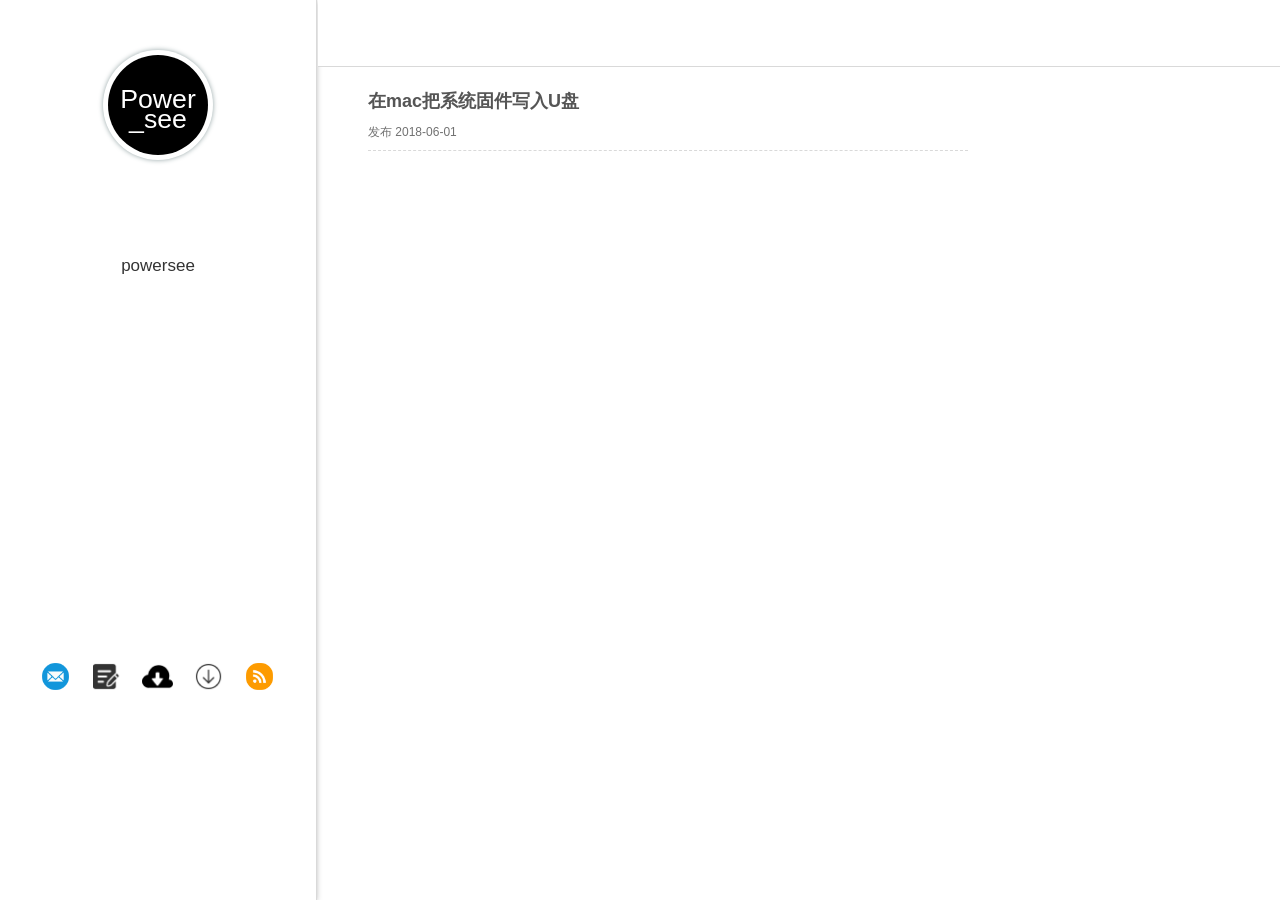
<file: categories/mac/index.html>
<!DOCTYPE html>
<html lang="en">
<head>
  <meta charset="UTF-8">
  <meta http-equiv="X-UA-Compatible" content="IE=edge,chrome=1">
  <meta name="viewport" content="width=device-width, initial-scale=1, maximum-scale=1, user-scalable=no">
  <meta name="keywords" content="hexo,个人博客,blog" />
  <meta name="description" content="Powersee 的个人博客" />
  <meta http-equiv="x-dns-prefetch-control" content="on">
  <link rel="dns-prefetch" href="https://busuanzi.ibruce.info">
  <link rel="dns-prefetch" href="https://at.alicdn.com">
  
  
  
  <link rel="stylesheet" type="text/css" href="/./style/main.css">
	<link rel="shortcut icon" href="/blog.svg" title="Favicon">
	<title>Powersee的博客</title>
  
  
<meta name="generator" content="Hexo 6.0.0"><link rel="alternate" href="/atom.xml" title="Powersee的博客" type="application/atom+xml">
</head>
<body>
  <div class="left-aside">
    <!-- <div class="face-img"><img src="/./img/powersee.jpeg"></div> -->
    <div class="face-img">
      <svg xmlns="http://www.w3.org/2000/svg" width="180" height="180" viewBox="0 0 180 180">
        <rect width="100%" height="100%" fill="black"></rect> <!-- 黑色背景矩形 -->
        <text x="50%" y="45%" text-anchor="middle" dy=".3em" fill="white" font-size="48" font-family="sans-serif">Power</text> <!-- 文字 "Power"，居中对齐，白色填充，字号 48px，字体 sans-serif -->
          <text x="50%" y="65%" text-anchor="middle" dy=".3em" fill="white" font-size="48" font-family="sans-serif">_see</text>
      </svg>
    </div>
    <div class="intro-word">
        <h2></h2>
        <p>powersee</p>
    </div>
    <div class="sns">
        <ul>
            
            <li>
                <a target="_blank" href="mailto:powersee@powersee.top" title="电子邮箱">
                    <img src="/./img/icon-email.png" alt="电子邮箱" data-tooltip="电子邮箱">
                </a>
            </li>
            
            <li>
                <a target="_blank" href="https://blog.powersee.top/" title="备份博客">
                    <img src="/./img/blog.png" alt="备份博客" data-tooltip="备份博客">
                </a>
            </li>
            
            <li>
                <a target="_blank" href="https://pan.powersee.top/" title="下载站">
                    <img src="/./img/download.png" alt="下载站" data-tooltip="下载站">
                </a>
            </li>
            
            <li>
                <a target="_blank" href="http://veger.ysepan.com/" title="E 盘">
                    <img src="/./img/epan.png" alt="E 盘" data-tooltip="E 盘">
                </a>
            </li>
            
            <li>
                <a target="_blank" href="/atom.xml" title="RSS">
                    <img src="/./img/icon-rss.png" alt="RSS" data-tooltip="RSS">
                </a>
            </li>
            
        </ul>
    </div>
</div>
<div class="right-aside">
    <div class="right-nav ms">
        <div class="main">
          <svg id="nav-menu" class="icon icon-menu" aria-hidden="true">
            <use xlink:href="#icon-menu"></use>
          </svg>
          <ul class="left">
              
          </ul>
          <div class="search">
            <div class="search-box">
              <input type="search"  id="search" class="input-search" placeholder="搜索">
              <i class="icon-search"></i>
              <div class="search-result-box">
                <ul id="search-result"></ul>
              </div>
            </div>
            <svg id="nav-search" class="icon icon-search" aria-hidden="true">
              <use xlink:href="#icon-search"></use>
            </svg>
          </div>
        </div>
    </div>
    <div class="right-main">
        <!-- <div class="category">
            <ul>
                <li><a href="/" class="">最新</a></li>
                
                    <li><a href="/categories/mac/" class="active">mac</a></li>
                
                    <li><a href="/categories/手机/" class="">手机</a></li>
                
                    <li><a href="/categories/服务器/" class="">服务器</a></li>
                
                    <li><a href="/categories/随笔/" class="">随笔</a></li>
                
            </ul>
        </div> -->
        <div class="clear"></div>
        <div class="list">
            <div>
                
                
  
    <div class="item">
      <div class="title">
        <a href="/2018/06/Write-system-firmware-to-u-disk-on-MAC/">在mac把系统固件写入U盘</a>
      </div>
      <div class="info">
        <ul>
          <li>发布 <time datetime="2018-06-01T11:03:08.000Z" itemprop="date">2018-06-01</time>
          </li>
          
          <!--<li> 评论 <span id = "url::https://powersee.github.io/2018/06/Write-system-firmware-to-u-disk-on-MAC/" class = "cy_cmt_count" ></span>
          </li>-->
        </ul>
      </div>
    </div>
  


                
                

            </div>
        </div>
        <!-- <div class="clear"></div> -->

    </div>
</div>
<!-- <script>
  var homeLeftBgArr = ''.split(',');
  var homeLeftBgArrLen = homeLeftBgArr.length;
  var leftBackgroundUrl = homeLeftBgArr[Math.floor(Math.random() * homeLeftBgArrLen)];
  var homeLeftAsideNode = document.getElementsByClassName('left-aside')[0];
  if (homeLeftAsideNode) {
    homeLeftAsideNode.style.backgroundImage = 'url(' + leftBackgroundUrl + ')';
  }
</script> -->
<script async src="//busuanzi.ibruce.info/busuanzi/2.3/busuanzi.pure.mini.js"></script>
</script>
<script>//console
  var consoleConfig = ''.split(',');
  var canConsole = 'false';
  var consoleInfo = (function(consoleConfig) {
  if (!canConsole || !consoleConfig || consoleConfig.length < 1) {
    return;
  }
  var consoleColor = '#6190e8';
  var _console;
  var backgroundTextStyle = 'padding: 1px 5px;color: #fff;background: ' + consoleColor + ';'
  var textStyle = 'color: ' + consoleColor + ';';

  consoleConfig.map(o => {
    var num = (o.match(/%c/g) || []).length;
    if(/^http(s)?:\/\//.test(o)) {
      console.log('%c     ', 'background: url(' + o + ') no-repeat left center;font-size: 180px;');
      return;
    }
    if (num > 0) {
      var logArguments = [];
      for (var i = 0; i < num; i++) {
        if (i % 2 === 0) {
          logArguments.push(backgroundTextStyle);
        } else {
          logArguments.push(textStyle);
        }
      }
      (_console = console).log.apply(_console, ['%c' + o, textStyle].concat(logArguments));
      return;
    }
    console.log('%c' + o, textStyle);
  });

}(consoleConfig));

// js 也放到 腾讯云 cos
</script><script type="text/javascript" src="https://blog-img-1259157239.cos.ap-guangzhou.myqcloud.com/js/main.js"></script>
<script type="text/javascript" src="/js/my.js"></script>

  <script src="//at.alicdn.com/t/font_159214_mvtxvg9me9.js"></script>
</body>
</html>
</file>
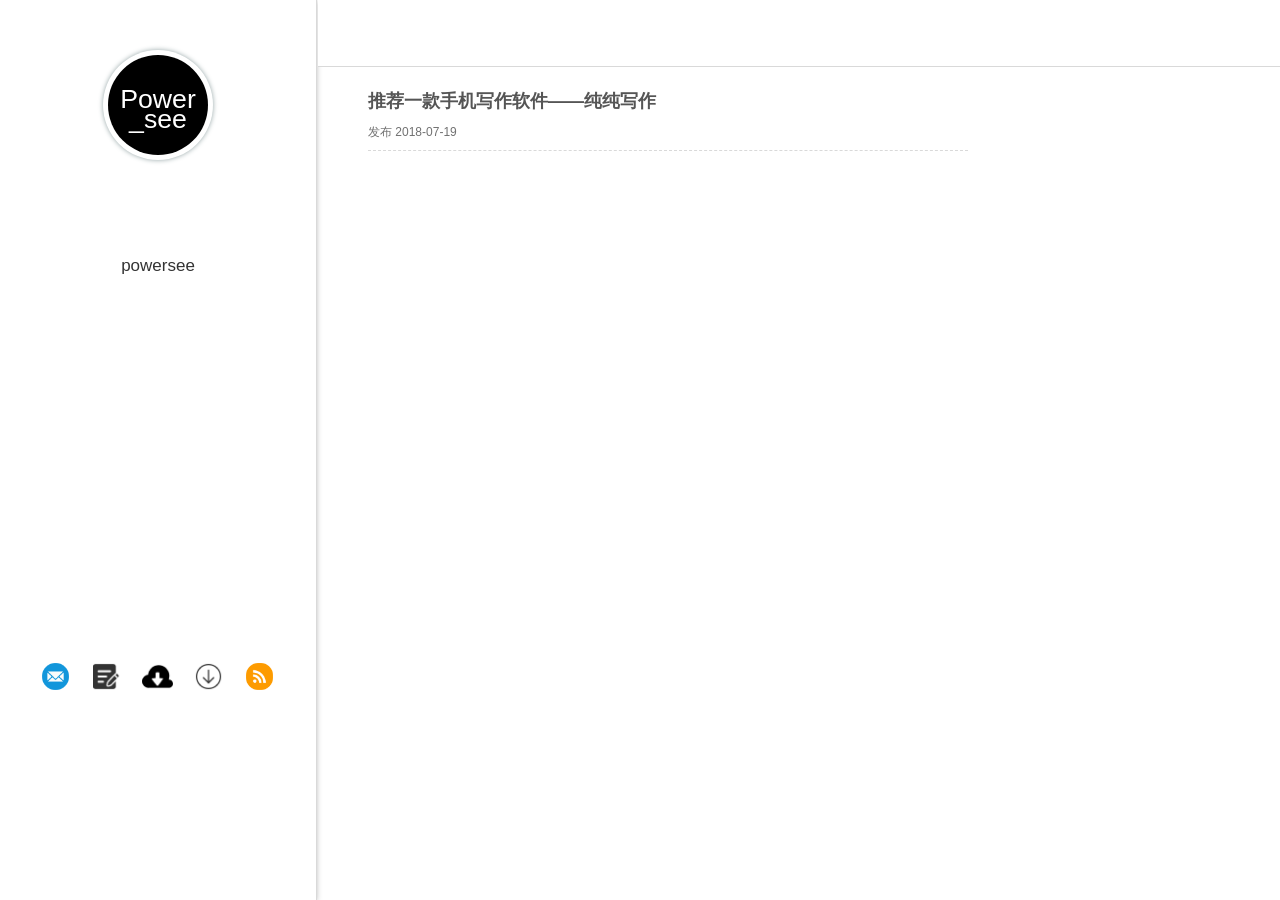
<file: categories/手机/index.html>
<!DOCTYPE html>
<html lang="en">
<head>
  <meta charset="UTF-8">
  <meta http-equiv="X-UA-Compatible" content="IE=edge,chrome=1">
  <meta name="viewport" content="width=device-width, initial-scale=1, maximum-scale=1, user-scalable=no">
  <meta name="keywords" content="hexo,个人博客,blog" />
  <meta name="description" content="Powersee 的个人博客" />
  <meta http-equiv="x-dns-prefetch-control" content="on">
  <link rel="dns-prefetch" href="https://busuanzi.ibruce.info">
  <link rel="dns-prefetch" href="https://at.alicdn.com">
  
  
  
  <link rel="stylesheet" type="text/css" href="/./style/main.css">
	<link rel="shortcut icon" href="/blog.svg" title="Favicon">
	<title>Powersee的博客</title>
  
  
<meta name="generator" content="Hexo 6.0.0"><link rel="alternate" href="/atom.xml" title="Powersee的博客" type="application/atom+xml">
</head>
<body>
  <div class="left-aside">
    <!-- <div class="face-img"><img src="/./img/powersee.jpeg"></div> -->
    <div class="face-img">
      <svg xmlns="http://www.w3.org/2000/svg" width="180" height="180" viewBox="0 0 180 180">
        <rect width="100%" height="100%" fill="black"></rect> <!-- 黑色背景矩形 -->
        <text x="50%" y="45%" text-anchor="middle" dy=".3em" fill="white" font-size="48" font-family="sans-serif">Power</text> <!-- 文字 "Power"，居中对齐，白色填充，字号 48px，字体 sans-serif -->
          <text x="50%" y="65%" text-anchor="middle" dy=".3em" fill="white" font-size="48" font-family="sans-serif">_see</text>
      </svg>
    </div>
    <div class="intro-word">
        <h2></h2>
        <p>powersee</p>
    </div>
    <div class="sns">
        <ul>
            
            <li>
                <a target="_blank" href="mailto:powersee@powersee.top" title="电子邮箱">
                    <img src="/./img/icon-email.png" alt="电子邮箱" data-tooltip="电子邮箱">
                </a>
            </li>
            
            <li>
                <a target="_blank" href="https://blog.powersee.top/" title="备份博客">
                    <img src="/./img/blog.png" alt="备份博客" data-tooltip="备份博客">
                </a>
            </li>
            
            <li>
                <a target="_blank" href="https://pan.powersee.top/" title="下载站">
                    <img src="/./img/download.png" alt="下载站" data-tooltip="下载站">
                </a>
            </li>
            
            <li>
                <a target="_blank" href="http://veger.ysepan.com/" title="E 盘">
                    <img src="/./img/epan.png" alt="E 盘" data-tooltip="E 盘">
                </a>
            </li>
            
            <li>
                <a target="_blank" href="/atom.xml" title="RSS">
                    <img src="/./img/icon-rss.png" alt="RSS" data-tooltip="RSS">
                </a>
            </li>
            
        </ul>
    </div>
</div>
<div class="right-aside">
    <div class="right-nav ms">
        <div class="main">
          <svg id="nav-menu" class="icon icon-menu" aria-hidden="true">
            <use xlink:href="#icon-menu"></use>
          </svg>
          <ul class="left">
              
          </ul>
          <div class="search">
            <div class="search-box">
              <input type="search"  id="search" class="input-search" placeholder="搜索">
              <i class="icon-search"></i>
              <div class="search-result-box">
                <ul id="search-result"></ul>
              </div>
            </div>
            <svg id="nav-search" class="icon icon-search" aria-hidden="true">
              <use xlink:href="#icon-search"></use>
            </svg>
          </div>
        </div>
    </div>
    <div class="right-main">
        <!-- <div class="category">
            <ul>
                <li><a href="/" class="">最新</a></li>
                
                    <li><a href="/categories/mac/" class="">mac</a></li>
                
                    <li><a href="/categories/手机/" class="active">手机</a></li>
                
                    <li><a href="/categories/服务器/" class="">服务器</a></li>
                
                    <li><a href="/categories/随笔/" class="">随笔</a></li>
                
            </ul>
        </div> -->
        <div class="clear"></div>
        <div class="list">
            <div>
                
                
  
    <div class="item">
      <div class="title">
        <a href="/2018/07/purewrite/">推荐一款手机写作软件——纯纯写作</a>
      </div>
      <div class="info">
        <ul>
          <li>发布 <time datetime="2018-07-18T18:57:31.000Z" itemprop="date">2018-07-19</time>
          </li>
          
          <!--<li> 评论 <span id = "url::https://powersee.github.io/2018/07/purewrite/" class = "cy_cmt_count" ></span>
          </li>-->
        </ul>
      </div>
    </div>
  


                
                

            </div>
        </div>
        <!-- <div class="clear"></div> -->

    </div>
</div>
<!-- <script>
  var homeLeftBgArr = ''.split(',');
  var homeLeftBgArrLen = homeLeftBgArr.length;
  var leftBackgroundUrl = homeLeftBgArr[Math.floor(Math.random() * homeLeftBgArrLen)];
  var homeLeftAsideNode = document.getElementsByClassName('left-aside')[0];
  if (homeLeftAsideNode) {
    homeLeftAsideNode.style.backgroundImage = 'url(' + leftBackgroundUrl + ')';
  }
</script> -->
<script async src="//busuanzi.ibruce.info/busuanzi/2.3/busuanzi.pure.mini.js"></script>
</script>
<script>//console
  var consoleConfig = ''.split(',');
  var canConsole = 'false';
  var consoleInfo = (function(consoleConfig) {
  if (!canConsole || !consoleConfig || consoleConfig.length < 1) {
    return;
  }
  var consoleColor = '#6190e8';
  var _console;
  var backgroundTextStyle = 'padding: 1px 5px;color: #fff;background: ' + consoleColor + ';'
  var textStyle = 'color: ' + consoleColor + ';';

  consoleConfig.map(o => {
    var num = (o.match(/%c/g) || []).length;
    if(/^http(s)?:\/\//.test(o)) {
      console.log('%c     ', 'background: url(' + o + ') no-repeat left center;font-size: 180px;');
      return;
    }
    if (num > 0) {
      var logArguments = [];
      for (var i = 0; i < num; i++) {
        if (i % 2 === 0) {
          logArguments.push(backgroundTextStyle);
        } else {
          logArguments.push(textStyle);
        }
      }
      (_console = console).log.apply(_console, ['%c' + o, textStyle].concat(logArguments));
      return;
    }
    console.log('%c' + o, textStyle);
  });

}(consoleConfig));

// js 也放到 腾讯云 cos
</script><script type="text/javascript" src="https://blog-img-1259157239.cos.ap-guangzhou.myqcloud.com/js/main.js"></script>
<script type="text/javascript" src="/js/my.js"></script>

  <script src="//at.alicdn.com/t/font_159214_mvtxvg9me9.js"></script>
</body>
</html>
</file>
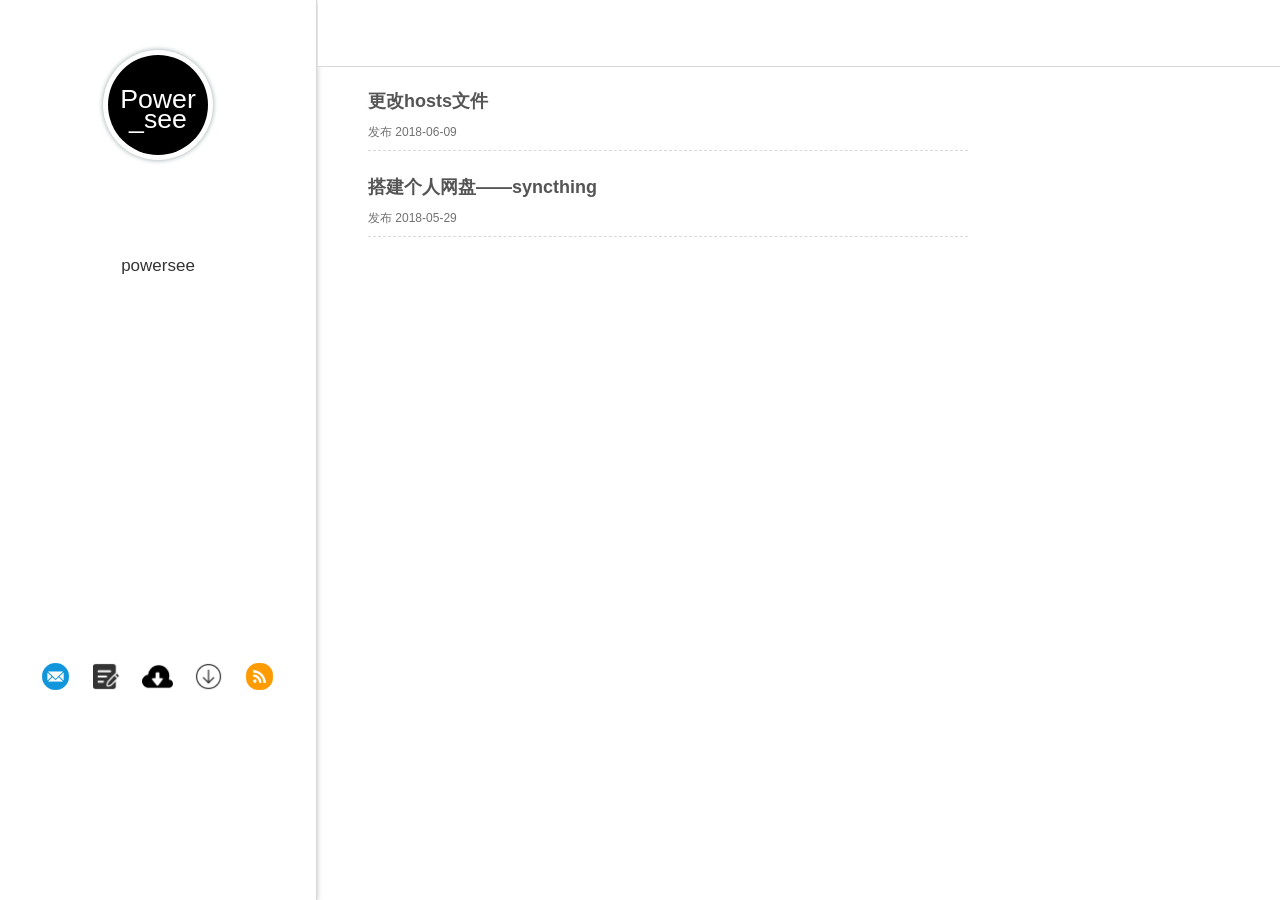
<file: categories/服务器/index.html>
<!DOCTYPE html>
<html lang="en">
<head>
  <meta charset="UTF-8">
  <meta http-equiv="X-UA-Compatible" content="IE=edge,chrome=1">
  <meta name="viewport" content="width=device-width, initial-scale=1, maximum-scale=1, user-scalable=no">
  <meta name="keywords" content="hexo,个人博客,blog" />
  <meta name="description" content="Powersee 的个人博客" />
  <meta http-equiv="x-dns-prefetch-control" content="on">
  <link rel="dns-prefetch" href="https://busuanzi.ibruce.info">
  <link rel="dns-prefetch" href="https://at.alicdn.com">
  
  
  
  <link rel="stylesheet" type="text/css" href="/./style/main.css">
	<link rel="shortcut icon" href="/blog.svg" title="Favicon">
	<title>Powersee的博客</title>
  
  
<meta name="generator" content="Hexo 6.0.0"><link rel="alternate" href="/atom.xml" title="Powersee的博客" type="application/atom+xml">
</head>
<body>
  <div class="left-aside">
    <!-- <div class="face-img"><img src="/./img/powersee.jpeg"></div> -->
    <div class="face-img">
      <svg xmlns="http://www.w3.org/2000/svg" width="180" height="180" viewBox="0 0 180 180">
        <rect width="100%" height="100%" fill="black"></rect> <!-- 黑色背景矩形 -->
        <text x="50%" y="45%" text-anchor="middle" dy=".3em" fill="white" font-size="48" font-family="sans-serif">Power</text> <!-- 文字 "Power"，居中对齐，白色填充，字号 48px，字体 sans-serif -->
          <text x="50%" y="65%" text-anchor="middle" dy=".3em" fill="white" font-size="48" font-family="sans-serif">_see</text>
      </svg>
    </div>
    <div class="intro-word">
        <h2></h2>
        <p>powersee</p>
    </div>
    <div class="sns">
        <ul>
            
            <li>
                <a target="_blank" href="mailto:powersee@powersee.top" title="电子邮箱">
                    <img src="/./img/icon-email.png" alt="电子邮箱" data-tooltip="电子邮箱">
                </a>
            </li>
            
            <li>
                <a target="_blank" href="https://blog.powersee.top/" title="备份博客">
                    <img src="/./img/blog.png" alt="备份博客" data-tooltip="备份博客">
                </a>
            </li>
            
            <li>
                <a target="_blank" href="https://pan.powersee.top/" title="下载站">
                    <img src="/./img/download.png" alt="下载站" data-tooltip="下载站">
                </a>
            </li>
            
            <li>
                <a target="_blank" href="http://veger.ysepan.com/" title="E 盘">
                    <img src="/./img/epan.png" alt="E 盘" data-tooltip="E 盘">
                </a>
            </li>
            
            <li>
                <a target="_blank" href="/atom.xml" title="RSS">
                    <img src="/./img/icon-rss.png" alt="RSS" data-tooltip="RSS">
                </a>
            </li>
            
        </ul>
    </div>
</div>
<div class="right-aside">
    <div class="right-nav ms">
        <div class="main">
          <svg id="nav-menu" class="icon icon-menu" aria-hidden="true">
            <use xlink:href="#icon-menu"></use>
          </svg>
          <ul class="left">
              
          </ul>
          <div class="search">
            <div class="search-box">
              <input type="search"  id="search" class="input-search" placeholder="搜索">
              <i class="icon-search"></i>
              <div class="search-result-box">
                <ul id="search-result"></ul>
              </div>
            </div>
            <svg id="nav-search" class="icon icon-search" aria-hidden="true">
              <use xlink:href="#icon-search"></use>
            </svg>
          </div>
        </div>
    </div>
    <div class="right-main">
        <!-- <div class="category">
            <ul>
                <li><a href="/" class="">最新</a></li>
                
                    <li><a href="/categories/mac/" class="">mac</a></li>
                
                    <li><a href="/categories/手机/" class="">手机</a></li>
                
                    <li><a href="/categories/服务器/" class="active">服务器</a></li>
                
                    <li><a href="/categories/随笔/" class="">随笔</a></li>
                
            </ul>
        </div> -->
        <div class="clear"></div>
        <div class="list">
            <div>
                
                
  
    <div class="item">
      <div class="title">
        <a href="/2018/06/change-hosts/">更改hosts文件</a>
      </div>
      <div class="info">
        <ul>
          <li>发布 <time datetime="2018-06-08T17:38:08.000Z" itemprop="date">2018-06-09</time>
          </li>
          
          <!--<li> 评论 <span id = "url::https://powersee.github.io/2018/06/change-hosts/" class = "cy_cmt_count" ></span>
          </li>-->
        </ul>
      </div>
    </div>
  


                
                
  
    <div class="item">
      <div class="title">
        <a href="/2018/05/syncthing/">搭建个人网盘——syncthing</a>
      </div>
      <div class="info">
        <ul>
          <li>发布 <time datetime="2018-05-29T15:23:19.000Z" itemprop="date">2018-05-29</time>
          </li>
          
          <!--<li> 评论 <span id = "url::https://powersee.github.io/2018/05/syncthing/" class = "cy_cmt_count" ></span>
          </li>-->
        </ul>
      </div>
    </div>
  


                
                

            </div>
        </div>
        <!-- <div class="clear"></div> -->

    </div>
</div>
<!-- <script>
  var homeLeftBgArr = ''.split(',');
  var homeLeftBgArrLen = homeLeftBgArr.length;
  var leftBackgroundUrl = homeLeftBgArr[Math.floor(Math.random() * homeLeftBgArrLen)];
  var homeLeftAsideNode = document.getElementsByClassName('left-aside')[0];
  if (homeLeftAsideNode) {
    homeLeftAsideNode.style.backgroundImage = 'url(' + leftBackgroundUrl + ')';
  }
</script> -->
<script async src="//busuanzi.ibruce.info/busuanzi/2.3/busuanzi.pure.mini.js"></script>
</script>
<script>//console
  var consoleConfig = ''.split(',');
  var canConsole = 'false';
  var consoleInfo = (function(consoleConfig) {
  if (!canConsole || !consoleConfig || consoleConfig.length < 1) {
    return;
  }
  var consoleColor = '#6190e8';
  var _console;
  var backgroundTextStyle = 'padding: 1px 5px;color: #fff;background: ' + consoleColor + ';'
  var textStyle = 'color: ' + consoleColor + ';';

  consoleConfig.map(o => {
    var num = (o.match(/%c/g) || []).length;
    if(/^http(s)?:\/\//.test(o)) {
      console.log('%c     ', 'background: url(' + o + ') no-repeat left center;font-size: 180px;');
      return;
    }
    if (num > 0) {
      var logArguments = [];
      for (var i = 0; i < num; i++) {
        if (i % 2 === 0) {
          logArguments.push(backgroundTextStyle);
        } else {
          logArguments.push(textStyle);
        }
      }
      (_console = console).log.apply(_console, ['%c' + o, textStyle].concat(logArguments));
      return;
    }
    console.log('%c' + o, textStyle);
  });

}(consoleConfig));

// js 也放到 腾讯云 cos
</script><script type="text/javascript" src="https://blog-img-1259157239.cos.ap-guangzhou.myqcloud.com/js/main.js"></script>
<script type="text/javascript" src="/js/my.js"></script>

  <script src="//at.alicdn.com/t/font_159214_mvtxvg9me9.js"></script>
</body>
</html>
</file>
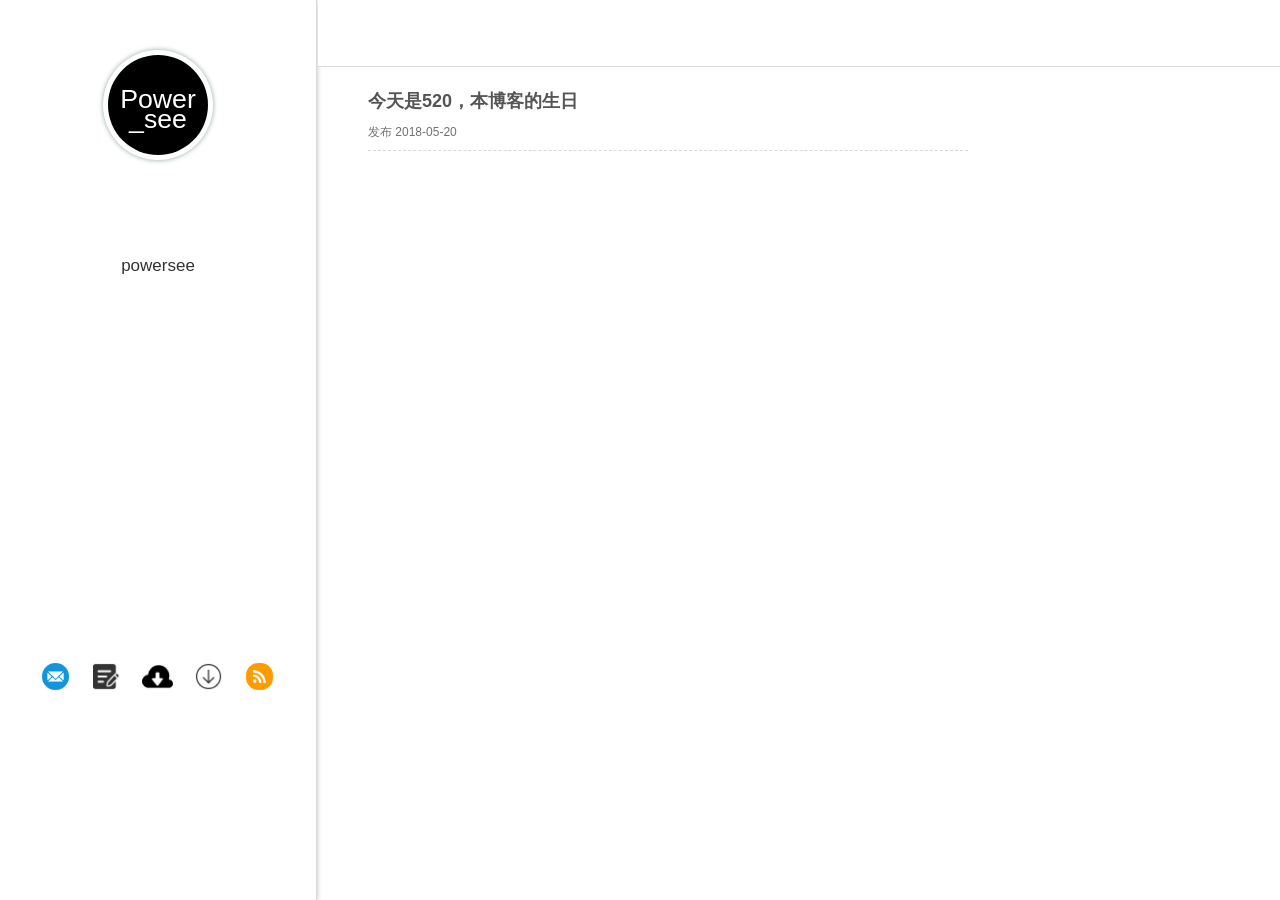
<file: categories/随笔/index.html>
<!DOCTYPE html>
<html lang="en">
<head>
  <meta charset="UTF-8">
  <meta http-equiv="X-UA-Compatible" content="IE=edge,chrome=1">
  <meta name="viewport" content="width=device-width, initial-scale=1, maximum-scale=1, user-scalable=no">
  <meta name="keywords" content="hexo,个人博客,blog" />
  <meta name="description" content="Powersee 的个人博客" />
  <meta http-equiv="x-dns-prefetch-control" content="on">
  <link rel="dns-prefetch" href="https://busuanzi.ibruce.info">
  <link rel="dns-prefetch" href="https://at.alicdn.com">
  
  
  
  <link rel="stylesheet" type="text/css" href="/./style/main.css">
	<link rel="shortcut icon" href="/blog.svg" title="Favicon">
	<title>Powersee的博客</title>
  
  
<meta name="generator" content="Hexo 6.0.0"><link rel="alternate" href="/atom.xml" title="Powersee的博客" type="application/atom+xml">
</head>
<body>
  <div class="left-aside">
    <!-- <div class="face-img"><img src="/./img/powersee.jpeg"></div> -->
    <div class="face-img">
      <svg xmlns="http://www.w3.org/2000/svg" width="180" height="180" viewBox="0 0 180 180">
        <rect width="100%" height="100%" fill="black"></rect> <!-- 黑色背景矩形 -->
        <text x="50%" y="45%" text-anchor="middle" dy=".3em" fill="white" font-size="48" font-family="sans-serif">Power</text> <!-- 文字 "Power"，居中对齐，白色填充，字号 48px，字体 sans-serif -->
          <text x="50%" y="65%" text-anchor="middle" dy=".3em" fill="white" font-size="48" font-family="sans-serif">_see</text>
      </svg>
    </div>
    <div class="intro-word">
        <h2></h2>
        <p>powersee</p>
    </div>
    <div class="sns">
        <ul>
            
            <li>
                <a target="_blank" href="mailto:powersee@powersee.top" title="电子邮箱">
                    <img src="/./img/icon-email.png" alt="电子邮箱" data-tooltip="电子邮箱">
                </a>
            </li>
            
            <li>
                <a target="_blank" href="https://blog.powersee.top/" title="备份博客">
                    <img src="/./img/blog.png" alt="备份博客" data-tooltip="备份博客">
                </a>
            </li>
            
            <li>
                <a target="_blank" href="https://pan.powersee.top/" title="下载站">
                    <img src="/./img/download.png" alt="下载站" data-tooltip="下载站">
                </a>
            </li>
            
            <li>
                <a target="_blank" href="http://veger.ysepan.com/" title="E 盘">
                    <img src="/./img/epan.png" alt="E 盘" data-tooltip="E 盘">
                </a>
            </li>
            
            <li>
                <a target="_blank" href="/atom.xml" title="RSS">
                    <img src="/./img/icon-rss.png" alt="RSS" data-tooltip="RSS">
                </a>
            </li>
            
        </ul>
    </div>
</div>
<div class="right-aside">
    <div class="right-nav ms">
        <div class="main">
          <svg id="nav-menu" class="icon icon-menu" aria-hidden="true">
            <use xlink:href="#icon-menu"></use>
          </svg>
          <ul class="left">
              
          </ul>
          <div class="search">
            <div class="search-box">
              <input type="search"  id="search" class="input-search" placeholder="搜索">
              <i class="icon-search"></i>
              <div class="search-result-box">
                <ul id="search-result"></ul>
              </div>
            </div>
            <svg id="nav-search" class="icon icon-search" aria-hidden="true">
              <use xlink:href="#icon-search"></use>
            </svg>
          </div>
        </div>
    </div>
    <div class="right-main">
        <!-- <div class="category">
            <ul>
                <li><a href="/" class="">最新</a></li>
                
                    <li><a href="/categories/mac/" class="">mac</a></li>
                
                    <li><a href="/categories/手机/" class="">手机</a></li>
                
                    <li><a href="/categories/服务器/" class="">服务器</a></li>
                
                    <li><a href="/categories/随笔/" class="active">随笔</a></li>
                
            </ul>
        </div> -->
        <div class="clear"></div>
        <div class="list">
            <div>
                
                
  
    <div class="item">
      <div class="title">
        <a href="/2018/05/today-is-520/">今天是520，本博客的生日</a>
      </div>
      <div class="info">
        <ul>
          <li>发布 <time datetime="2018-05-20T09:04:25.000Z" itemprop="date">2018-05-20</time>
          </li>
          
          <!--<li> 评论 <span id = "url::https://powersee.github.io/2018/05/today-is-520/" class = "cy_cmt_count" ></span>
          </li>-->
        </ul>
      </div>
    </div>
  


                
                

            </div>
        </div>
        <!-- <div class="clear"></div> -->

    </div>
</div>
<!-- <script>
  var homeLeftBgArr = ''.split(',');
  var homeLeftBgArrLen = homeLeftBgArr.length;
  var leftBackgroundUrl = homeLeftBgArr[Math.floor(Math.random() * homeLeftBgArrLen)];
  var homeLeftAsideNode = document.getElementsByClassName('left-aside')[0];
  if (homeLeftAsideNode) {
    homeLeftAsideNode.style.backgroundImage = 'url(' + leftBackgroundUrl + ')';
  }
</script> -->
<script async src="//busuanzi.ibruce.info/busuanzi/2.3/busuanzi.pure.mini.js"></script>
</script>
<script>//console
  var consoleConfig = ''.split(',');
  var canConsole = 'false';
  var consoleInfo = (function(consoleConfig) {
  if (!canConsole || !consoleConfig || consoleConfig.length < 1) {
    return;
  }
  var consoleColor = '#6190e8';
  var _console;
  var backgroundTextStyle = 'padding: 1px 5px;color: #fff;background: ' + consoleColor + ';'
  var textStyle = 'color: ' + consoleColor + ';';

  consoleConfig.map(o => {
    var num = (o.match(/%c/g) || []).length;
    if(/^http(s)?:\/\//.test(o)) {
      console.log('%c     ', 'background: url(' + o + ') no-repeat left center;font-size: 180px;');
      return;
    }
    if (num > 0) {
      var logArguments = [];
      for (var i = 0; i < num; i++) {
        if (i % 2 === 0) {
          logArguments.push(backgroundTextStyle);
        } else {
          logArguments.push(textStyle);
        }
      }
      (_console = console).log.apply(_console, ['%c' + o, textStyle].concat(logArguments));
      return;
    }
    console.log('%c' + o, textStyle);
  });

}(consoleConfig));

// js 也放到 腾讯云 cos
</script><script type="text/javascript" src="https://blog-img-1259157239.cos.ap-guangzhou.myqcloud.com/js/main.js"></script>
<script type="text/javascript" src="/js/my.js"></script>

  <script src="//at.alicdn.com/t/font_159214_mvtxvg9me9.js"></script>
</body>
</html>
</file>
<file: style/main.css>
@charset "UTF-8";
/*
Theme Name: Sugar
Theme URI: https://hufangyun.com
Description: Hexo themes
Version: 0.8
Author: 小猿大圣
Author URI: https://hufangyun.com
*/
/********* Global *********/

/* Interactive elements */
details {
  border: 1px solid #aaa;
  border-radius: 7px;
  padding: 0.5em 0.5em 0;
}

summary {
  font-weight: bold;
  margin: -0.5em -0.5em 0;
  padding: 0.5em;
}

details[open] {
  padding: 0.5em;
}

details[open] summary {
  border-bottom: 1px solid #aaa;
  margin-bottom: 0.5em;
}

* {
  margin: 0;
  padding: 0;
  border: 0; }

body {
  font-family: -apple-system, "PingFang SC", "Source Han Sans SC", "Helvetica Neue", "Helvetica", "Arial","Hiragino Sans GB","WenQuanYi Micro Hei","Microsoft Yahei",sans-serif;
  -webkit-font-smoothing: antialiased;
  font-size: 100%;
  line-height: 1.6;
  color: #333333; }

a {
  text-decoration: none; }

h1, h2, h3, h4, h5 {
  font-weight: 500;
  line-height: 1.2; }

h2 {
  padding-bottom: 10px; }

h2, h3, h4 {
  margin-top: 32px; }

.clear {
  clear: both; }

.left {
  float: left; }

svg.icon {
  width: 20px;
  height: 20px; }
  svg.icon.icon-menu {
    float: left;
    margin-top: 21px;
    margin-left: -35px; }
  svg.icon.icon-search {
    margin-top: 21px; }

/*************** index *******************/
.left-aside {
  width: 256px;
  background-size: cover;
  position: fixed;
  top: 0;
  bottom: 0;
  padding: 50px 30px 80px;
  border-right: 1px solid #d9d9d9;
  box-shadow: -1px 1px 6px rgba(0, 0, 0, 0.35);
  text-align: center; }
  .left-aside h2 {
    margin: 24px 0 50px; }
  .left-aside .face-img svg {
    border-radius: 50%;
    height: 100px;
    width: 100px;
    transition: All ease-in-out 0.4s;
    padding: 5px;
    background: #fff;
    box-shadow: 0 0 5px #95a5a6; }
    .left-aside .face-img img:hover {
      -webkit-transform: translate(0px, -10px);
              transform: translate(0px, -10px); }
  .left-aside .intro-word p {
    margin: 12px;
    font-size: 17px;
    font-weight: 500; }
  .left-aside .sns {
    position: absolute;
    bottom: 20%; }
    .left-aside .sns li {
      list-style: none;
      float: left;
      margin: 60px 10px 20px; }
      .left-aside .sns li img {
        width: 31px;
        transition: All ease-in-out 0.4s; }
        .left-aside .sns li img:hover {
          -webkit-transform: rotate(360deg);
                  transform: rotate(360deg); }
    .left-aside .sns .tip {
      padding: 0 14px;
      position: absolute;
      background-color: #2DCB70;
      opacity: 0;
      border-radius: 7%;
      top: 105px;
      height: 35px;
      line-height: 35px;
      color: #3D3D3D;
      font-weight: bold;
      white-space: nowrap;
      transition: All ease-in-out 0.4s; }
      .left-aside .sns .tip span {
        position: absolute;
        width: 0px;
        height: 0px;
        display: block;
        top: -14px;
        left: 50%;
        margin-left: -6px;
        border: 7px solid transparent;
        border-bottom-color: #2DCB70; }

.right-aside {
  margin-left: 318px; }
  .right-aside .nav-main {
    width: 59%; }
    .right-aside .nav-main .category {
      margin-left: -10px; }
  .right-aside .right-nav {
    padding-left: 55px;
    position: fixed;
    top: 0;
    width: 100%;
    border-bottom: 1px solid #d9d9d9;
    background-color: #fff; }
    .right-aside .right-nav li {
      list-style: none;
      float: left;
      line-height: 60px;
      margin-right: 30px; }
      .right-aside .right-nav li a {
        color: #009800;
        font-size: 18px;
        font-weight: bold; }

.search {
  float: right;
  color: #717171;
  line-height: 60px;
  right: 395px;
  position: relative; }
  .search .search-box {
    display: none;
    margin-right: 50px; }
  .search .input-search {
    margin: 8px -31px 0  0;
    border-radius: 2em;
    padding: 7px;
    border: 1px solid #cccccc;
    width: 300px; }
  .search input:focus {
    outline: none; }
  .search .search-result-box {
    position: absolute;
    top: 45px;
    top: 45px;
    left: -17%;
    width: 400px;
    max-height: 400px;
    overflow-y: scroll;
    display: none;
    background: #FFFFFF;
    border-radius: 2px;
    box-shadow: 0 2px 5px 0 rgba(0, 0, 0, 0.16), 0 2px 10px 0 rgba(0, 0, 0, 0.12); }
    .search .search-result-box #search-result li {
      border-top: 1px solid #dadada;
      padding: 10px 15px;
      margin-left: 0px;
      width: 370px; }
      .search .search-result-box #search-result li a {
        font-size: 15px; }
        .search .search-result-box #search-result li a:hover {
          color: #21D4FD;
          background: linear-gradient(30deg, #21D4FD, #B721FF);
          -webkit-background-clip: text;
          -webkit-text-fill-color: transparent; }
      .search .search-result-box #search-result li:first-child {
        border-top: none; }
      .search .search-result-box #search-result li .search-enter {
        position: absolute;
        right: 26px; }

.right-main {
  margin-top: 65px;
  padding-left: 50px;
  float: left; }

.category li {
  list-style: none;
  float: left;
  margin: 20px 0px 5px 10px; }
  .category li a {
    padding: 5px 11px;
    border: 1px solid #d9d9d9;
    border-radius: 15px;
    box-sizing: border-box;
    font-size: 13px;
    font-weight: normal;
    line-height: 1.5;
    color: #555555; }
    .category li a:hover {
      border: 1px solid #6bd95b; }
  .category li .active {
    background: #6bd95b;
    color: #ffffff;
    border: 1px solid #6bd95b; }

.list {
  float: unset;
  margin-top: 15px; }

.item {
  width: 600px;
  margin: 23px 0px;
  border-bottom: 1px dashed #d9d9d9; }
  .item a {
    color: #555555;
    font-size: 18px;
    font-weight: bold;
    line-height: 1.5; }
    .item a:hover {
      color: #21D4FD;
      background: linear-gradient(30deg, #21D4FD, #B721FF);
      -webkit-background-clip: text;
      -webkit-text-fill-color: transparent; }

.info {
  overflow: auto; }
  .info li {
    float: left;
    list-style: none;
    margin: 8px 8px 8px 0px;
    font-size: 12px;
    color: #717171; }

.current-menu-item a {
  background-color: #6bd95b;
  color: #fff; }

/****************** hosted **********************/
.hosted {
  margin-top: 20px; }
  .hosted ul li {
    float: left;
    list-style: none;
    margin-right: 30px; }
    .hosted ul li a {
      width: 130px;
      display: block; }
      .hosted ul li a img {
        width: 100%; }

/***************** pages ************************/
/*header top */
.navbar-header {
  position: absolute;
  top: 0;
  height: 60px;
  width: 100%;
  text-align: center;
  z-index: 999;
  background: none;
  transition: background 0.5s; }
  .navbar-header .blog-title {
    display: none; }
  .navbar-header.fixed-header {
    position: fixed;
    box-shadow: 0 0 3px rgba(14, 14, 14, 0.26);
    background-color: rgba(255, 255, 255, 0.98); }
    .navbar-header.fixed-header .blog-title {
      line-height: 60px;
      font-size: 18px;
      color: #21D4FD;
      background: linear-gradient(30deg, #21D4FD, #B721FF);
      -webkit-background-clip: text;
      -webkit-text-fill-color: transparent;
      display: inline-block; }
  .navbar-header .face-img {
    display: none; }

.header {
  width: 100%;
  background-color: #fff;
  height: 55px;
  border-bottom: 1px solid #eef2f8;
  color: #88909a;
  font-size: 20px; }
  .header .icon-reorder {
    position: absolute;
    top: 14px;
    left: 20px; }
  .header h1 {
    text-align: center;
    font-size: 16px;
    font-weight: normal;
    line-height: 55px; }
  .header a {
    color: #88909a; }
  .header .face {
    position: absolute;
    top: 14px;
    right: 20px; }

/* container main*/
.article-title {
  position: absolute;
  top: 0;
  width: 100%;
  padding: 100px 0 25px 0;
  text-align: center; }
  .article-title h1.title {
    color: #4d4d4d;
    font-size: 40px; }
  .article-title .article-info {
    position: relative;
    display: inline-block;
    margin: 10px auto; }
    .article-title .article-info li {
      float: left;
      list-style: none;
      margin: 8px;
      color: #666666;
      font-size: 13px; }
    .article-title .article-info:after {
      content: '';
      display: block;
      clear: both; }

.container {
  width: 800px;
  margin: 0 auto; }

.article {
  padding: 0px 30px 20px 20px;
  word-break: break-word; }
  .article h1 {
    font-size: 2.3rem; }
  .article h2 {
    border-bottom: 1px solid #8d8d8d;
    font-size: 2rem; }
  .article h3 {
    font-size: 1.65rem; }
  .article h4 {
    font-size: 1.5rem; }
  .article h5 {
    font-size: 16px; }
  .article h6 {
    font-size: 14px; }
  .article .title {
    word-break: break-all;
    font-size: 24px;
    font-weight: 500;
    line-height: 1.2;
    color: #333;
    margin: 15px auto; }
  .article p {
    margin: 22px 0;
    color: #555;
    font-size: 1.1em;
    font-weight: 400;
    line-height: 1.6;
    /* text-align: justify; } */
    text-align: start; }
    .article p strong {
      font-weight: bold;
      color: #333333; }
  .article img {
    padding: 3px;
    border: 1px solid #ddd;
    border-radius: 0.5em;
    max-width: 100%;
    margin: 8px auto 8px;
    display: block; }
  .article span.img-alt {
    max-width: 80%;
    position: relative;
    left: 50%;
    -webkit-transform: translateX(-50%);
            transform: translateX(-50%);
    display: inline-block;
    padding: 0px 0 2px;
    border-bottom: 1px solid #d9d9d9;
    font-size: 12px;
    color: #969696; }
  .article blockquote {
    padding: 15px 20px;
    margin: 20px 0;
    background-color: #F6F6F6;
    border-left: 3px solid #49be38;
    border-radius: 3px;
    word-break: break-word; }
    .article blockquote p:first-child {
      margin-top: 0; }
    .article blockquote p:last-child {
      margin-bottom: 0; }
  .article code {
    padding: 3px 5px;
    /* font-size: 13px; */
    font-size: .8em;
    color: black;
    background-color: lavender;
    border-radius: 4px; }
  .article .content .overdue-remind {
    background-color: #fdf8ea;
    border-left: 3px solid #f0ad4e;
    padding: 15px 20px;
    margin: 20px auto;
    border-radius: 3px;
    font-weight: 500; }
    .article .content .overdue-remind span {
      color: crimson;
      font-weight: bold; }
  .article .content a {
    color: #49be38;
    border-bottom: 1px solid #49be38; }
    .article .content a:hover {
      color: #c7254e;
      border-bottom: 1px solid  #c7254e;
      background: none; }
  .article .content ol, .article .content ul {
    margin: 30px 0;
    padding-left: 20px; }
    .article .content ol li, .article .content ul li {
      font-size: 14px;
      line-height: 1.6;
      color: #555;
      margin: 8px 0; }
      .article .content ol li:first-child, .article .content ul li:first-child {
        margin-top: 0; }
      .article .content ol li:last-child, .article .content ul li:last-child {
        margin-bottom: 0; }
  .article .content ol {
    margin: 30px 45px; }
    .article .content ol li {
      list-style-type: decimal; }
  .article .content table {
    width: 100%;
    border: 1px #E6E6E6 solid;
    border-collapse: collapse; }
  .article .content th {
    background: #F3F3F3;
    text-align: left; }
  .article .content th, .article .content td {
    border: 1px solid #E6E6E6;
    padding: 5px 8px;
    word-break: normal; }

.article .image-caption {
  width: 31%;
  min-width: 20%;
  padding: 10px;
  text-align: center;
  border-bottom: 1px solid #d9d9d9;
  font-size: 13px;
  color: #999999;
  font-style: italic;
  line-height: 1.7;
  margin: 0 auto 20px; }

.article h4 {
  color: inherit;
  line-height: 1.8;
  text-rendering: optimizelegibility; }

.article .content h2 {
  margin-bottom: 10px; }

.content blockquote p {
  margin-bottom: 0; }

.article table {
  margin-bottom: 25px; }

.article .support-author {
  padding: 25px;
  /* margin-bottom: 40px; */
  background-color: whitesmoke;
  border-left: 4px solid #fbb360;
  border-radius: 3px;
  box-sizing: border-box;
  box-shadow: 0 0 1px #d9d9d9;
  /* margin: 50px auto;  */
}

.article .support-author p {
  text-align: unset;
  margin: 0 auto 10px;
  font-size: 17px;
  font-weight: bold; }

.support-author .btn-pay {
  margin: 10px 15px 10px 0;
  color: white;
  border-color: #49be38;
  background-color: #49be38;
  border-radius: 4px;
  padding: 4px 12px;
  font-size: 14px;
  line-height: 20px;
  text-align: center; }

.support-author .btn-pay:hover {
  background-color: #f57e42; }

.like {
  width: 163px;
  height: 50px;
  line-height: 50px;
  border: 1px solid #e78170;
  border-radius: 40px;
  font-size: 18px;
  text-align: center;
  color: #e78170;
  margin: 0 auto; }

.like a {
  color: #e78170; }

.like-button {
  position: relative;
  width: 60px;
  height: 50px;
  padding-right: 10px;
  display: inline-block; }

.like span {
  position: relative;
  height: 20px;
  padding-left: 15px;
  border-left: 1px solid;
  cursor: pointer;
  color: #e78170; }

.like:hover {
  background-color: #f6cec7;
  border-color: #f6cec7; }

.footer {
  display: none;  /* 隐藏底部 */
  background-color: #EFEFEF;
  border-top: 1px solid #d9d9d9;
  margin: 10px auto 0;
  text-align: center;
  /* padding: 80px 0 10px; */
  line-height: 38px; }
  .footer .info a {
    color: #333; }
    .footer .info a:hover {
      color: #49be38; }

/************** page *******************/
.container .center {
  text-align: center;
  margin-top: 30px; }

.container .f {
  float: left;
  margin: 30px 60px; }

.leftAside {
  width: 60px;
  position: fixed;
  top: 0px;
  bottom: 0px;
  background-color: #EFEFEF;
  padding-top: 30px;
  overflow-y: auto; }

.leftAside .icon {
  font-size: 21px;
  text-align: center; }

.leftAside .hoverShow {
  display: none;
  margin-left: 30px; }

.leftAside .hoverShow a:link, .hoverShow a {
  color: #2f2f2f;
  line-height: 27px; }

.leftAside .hoverShow .titleList {
  margin-top: 20px; }

.leftAside .hoverShow .titleList ul li {
  margin-top: 8px; }

.leftAside .hoverShow .titleList .archive {
  display: none;
  width: 223px;
  white-space: nowrap;
  /* 禁止自动换行 */
  overflow: hidden;
  /* 隐藏溢出的内容 */
  text-overflow: ellipsis;
  /* 溢出文本使用...代替 */
  -o-text-overflow: ellipsis; }

.leftAside .hoverShow .titleList .archive li a {
  font-size: 14px; }

.leftAside .hoverShow .titleList .tabs a {
  background-color: #6666FF;
  padding: 0 4px;
  color: #fff;
  border-radius: 15%;
  margin: 4px;
  float: left;
  font-size: 13px; }

.otherLink {
  display: none;
  border-bottom: 1px solid #eeeeee;
  border-top: 1px solid #eeeeee;
  padding: 15px;
  height: 30px;
  color: #555555; }

.otherLink a {
  color: #555555; }

.otherLink a:hover {
  color: #000000; }

.otherLink .previous {
  float: left; }

.otherLink .next {
  float: right; }

/******* index page nav *********/
.page-nav {
  margin: 50px auto 20px;
  font-weight: 500;
  text-decoration: none; }
  .page-nav a:active, .page-nav a:link, .page-nav a:visited, .page-nav a:hover {
    color: #888888; }
  .page-nav .page-number {
    padding: 6px 12px;
    margin-left: -1px;
    border: 1px solid #dddddd; }
    .page-nav .page-number.current {
      background: #15a829;
      color: #ffffff;
      padding: 7px 12px; }
  .page-nav .extend {
    padding: 6px 12px;
    border: 1px solid #dddddd; }
    .page-nav .extend.prev {
      border-bottom-left-radius: 3px;
      border-top-left-radius: 3px; }
    .page-nav .extend.next {
      margin-left: -1px;
      border-bottom-right-radius: 3px;
      border-top-right-radius: 3px; }
  .page-nav .space {
    padding: 6px 7px;
    margin-left: -1px;
    border: 1px solid #ddd; }

/******** 代码高亮区 Mac装饰 *************/
.highlight-wrap[data-rel] {
  position: relative;
  overflow: hidden;
  border-radius: 5px;
  box-shadow: 0 10px 30px 0px rgba(0, 0, 0, 0.4);
  margin: 35px 0; }
  .highlight-wrap[data-rel] ::-webkit-scrollbar {
    height: 10px; }
  .highlight-wrap[data-rel] ::-webkit-scrollbar-track {
    -webkit-box-shadow: inset 0 0 6px rgba(0, 0, 0, 0.3);
    border-radius: 10px; }
  .highlight-wrap[data-rel] ::-webkit-scrollbar-thumb {
    border-radius: 10px;
    -webkit-box-shadow: inset 0 0 6px rgba(0, 0, 0, 0.5); }
  .highlight-wrap[data-rel]::before {
    color: white;
    content: attr(data-rel);
    height: 38px;
    line-height: 38px;
    background: #21252b;
    color: #fff;
    font-size: 16px;
    position: absolute;
    top: 0;
    left: 0;
    width: 100%;
    font-family: 'Source Sans Pro', sans-serif;
    font-weight: bold;
    padding: 0px 80px;
    text-indent: 15px;
    float: left; }
  .highlight-wrap[data-rel]::after {
    content: " ";
    position: absolute;
    border-radius: 50%;
    background: #fc625d;
    width: 12px;
    height: 12px;
    top: 0;
    left: 20px;
    margin-top: 13px;
    box-shadow: 20px 0px #fdbc40, 40px 0px #35cd4b;
    z-index: 3; }

/**********代码高亮**********/
.article figure.highlight {
  width: 100%;
  overflow-x: auto;
  background-color: #fdf6e3;
  padding: 6px;
  margin: 13px 0;
  /* margin-top: -13px; 与标题之间没有间距 */
  font-size: 14px;
  border-radius: 5px;
  color: #657b83; }
  .article figure.highlight .title {
    font-size: 14px; }

.article figure.highlight pre {
  /*white-space: pre-wrap;*/
  word-wrap: break-word;
  word-break: break-word; }

.article figure.highlight table,
.article figure.highlight tr,
.article figure.highlight td {
  border: none;
  margin-bottom: 0; }

.article code,
.article figure.highlight .code,
.article figure.highlight .line {
  line-height: 2;
  font-family: "Source Code Pro", Consolas, Monaco, Menlo, Consolas, monospace; }

.article figure.highlight .comment,
.article figure.highlight .quote {
  color: #93a1a1; }

/* Solarized Green */
.article figure.highlight .keyword,
.article figure.highlight .selector-tag,
.article figure.highlight .addition {
  color: #859900; }

/* Solarized Cyan */
.article figure.highlight .number,
.article figure.highlight .string,
.article figure.highlight .meta .article figure.highlight .meta-string,
.article figure.highlight .literal,
.article figure.highlight .doctag,
.article figure.highlight .regexp {
  color: #2aa198; }

/* Solarized Blue */
.article figure.highlight .title,
.article figure.highlight .section,
.article figure.highlight .name,
.article figure.highlight .selector-id,
.article figure.highlight .selector-class {
  color: #268bd2; }

/* Solarized Yellow */
.article figure.highlight .attribute,
.article figure.highlight .attr,
.article figure.highlight .variable,
.article figure.highlight .template-variable,
.article figure.highlight .class .article figure.highlight .title,
.article figure.highlight .type {
  color: #b58900; }

/* Solarized Orange */
.article figure.highlight .symbol,
.article figure.highlight .bullet,
.article figure.highlight .subst,
.article figure.highlight .meta,
.article figure.highlight .meta .article figure.highlight .keyword,
.article figure.highlight .selector-attr,
.article figure.highlight .selector-pseudo,
.article figure.highlight .link {
  color: #cb4b16; }

/* Solarized Red */
.article figure.highlight .built_in,
.article figure.highlight .deletion {
  color: #dc322f; }

.article figure.highlight .formula {
  background: #eee8d5; }

.article figure.highlight .emphasis {
  font-style: italic; }

.article figure.highlight .strong {
  font-weight: bold; }

.article figure.highlight .gutter {
  width: 10px; }

/********响应式**********/
@media screen and (max-width: 768px) {
  /***header 左侧边栏 ****/
  .left-aside {
    width: 100%;
    padding: 13px 0px 53px;
    border-right: none;
    position: static;
    background: #FFF; }
    .left-aside .face-img img {
      height: 95px;
      width: 95px; }
    .left-aside h2 {
      margin: 7px 0 7px;
      font-size: 22px; }
    .left-aside .sns {
      width: 216px;
      position: relative;
      margin: 0 auto; }
      .left-aside .sns li {
        margin: 13px 10px 6px; }
        .left-aside .sns li img {
          width: 23px; }
      .left-aside .sns .tip {
        top: 50px; }
  .ms {
    display: none; }
  /********** main ***********/
  .right-aside {
    width: 100%;
    margin: 0 auto;
    margin-left: 0px; }
    .right-aside .right-main {
      margin-top: 20px;
      float: none;
      padding-left: 0px;
      width: 90%;
      padding-top: 15px;
      margin: 0 auto; }
      .right-aside .right-main .category {
        margin-left: -10px; }
  .item {
    width: 100%; }
  .page-nav {
    width: 90%; }
  .hosted {
    margin: 20px auto; }
  /************ 文章页 **************/
  .article-title {
    padding: 80px 0 25px 0; }
    .article-title h1.title {
      font-size: 30px; }
  .container {
    width: 100%; }
  .leftAside {
    display: none; }
  .navbar-header.fixed-header .face-img {
    display: block;
    margin: 0 auto;
    line-height: 80px; }
    /* .navbar-header.fixed-header .face-img img { */
    .navbar-header.fixed-header .face-img svg {
      border-radius: 50%;
      height: 30px;
      width: 30px;
      transition: All ease-in-out 0.4s; }
  .navbar-header.fixed-header .blog-title {
    display: none; } }

img[src$=".webp"], img[src$=".png"] {
    border: none;
}

/*# sourceMappingURL=[data-uri]*/
</file>
<file: assets/site.css>
/* r3zound 项目站 · 站点附加样式（叠在 yearn 主题之上） */

/* ============================================================
 * 修复 1：yearn 主题的 .info li 默认 float:left
 * 浮动导致 <ul> 高度塌陷为 0，后续 <p> 会从顶部开始并绕排浮动元素，
 * 表现为「标签/日期/摘要挤在一行」。这里给 ul 建立 BFC 包住浮动。
 * ============================================================ */
.item .info ul {
  display: block;
  overflow: hidden;
  margin: 0;
  padding: 0;
}
.item .info p {
  clear: both;
  display: block;
  margin: 6px 0 0;
}

/* 修复 2：主题 .item a 是 18px 加粗，会污染正文里的小链接 */
.item .info p a,
.item .info .item-links a {
  font-size: 12px;
  font-weight: normal;
  color: #6190e8;
  text-decoration: none;
}
.item .info p a:hover { text-decoration: underline; }

/* 修复 3：主题 .item 固定 600px，容纳摘要偏窄 */
.item {
  width: 100%;
  max-width: 720px;
}

.item .info .item-summary {
  display: block;
  font-size: 13px;
  font-weight: normal;
  color: #777;
  line-height: 1.75;
}
.item .info .item-links {
  display: block;
  margin-top: 4px;
}
.item .info .item-links a { display: inline-block; }

/* 列表页里的「说明 / 记录过程」小字块 */
.item .info .item-note {
  display: block;
  margin: 8px 0 0;
  padding: 6px 10px;
  border-left: 3px solid #c8823c;
  background: rgba(200, 130, 60, 0.07);
  font-size: 12px;
  color: #8a7048;
  line-height: 1.7;
}

.item .info .tag,
.badge {
  display: inline-block;
  padding: 1px 8px;
  margin-right: 6px;
  border-radius: 10px;
  background: rgba(97, 144, 232, 0.12);
  color: #6190e8;
  font-size: 12px;
  font-style: normal;
}
.badge-embed { background: rgba(52, 168, 83, 0.14); color: #34a853; }
.badge-archived { background: rgba(200, 130, 60, 0.16); color: #c8823c; }

.site-intro .title span { color: #999; font-weight: normal; }

/* ---- 第三方合集 ---- */
.tp-group .title span { font-weight: 600; }
.tp-count {
  font-style: normal;
  font-size: 12px;
  color: #999;
  margin-left: 6px;
}
/* 覆盖主题的 .info li { float:left }，让每条独占一行 */
.item .info ul.tp-list {
  overflow: visible;
  margin: 4px 0 0;
}
.item .info ul.tp-list li {
  float: none;
  display: block;
  width: auto;
  margin: 0;
  padding: 5px 0;
  border-bottom: 1px dashed rgba(0, 0, 0, 0.06);
}
.tp-list a {
  font-family: Menlo, Consolas, monospace;
  font-size: 13px;
  color: #6190e8;
  text-decoration: none;
  display: inline-block;
  min-width: 210px;
}
.tp-list a:hover { text-decoration: underline; }
.tp-desc { color: #888; font-size: 12px; }

/* ---- 筛选器：分类徽章 + 关键词框 ---- */
.filter-bar {
  margin: 10px 0 4px;
  padding: 12px 14px;
  border: 1px solid rgba(0, 0, 0, 0.08);
  border-radius: 6px;
  background: #fbfcfd;
}
.filter-row {
  display: flex;
  align-items: center;
  gap: 10px;
}
.filter-bar .fsearch {
  flex: 1;
  min-width: 0;
  box-sizing: border-box;
  height: 34px;
  padding: 0 12px;
  border: 1px solid #d8dde3;
  border-radius: 17px;
  background: #fff;
  color: #333;
  font-size: 13px;
  outline: none;
}
.filter-bar .fsearch:focus {
  border-color: #6190e8;
  box-shadow: 0 0 0 3px rgba(97, 144, 232, 0.14);
}
.filter-bar .fcount {
  flex: none;
  color: #999;
  font-size: 12px;
  white-space: nowrap;
}
.filter-chips {
  display: flex;
  flex-wrap: wrap;
  gap: 6px;
  margin-top: 10px;
}
.fchip {
  padding: 3px 11px;
  border: 1px solid #dfe3e8;
  border-radius: 12px;
  background: #fff;
  color: #666;
  font-size: 12px;
  line-height: 1.7;
  cursor: pointer;
  transition: all 0.15s;
}
.fchip:hover { border-color: #6190e8; color: #6190e8; }
.fchip.active {
  border-color: #6190e8;
  background: #6190e8;
  color: #fff;
}
.fchip:focus-visible { outline: 2px solid #6190e8; outline-offset: 2px; }

/* 无结果引导 */
.fempty {
  margin: 18px 0;
  padding: 22px 16px;
  border: 1px dashed #d8dde3;
  border-radius: 6px;
  text-align: center;
  color: #888;
}
.fempty p { margin: 4px 0; }
.fempty-tip { font-size: 12px; color: #aaa; }

/* 首页通往复刻页的入口 */
.anchor-entry {
  margin: 12px 0 6px;
  padding: 10px 14px;
  border-left: 3px solid #6190e8;
  background: rgba(97, 144, 232, 0.07);
  border-radius: 0 4px 4px 0;
}
.anchor-entry a {
  color: #3b6fd4;
  font-size: 14px;
  text-decoration: none;
}
.anchor-entry a:hover { text-decoration: underline; }

/* ---- 详情页 ---- */
/* hero 背景由 Trianglify 生成的饱和渐变，主题给的 #666 小字对比不足。
   给元信息加浅色药丸底，保证任何配色下都可读。 */
.article-title .article-info li {
  padding: 2px 10px 3px;
  border-radius: 11px;
  background: rgba(255, 255, 255, 0.85);
  color: #4f4f4f;
  box-shadow: 0 1px 4px rgba(0, 0, 0, 0.06);
}
.article-title .article-info li a { color: #3b6fd4; text-decoration: none; }
.article-title .article-info li a:hover { text-decoration: underline; }

/* 主题 JS 会用内联样式给 hero 画布写死一个像素宽度（按加载瞬间的窗口宽度），
   内联样式优先于样式表，所以这里必须用 !important 压过去。
   画布本身仍可能有其它溢出源，最后一并用 overflow-x 兜住横向滚动。 */
canvas#pattern-placeholder {
  display: block !important;
  width: 100% !important;
  max-width: 100% !important;
}
.embed-box iframe { max-width: 100%; }
html, body { overflow-x: hidden; max-width: 100%; }

.p-lead {
  font-size: 15px;
  color: #555;
  line-height: 1.8;
}
ul.p-highlights li {
  margin-bottom: 10px;
  line-height: 1.8;
}
.p-note {
  padding: 10px 14px;
  border-left: 3px solid #c8823c;
  background: rgba(200, 130, 60, 0.07);
  font-size: 13px;
  color: #666;
  line-height: 1.75;
}

/* ---- 内嵌 ---- */
.embed-box {
  margin: 18px 0 6px;
  border: 1px solid rgba(0, 0, 0, 0.1);
  border-radius: 6px;
  overflow: hidden;
}
.embed-head {
  display: flex;
  align-items: center;
  justify-content: space-between;
  padding: 8px 12px;
  background: #f6f7f9;
  border-bottom: 1px solid rgba(0, 0, 0, 0.08);
  font-size: 13px;
}
.embed-title { font-weight: 600; color: #444; }
.embed-open { color: #6190e8; text-decoration: none; font-size: 12px; }
.embed-open:hover { text-decoration: underline; }
.embed-box iframe {
  display: block;
  width: 100%;
  border: 0;
  background: #fff;
}
.embed-tip {
  margin: 0;
  padding: 6px 12px;
  background: #fafbfc;
  border-top: 1px solid rgba(0, 0, 0, 0.06);
  color: #999;
  font-size: 12px;
}

.btn-repo {
  display: inline-block;
  margin-top: 6px;
  padding: 8px 18px;
  border-radius: 4px;
  background: #6190e8;
  color: #fff !important;
  text-decoration: none;
  font-size: 14px;
}
.btn-repo:hover { opacity: 0.9; }

/* ---- 暗色模式跟随 yearn 主题 ---- */
@media (prefers-color-scheme: dark) {
  .item .info p { color: #999; }
  .tp-desc { color: #777; }
  .p-lead { color: #aaa; }
  ul.tp-list li { border-bottom-color: rgba(255, 255, 255, 0.07); }
  .embed-head { background: #2a2a2a; border-bottom-color: rgba(255, 255, 255, 0.08); }
  .embed-title { color: #ccc; }
  .embed-tip { background: #242424; border-top-color: rgba(255, 255, 255, 0.06); }
  .embed-box { border-color: rgba(255, 255, 255, 0.12); }
  /* 筛选器暗色 */
  .filter-bar { background: #232323; border-color: rgba(255, 255, 255, 0.1); }
  .filter-bar .fsearch {
    background: #1b1b1b;
    border-color: #3a3a3a;
    color: #ddd;
  }
  .filter-bar .fsearch:focus {
    border-color: #6190e8;
    box-shadow: 0 0 0 3px rgba(97, 144, 232, 0.22);
  }
  .fchip { background: #1b1b1b; border-color: #3a3a3a; color: #999; }
  .fchip:hover { border-color: #6190e8; color: #7ea6f0; }
  .fchip.active { background: #6190e8; border-color: #6190e8; color: #fff; }
  .fempty { border-color: #3a3a3a; color: #999; }
  .anchor-entry { background: rgba(97, 144, 232, 0.14); }
  .anchor-entry a { color: #7ea6f0; }
}
</file>
